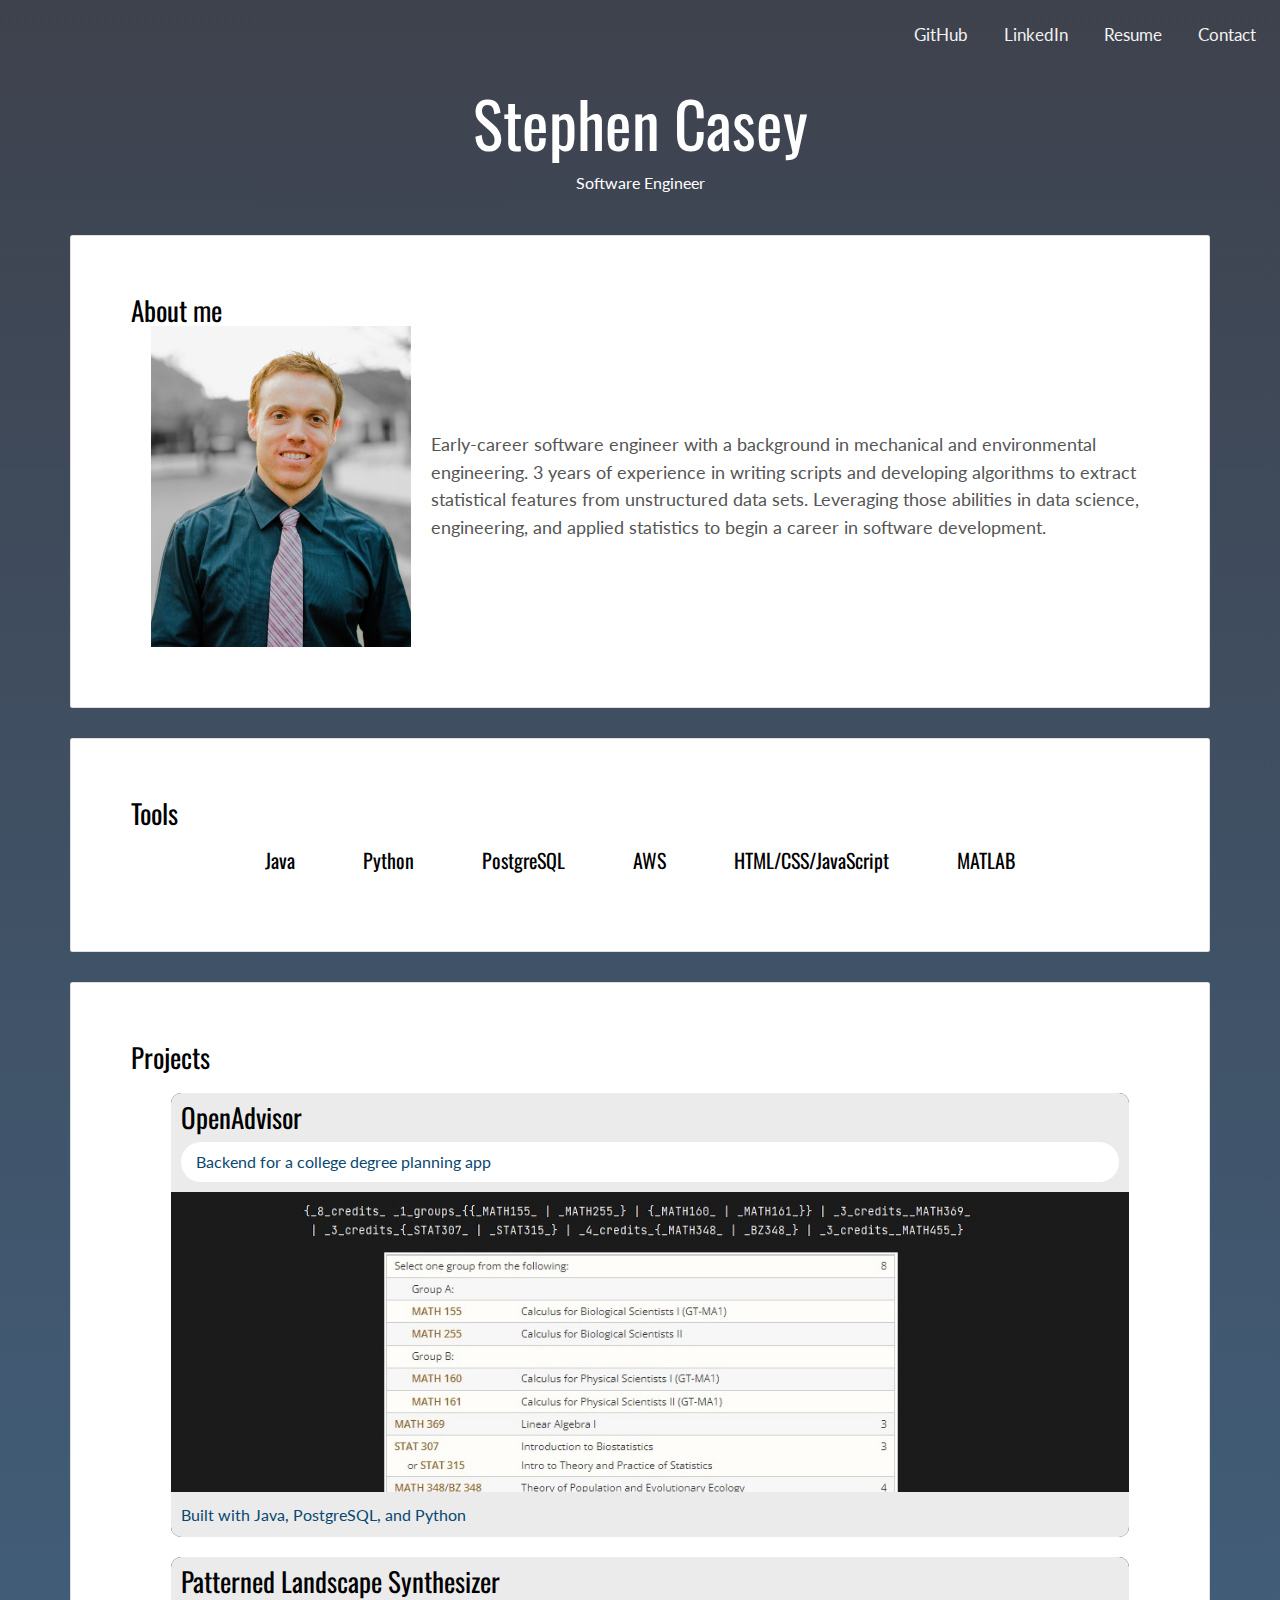
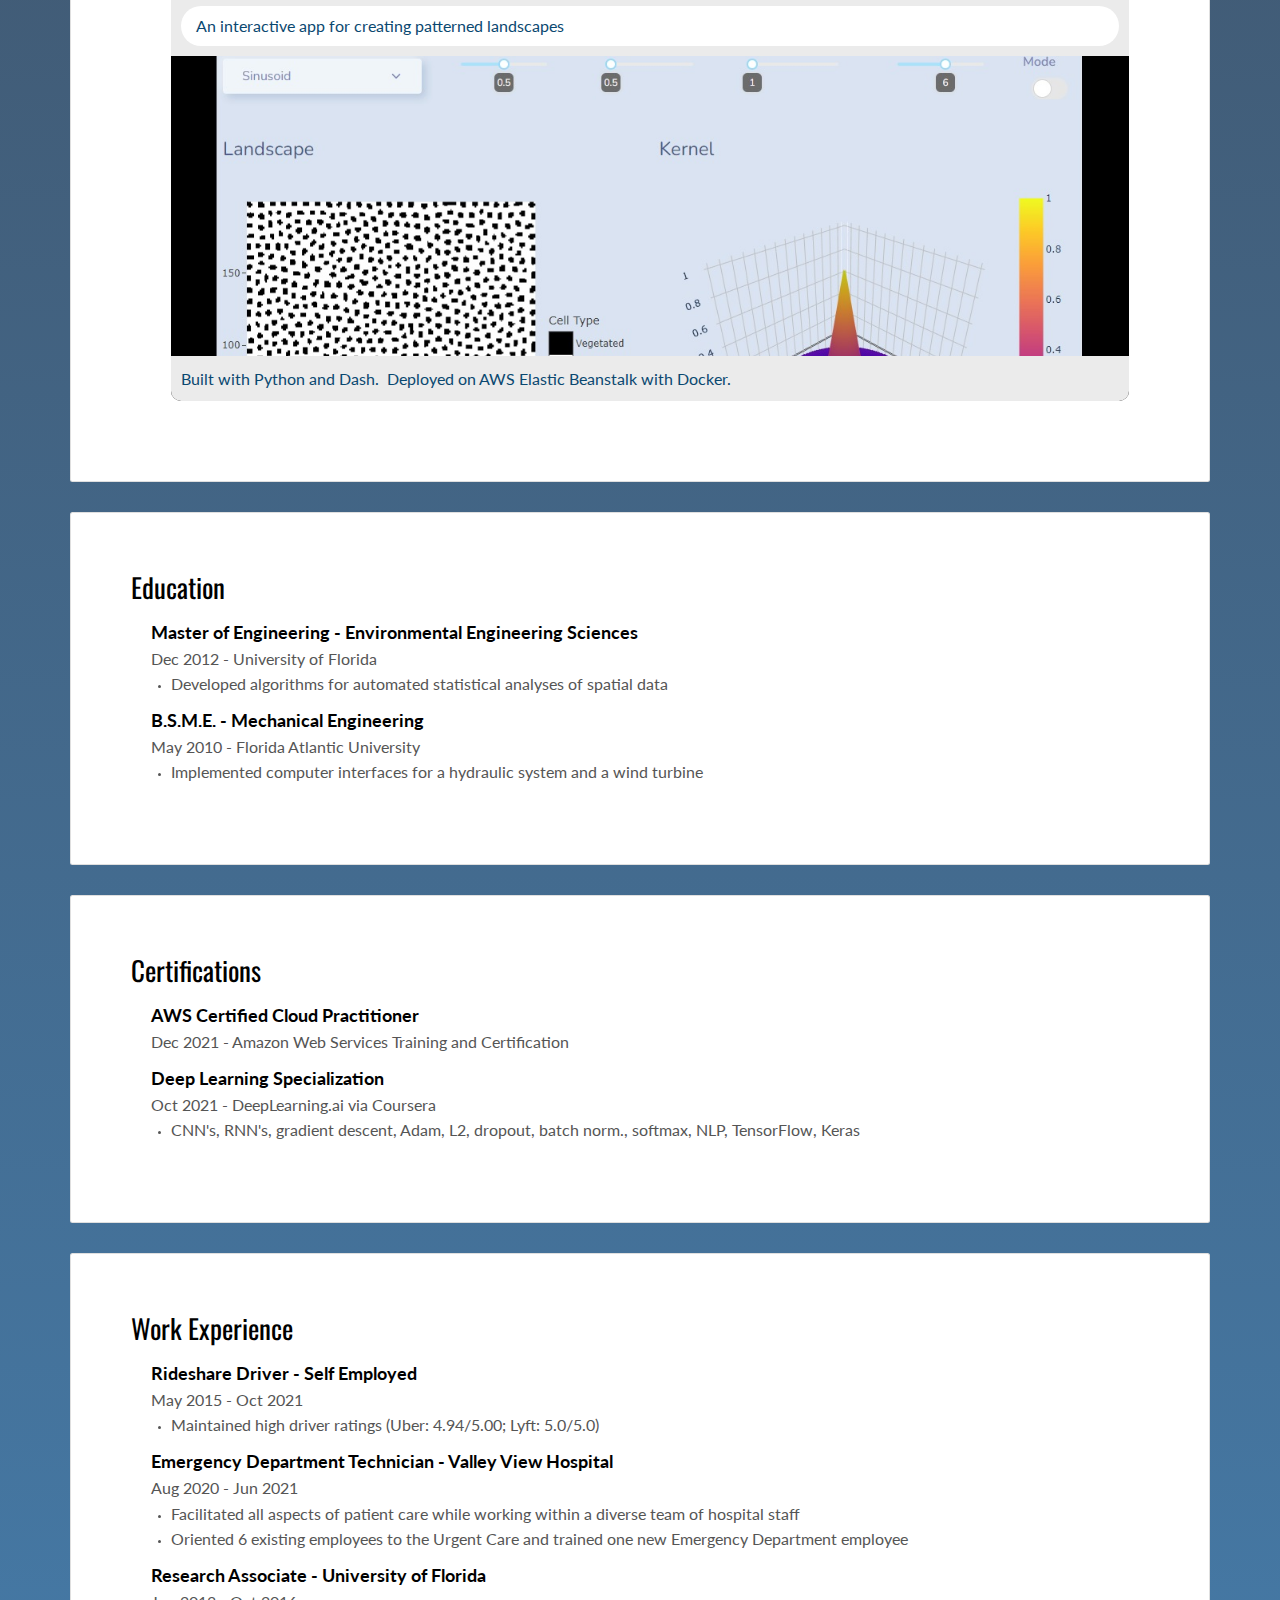
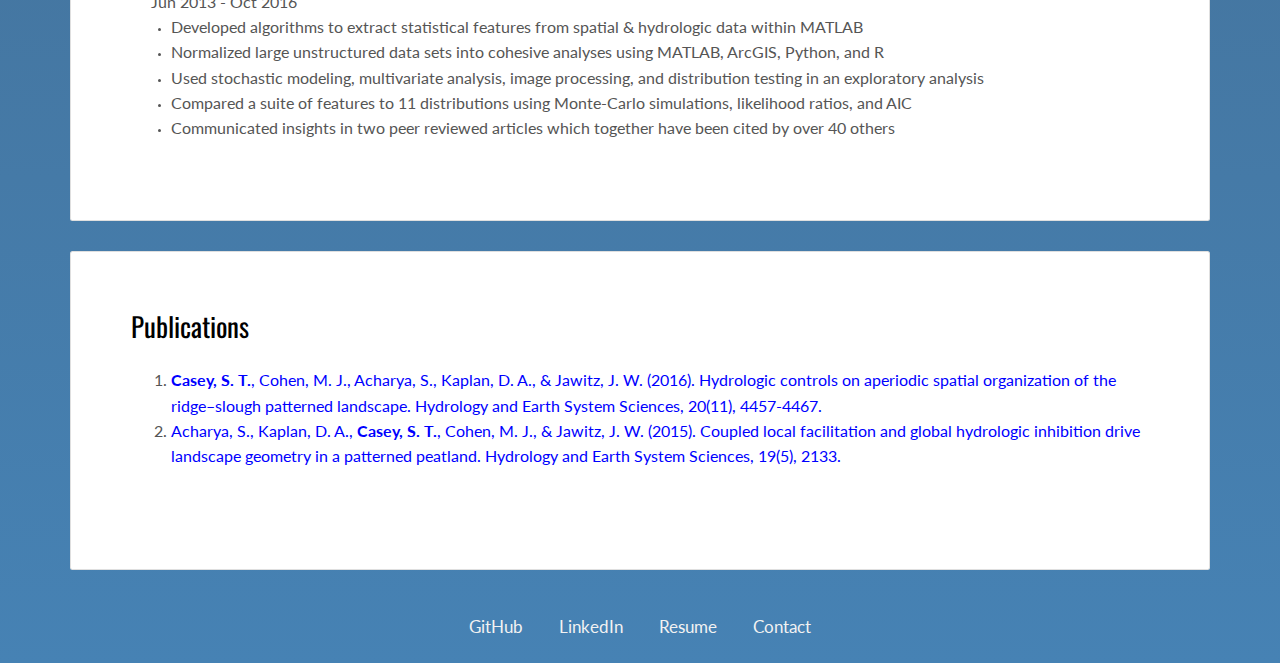
<file: nginx/website/index.html>
<!DOCTYPE html>
<html lang="en">

<head>
    <meta charset="UTF-8">
    <meta content="width=device-width,initial-scale=1" name="viewport">
    <title>Stephen Casey - Software Engineer</title>
    <link href="./main.d8e0d294.css" rel="stylesheet">
</head>

<body class="">
<main class="content-wrapper">
    <div class="topnav">
        <a href="https://github.com/stephencasey/">GitHub</a>
        <a href="https://www.linkedin.com/in/steve-casey/">LinkedIn</a>
        <a href="./assets/Resume_StephenCasey.docx">Resume</a>
        <a href="mailto: stephen.thornhill.casey@gmail.com">Contact</a>
    </div>

    <header class="white-text-container section-container">
        <div class="text-center">
            <h1>Stephen Casey</h1>
            <p>Software Engineer</p>
        </div>
    </header>

    <!-- Add your site or app content here -->

    <div class="container">
        <div>
            <div>
                <div class="card">
                    <div class="card-block">
                        <h2>About me</h2>
                        <div style="display: flex; flex-direction: row; flex-wrap: wrap; align-items: center">
                            <div style="flex: 300px 1; padding: 0 20px; max-width: 300px; vertical-align: top"><img
                                    alt="" class="img-responsive" src="./assets/images/img-01.jpg" style="float: left;">
                            </div>
                            <div style="flex: 20px 2; align-items: center; font-size: 1.1em">
                                Early-career software engineer with a background in mechanical and
                                environmental engineering. 3 years of experience in writing scripts and
                                developing algorithms to extract statistical features from unstructured data sets.
                                Leveraging those abilities in data science, engineering, and applied statistics to
                                begin a career in software development.
                            </div>

                            <div>
                            </div>
                        </div>
                    </div>
                </div>

                <div class="card">
                    <div class="card-block">
                        <h2>Tools</h2>
                        <div style="display: flex; justify-content: space-around; flex-wrap: wrap; text-align: center;
                        margin:20px 100px">
                            <h2 class="h3">Java</h2>
                            <h2 class="h3">Python</h2>
                            <h2 class="h3">PostgreSQL</h2>
                            <h2 class="h3">AWS</h2>
                            <h2 class="h3">HTML/CSS/JavaScript</h2>
                            <h2 class="h3">MATLAB</h2>
                        </div>
                    </div>
                </div>

                <div class="card" id="portfolio">
                    <div class="card-block">
                        <h2>Projects</h2>
                        <div>

                            <a href="https://github.com/stephencasey/OpenAdvisor#readme">
                                <ul>
                                    <li class="booking-card" style="background-image: url(./assets/images/oa1.jpg);">
                                        <div class="informations-container">
                                            <h2 style="padding-bottom: 10px">OpenAdvisor</h2>
                                            <div class="more-information">
                                                <div class="info-and-date-container">
                                                    <div class="box date">
                                                        <p class="sub-title">Backend for a college degree planning app</p>
                                                    </div>
                                                </div>
                                            </div>
                                        </div>
                                        <div class="book-container">
                                            <div class="content">
                                                <button class="btn">View</button>
                                            </div>
                                        </div>
                                        <div class="informations-container">
                                            <p>Built with Java, PostgreSQL, and Python</p>
                                        </div>
                                    </li>
                                </ul>
                            </a>

                            <a href="http://landscape-patterns.stephentcasey.com/">
                                <ul>
                                    <li class="booking-card"
                                        style="background-image: url(./assets/images/patterned_landscape_app.jpg);">
                                        <div class="informations-container">
                                            <h2 style="padding-bottom: 10px">Patterned Landscape Synthesizer</h2>
                                            <div class="more-information">
                                                <div class="info-and-date-container">
                                                    <div class="box date">
                                                        <p class="sub-title">An interactive app for creating
                                                            patterned landscapes</p>
                                                    </div>
                                                </div>
                                            </div>
                                        </div>
                                        <div class="book-container">
                                            <div class="content">
                                                <button class="btn">View</button>
                                            </div>
                                        </div>
                                        <div class="informations-container">
                                            <p>Built with Python and Dash.&nbsp Deployed on AWS Elastic
                                                Beanstalk with Docker.</p>
                                        </div>
                                    </li>
                                </ul>
                            </a>

                        </div>
                    </div>
                </div>

                <div class="card">
                    <div class="card-block">
                        <h2>Education</h2>
                        <div class="indent-block">
                            <div>
                                <div class="education-experience">
                                    <h3 class="h5 date-title">Master of Engineering - Environmental Engineering
                                        Sciences</h3>
                                    <p class="date">Dec 2012 - University of Florida</p>
                                    <ul>
                                        <li>Developed algorithms for automated statistical analyses of spatial data</li>
                                    </ul>
                                </div>
                            </div>

                            <div>
                                <div class="education-experience">
                                    <h3 class="h5 date-title">B.S.M.E. - Mechanical Engineering</h3>
                                    <p class="date">May 2010 - Florida Atlantic University</p>
                                    <ul>
                                        <li>Implemented computer interfaces for a hydraulic system and a wind turbine
                                        </li>
                                    </ul>
                                </div>
                            </div>
                        </div>
                    </div>
                </div>


                <div class="card">
                    <div class="card-block">
                        <h2>Certifications</h2>
                        <div class="indent-block">
                            <div class="test-scores">
                                <h3 class="h5 date-title">AWS Certified Cloud Practitioner</h3>
                                <p>Dec 2021 - Amazon Web Services Training and Certification</p>
                            </div>

                            <div class="test-scores">
                                <h3 class="h5 date-title">Deep Learning Specialization</h3>
                                <p>Oct 2021 - DeepLearning.ai via Coursera</p>
                                <ul>
                                    <li><p>CNN's, RNN's, gradient descent, Adam, L2, dropout, batch norm., softmax, NLP,
                                        TensorFlow, Keras</p></li>
                                </ul>
                            </div>

                        </div>
                    </div>
                </div>

                <div class="card">
                    <div class="card-block">
                        <h2>Work Experience</h2>
                        <div class="indent-block">
                            <div>
                                <div class="work-experience">
                                    <h3 class="h5 date-title">Rideshare Driver - Self Employed</h3>
                                    <p class="date">May 2015 - Oct 2021</p>
                                    <ul>
                                        <li>Maintained high driver ratings (Uber: 4.94/5.00; Lyft: 5.0/5.0)</li>
                                    </ul>
                                </div>
                            </div>

                            <div>
                                <div class="work-experience">
                                    <h3 class="h5 date-title">Emergency Department Technician - Valley View
                                        Hospital</h3>
                                    <p class="date">Aug 2020 - Jun 2021</p>
                                    <ul>
                                        <li>Facilitated all aspects of patient care while working within a diverse team
                                            of hospital staff
                                        </li>
                                        <li>Oriented 6 existing employees to the Urgent Care and trained one new
                                            Emergency Department employee
                                        </li>
                                    </ul>
                                </div>
                            </div>

                            <div>
                                <div class="work-experience">
                                    <h3 class="h5 date-title">Research Associate - University of Florida</h3>
                                    <p class="date">Jun 2013 - Oct 2016</p>
                                    <ul>
                                        <li>Developed algorithms to extract statistical features from spatial &
                                            hydrologic data within MATLAB
                                        </li>
                                        <li>Normalized large unstructured data sets into cohesive analyses using
                                            MATLAB, ArcGIS, Python, and R
                                        </li>
                                        <li>Used stochastic modeling, multivariate analysis, image processing, and
                                            distribution testing in an exploratory analysis
                                        </li>
                                        <li>Compared a suite of features to 11 distributions using Monte-Carlo
                                            simulations, likelihood ratios, and AIC
                                        </li>
                                        <li>Communicated insights in two peer reviewed articles which together have
                                            been cited by over 40 others
                                        </li>
                                    </ul>
                                </div>
                            </div>

                        </div>
                    </div>
                </div>

                <div class="card">
                    <div class="card-block">
                        <h2>Publications</h2>
                        <br>
                        <div>
                            <div class="publications">
                                <ol>
                                    <li><a href="https://scholar.google.com/citations?user=KHMWi6cAAAAJ&hl=en"><strong>
                                        Casey, S. T.</strong>, Cohen, M. J., Acharya, S., Kaplan, D. A., & Jawitz, J. W.
                                        (2016). Hydrologic controls on aperiodic spatial organization of the
                                        ridge–slough patterned landscape. Hydrology and Earth System Sciences, 20(11),
                                        4457-4467.</a></li>
                                    <li><a href="https://scholar.google.com/citations?user=KHMWi6cAAAAJ&hl=en">Acharya,
                                        S., Kaplan, D. A., <strong>Casey, S. T.</strong>, Cohen, M. J., & Jawitz, J. W.
                                        (2015). Coupled local facilitation and global hydrologic inhibition drive
                                        landscape geometry in a patterned peatland. Hydrology and Earth System Sciences,
                                        19(5), 2133.</a></li>
                                </ol>
                            </div>
                            <br>
                        </div>
                    </div>
                </div>

                <div class="bottomnav">
                    <a href="https://github.com/stephencasey/">GitHub</a>
                    <a href="https://www.linkedin.com/in/steve-casey/">LinkedIn</a>
                    <a href="./assets/Resume_StephenCasey.docx">Resume</a>
                    <a href="mailto: stephen.thornhill.casey@gmail.com">Contact</a>
                </div>
            </div>
        </div>
    </div>

</main>
</file>
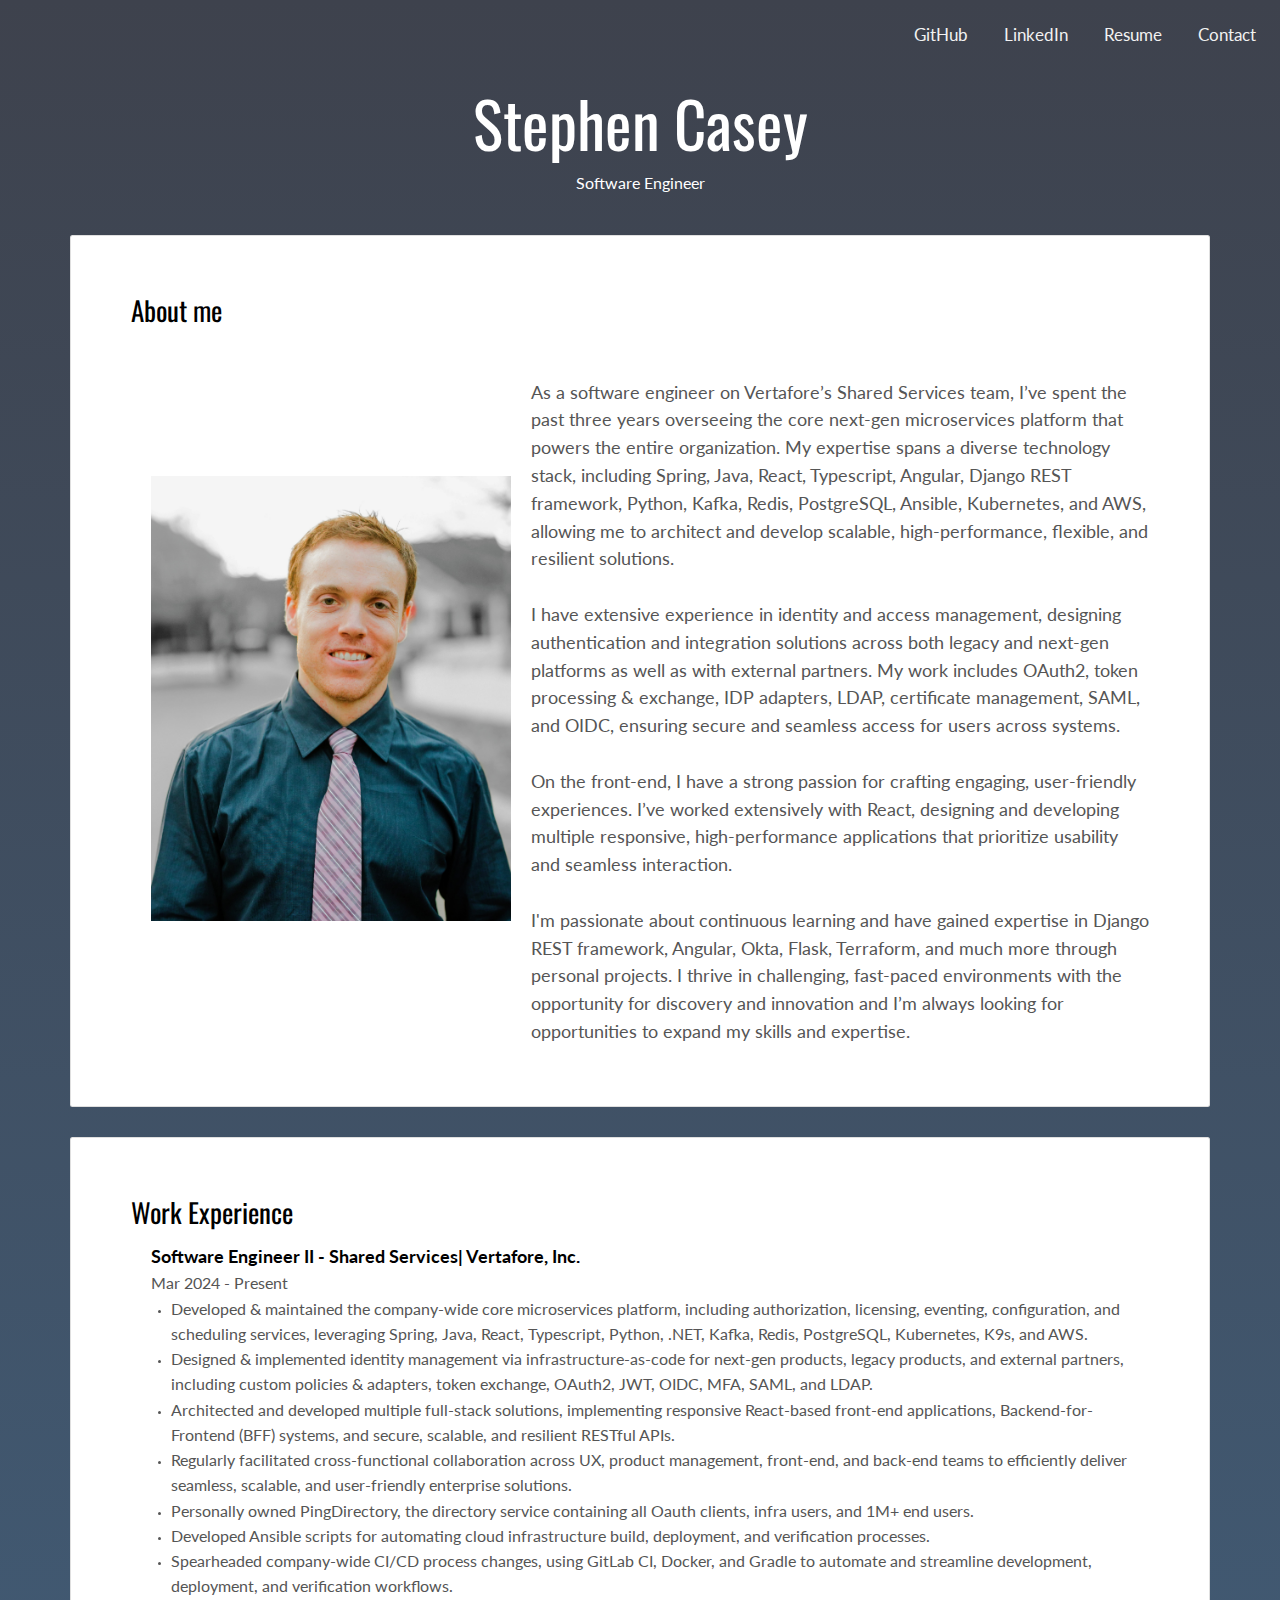
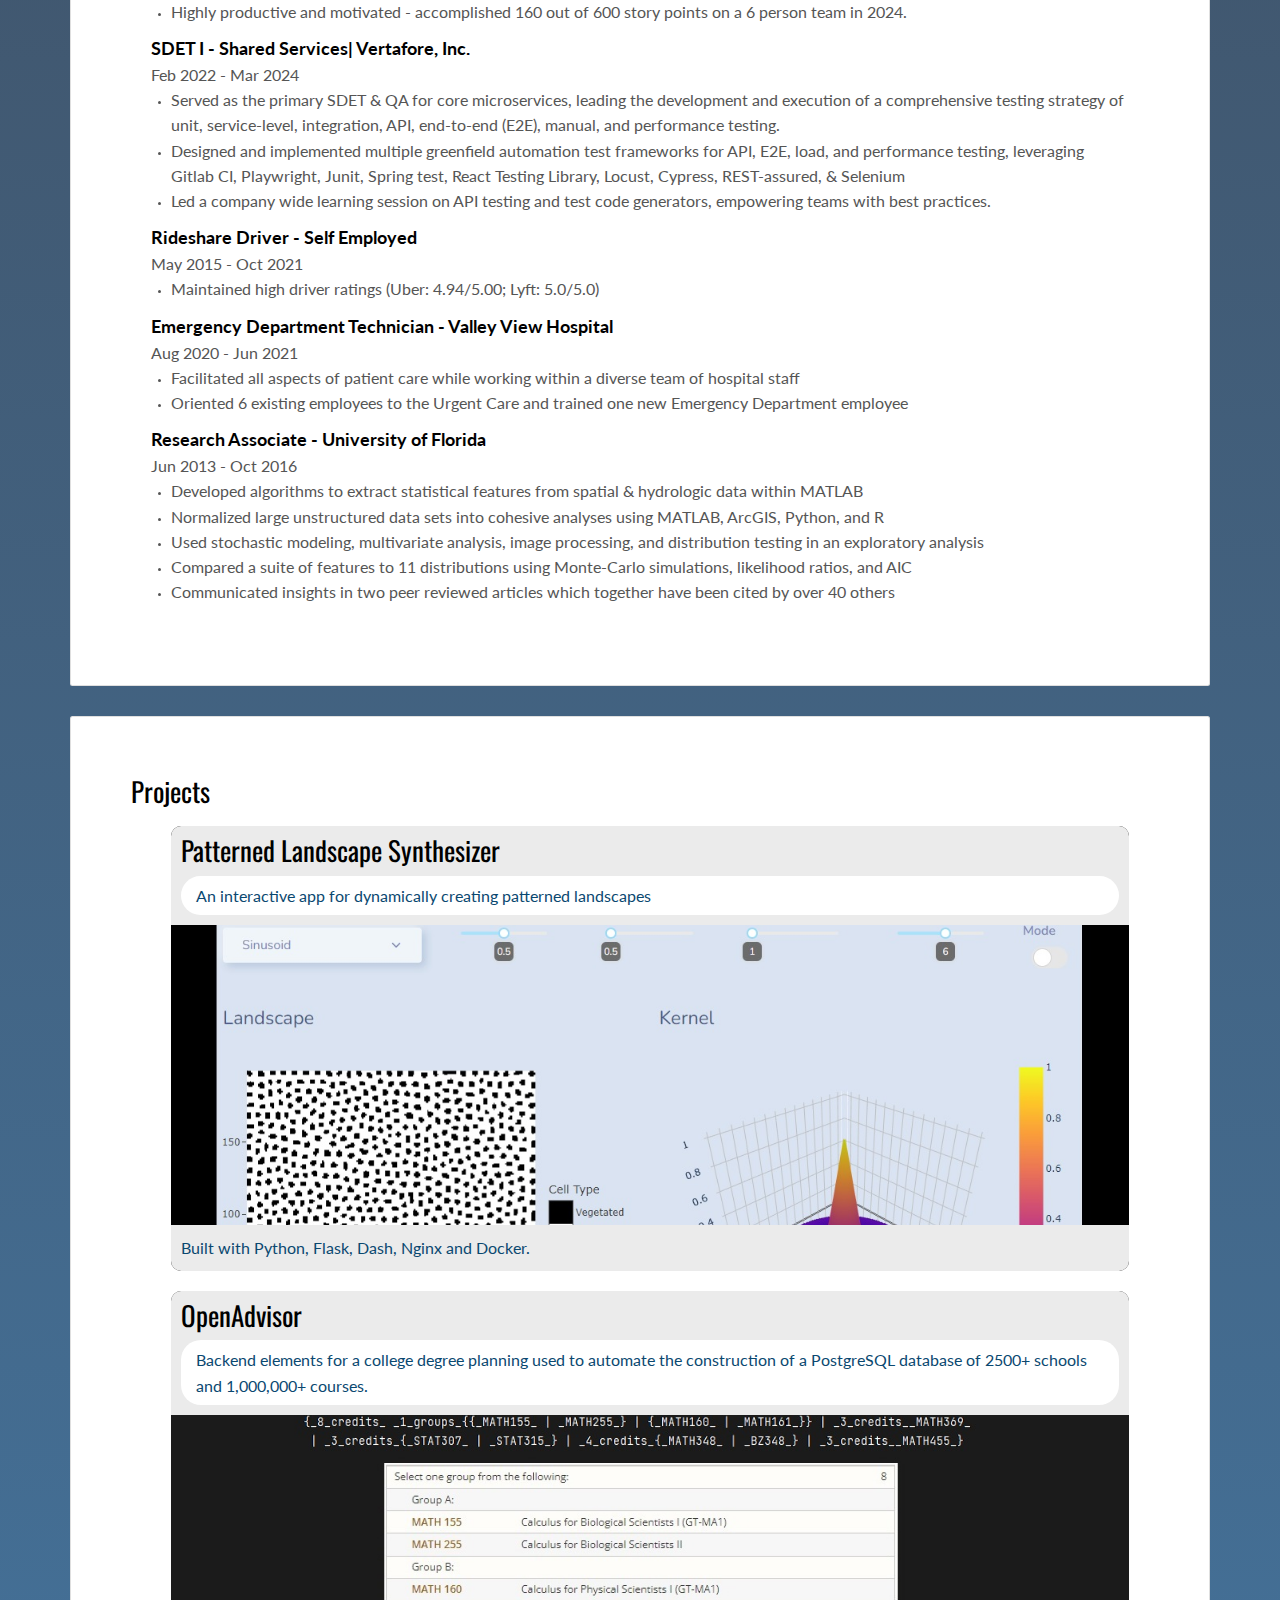
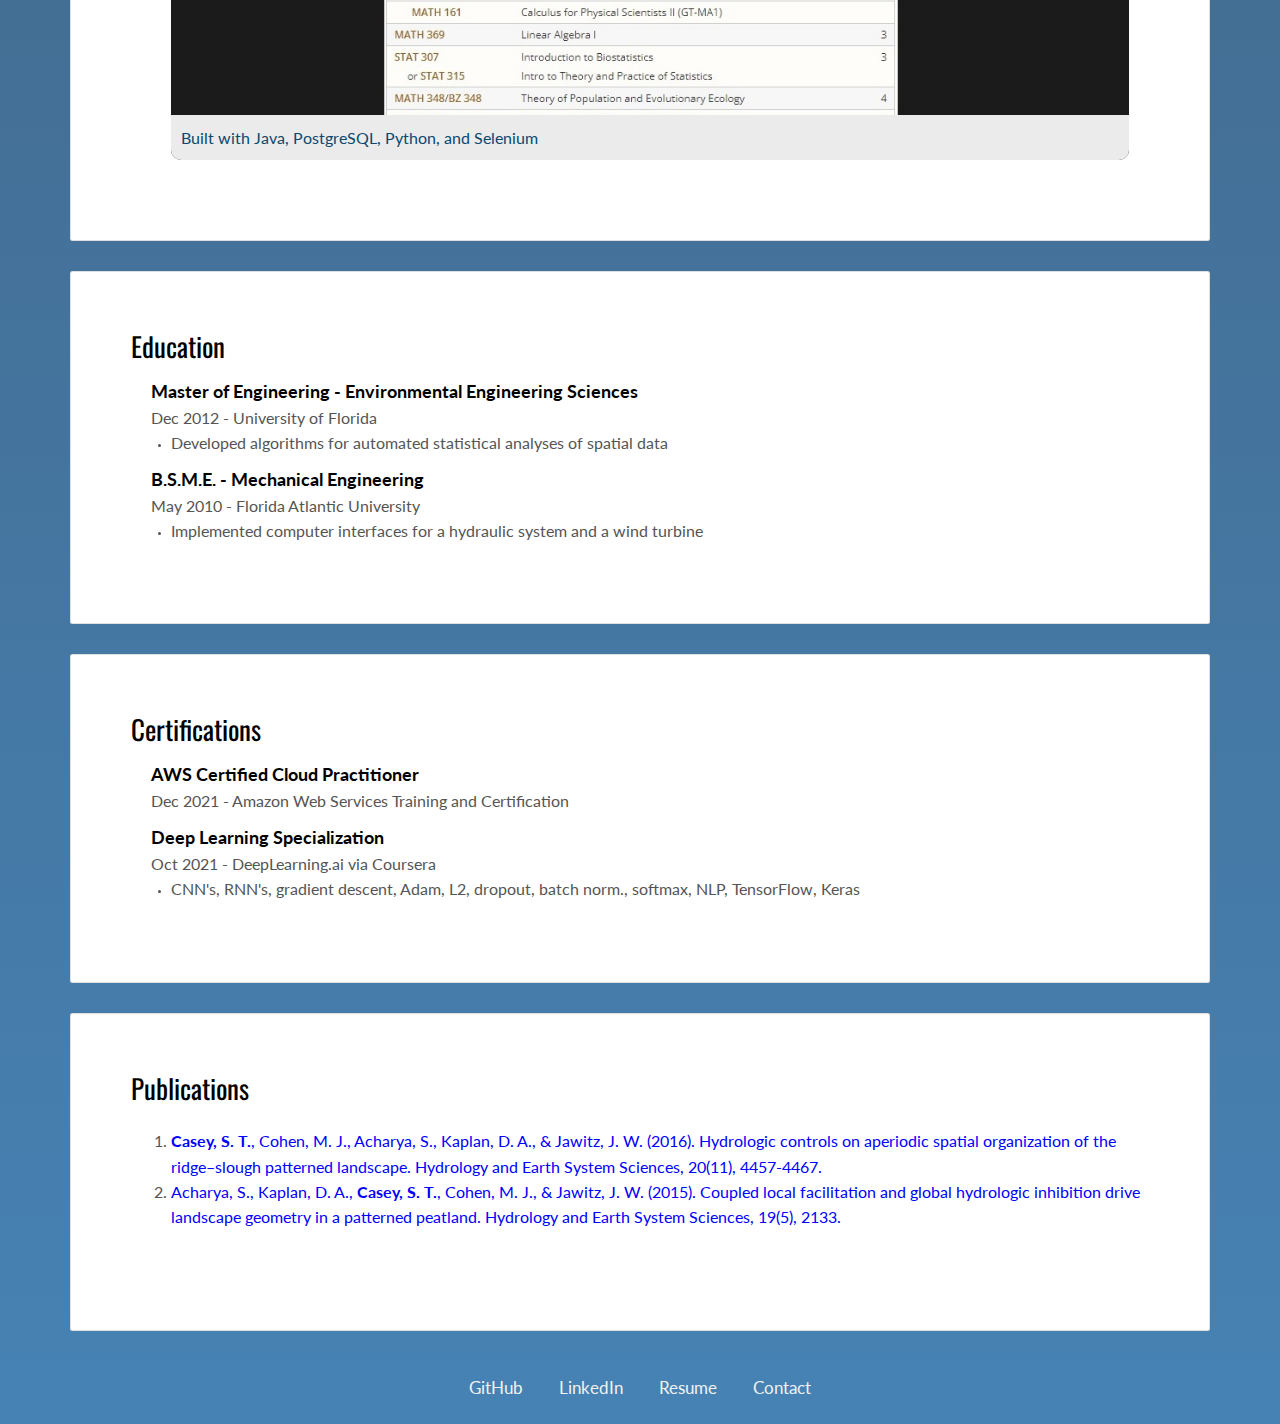
<file: nginx-certbot/nginx/website/index.html>
<!DOCTYPE html>
<html lang="en">
  <head>
    <meta charset="UTF-8" />
    <meta content="width=device-width,initial-scale=1" name="viewport" />
    <title>Stephen Casey - Software Engineer</title>
    <link href="./main.d8e0d294.css" rel="stylesheet" />
  </head>

  <body class="">
    <main class="content-wrapper">
      <div class="topnav">
        <a href="https://github.com/stephencasey/">GitHub</a>
        <a href="https://www.linkedin.com/in/steve-casey/">LinkedIn</a>
        <a href="./assets/Resume_StephenCasey.pdf">Resume</a>
        <a href="mailto: stephen.thornhill.casey@gmail.com">Contact</a>
      </div>

      <header class="white-text-container section-container">
        <div class="text-center">
          <h1>Stephen Casey</h1>
          <p>Software Engineer</p>
        </div>
      </header>

      <!-- Add your site or app content here -->

      <div class="container">
        <div>
          <div>
            <div class="card">
              <div class="card-block">
                <h2>About me</h2>
                <br />
                <div
                  style="
                    display: flex;
                    flex-direction: row;
                    flex-wrap: wrap;
                    align-items: center;
                    justify-content: center;
                  "
                >
                  <div
                    style="
                      flex: 300px 1;
                      padding: 0 20px;
                      max-width: 400px;
                      vertical-align: top;
                    "
                  >
                    <img
                      alt=""
                      class="img-responsive"
                      src="./assets/images/img-01.jpg"
                      style="float: left"
                    />
                  </div>
                  <div
                    style="
                      flex: 20px 2;
                      align-items: center;
                      font-size: 1.1em;
                      min-width: 400px;
                    "
                  >
                    <br />
                    <p>
                      As a software engineer on Vertafore’s Shared Services
                      team, I’ve spent the past three years overseeing the core
                      next-gen microservices platform that powers the entire
                      organization. My expertise spans a diverse technology
                      stack, including Spring, Java, React, Typescript, Angular,
                      Django REST framework, Python, Kafka, Redis, PostgreSQL,
                      Ansible, Kubernetes, and AWS, allowing me to architect and
                      develop scalable, high-performance, flexible, and
                      resilient solutions.
                    </p>
                    <br />
                    <p>
                      I have extensive experience in identity and access
                      management, designing authentication and integration
                      solutions across both legacy and next-gen platforms as
                      well as with external partners. My work includes OAuth2,
                      token processing & exchange, IDP adapters, LDAP,
                      certificate management, SAML, and OIDC, ensuring secure
                      and seamless access for users across systems.
                    </p>
                    <br />
                    <p>
                      On the front-end, I have a strong passion for crafting
                      engaging, user-friendly experiences. I’ve worked
                      extensively with React, designing and developing multiple
                      responsive, high-performance applications that prioritize
                      usability and seamless interaction.
                    </p>
                    <br />
                    <p>
                      I'm passionate about continuous learning and have gained
                      expertise in Django REST framework, Angular, Okta, Flask,
                      Terraform, and much more through personal projects. I
                      thrive in challenging, fast-paced environments with the
                      opportunity for discovery and innovation and I’m always
                      looking for opportunities to expand my skills and
                      expertise.
                    </p>
                  </div>

                  <div></div>
                </div>
              </div>
            </div>

            <div class="card">
              <div class="card-block">
                <h2>Work Experience</h2>
                <div class="indent-block">
                  <div>
                    <div class="work-experience">
                      <h3 class="h5 date-title">
                        Software Engineer II - Shared Services| Vertafore, Inc.
                      </h3>
                      <p class="date">Mar 2024 - Present</p>
                      <ul>
                        <li>
                          Developed & maintained the company-wide core
                          microservices platform, including authorization,
                          licensing, eventing, configuration, and scheduling
                          services, leveraging Spring, Java, React, Typescript,
                          Python, .NET, Kafka, Redis, PostgreSQL, Kubernetes,
                          K9s, and AWS.
                        </li>
                        <li>
                          Designed & implemented identity management via
                          infrastructure-as-code for next-gen products, legacy
                          products, and external partners, including custom
                          policies & adapters, token exchange, OAuth2, JWT,
                          OIDC, MFA, SAML, and LDAP.
                        </li>
                        <li>
                          Architected and developed multiple full-stack
                          solutions, implementing responsive React-based
                          front-end applications, Backend-for-Frontend (BFF)
                          systems, and secure, scalable, and resilient RESTful
                          APIs.
                        </li>
                        <li>
                          Regularly facilitated cross-functional collaboration
                          across UX, product management, front-end, and back-end
                          teams to efficiently deliver seamless, scalable, and
                          user-friendly enterprise solutions.
                        </li>
                        <li>
                          Personally owned PingDirectory, the directory service
                          containing all Oauth clients, infra users, and 1M+ end
                          users.
                        </li>
                        <li>
                          Developed Ansible scripts for automating cloud
                          infrastructure build, deployment, and verification
                          processes.
                        </li>
                        <li>
                          Spearheaded company-wide CI/CD process changes, using
                          GitLab CI, Docker, and Gradle to automate and
                          streamline development, deployment, and verification
                          workflows.
                        </li>
                        <li>
                          Highly productive and motivated - accomplished 160 out
                          of 600 story points on a 6 person team in 2024.
                        </li>
                      </ul>
                    </div>
                  </div>
                  <div>
                    <div class="work-experience">
                      <h3 class="h5 date-title">
                        SDET I - Shared Services| Vertafore, Inc.
                      </h3>
                      <p class="date">Feb 2022 - Mar 2024</p>
                      <ul>
                        <li>
                          Served as the primary SDET & QA for core
                          microservices, leading the development and execution
                          of a comprehensive testing strategy of unit,
                          service-level, integration, API, end-to-end (E2E),
                          manual, and performance testing.
                        </li>
                        <li>
                          Designed and implemented multiple greenfield
                          automation test frameworks for API, E2E, load, and
                          performance testing, leveraging Gitlab CI, Playwright,
                          Junit, Spring test, React Testing Library, Locust,
                          Cypress, REST-assured, & Selenium
                        </li>
                        <li>
                          Led a company wide learning session on API testing and
                          test code generators, empowering teams with best
                          practices.
                        </li>
                      </ul>
                    </div>
                  </div>
                  <div>
                    <div class="work-experience">
                      <h3 class="h5 date-title">
                        Rideshare Driver - Self Employed
                      </h3>
                      <p class="date">May 2015 - Oct 2021</p>
                      <ul>
                        <li>
                          Maintained high driver ratings (Uber: 4.94/5.00; Lyft:
                          5.0/5.0)
                        </li>
                      </ul>
                    </div>
                  </div>
                  <div>
                    <div class="work-experience">
                      <h3 class="h5 date-title">
                        Emergency Department Technician - Valley View Hospital
                      </h3>
                      <p class="date">Aug 2020 - Jun 2021</p>
                      <ul>
                        <li>
                          Facilitated all aspects of patient care while working
                          within a diverse team of hospital staff
                        </li>
                        <li>
                          Oriented 6 existing employees to the Urgent Care and
                          trained one new Emergency Department employee
                        </li>
                      </ul>
                    </div>
                  </div>

                  <div>
                    <div class="work-experience">
                      <h3 class="h5 date-title">
                        Research Associate - University of Florida
                      </h3>
                      <p class="date">Jun 2013 - Oct 2016</p>
                      <ul>
                        <li>
                          Developed algorithms to extract statistical features
                          from spatial & hydrologic data within MATLAB
                        </li>
                        <li>
                          Normalized large unstructured data sets into cohesive
                          analyses using MATLAB, ArcGIS, Python, and R
                        </li>
                        <li>
                          Used stochastic modeling, multivariate analysis, image
                          processing, and distribution testing in an exploratory
                          analysis
                        </li>
                        <li>
                          Compared a suite of features to 11 distributions using
                          Monte-Carlo simulations, likelihood ratios, and AIC
                        </li>
                        <li>
                          Communicated insights in two peer reviewed articles
                          which together have been cited by over 40 others
                        </li>
                      </ul>
                    </div>
                  </div>
                </div>
              </div>
            </div>

            <div class="card" id="portfolio">
              <div class="card-block">
                <h2>Projects</h2>
                <div>
                  <a href="http://landscape-patterns.stephentcasey.com/">
                    <ul>
                      <li
                        class="booking-card"
                        style="
                          background-image: url(./assets/images/patterned_landscape_app.jpg);
                        "
                      >
                        <div class="informations-container">
                          <h2 style="padding-bottom: 10px">
                            Patterned Landscape Synthesizer
                          </h2>
                          <div class="more-information">
                            <div class="info-and-date-container">
                              <div class="box date">
                                <p class="sub-title">
                                  An interactive app for dynamically creating
                                  patterned landscapes
                                </p>
                              </div>
                            </div>
                          </div>
                        </div>
                        <div class="book-container">
                          <div class="content">
                            <button class="btn">View</button>
                          </div>
                        </div>
                        <div class="informations-container">
                          <p>
                            Built with Python, Flask, Dash, Nginx and Docker.
                          </p>
                        </div>
                      </li>
                    </ul>
                  </a>

                  <a href="https://github.com/stephencasey/OpenAdvisor#readme">
                    <ul>
                      <li
                        class="booking-card"
                        style="background-image: url(./assets/images/oa1.jpg)"
                      >
                        <div class="informations-container">
                          <h2 style="padding-bottom: 10px">OpenAdvisor</h2>
                          <div class="more-information">
                            <div class="info-and-date-container">
                              <div class="box date">
                                <p class="sub-title">
                                  Backend elements for a college degree planning
                                  used to automate the construction of a
                                  PostgreSQL database of 2500+ schools and
                                  1,000,000+ courses.
                                </p>
                              </div>
                            </div>
                          </div>
                        </div>
                        <div class="book-container">
                          <div class="content">
                            <button class="btn">View</button>
                          </div>
                        </div>
                        <div class="informations-container">
                          <p>
                            Built with Java, PostgreSQL, Python, and Selenium
                          </p>
                        </div>
                      </li>
                    </ul>
                  </a>
                </div>
              </div>
            </div>

            <div class="card">
              <div class="card-block">
                <h2>Education</h2>
                <div class="indent-block">
                  <div>
                    <div class="education-experience">
                      <h3 class="h5 date-title">
                        Master of Engineering - Environmental Engineering
                        Sciences
                      </h3>
                      <p class="date">Dec 2012 - University of Florida</p>
                      <ul>
                        <li>
                          Developed algorithms for automated statistical
                          analyses of spatial data
                        </li>
                      </ul>
                    </div>
                  </div>

                  <div>
                    <div class="education-experience">
                      <h3 class="h5 date-title">
                        B.S.M.E. - Mechanical Engineering
                      </h3>
                      <p class="date">May 2010 - Florida Atlantic University</p>
                      <ul>
                        <li>
                          Implemented computer interfaces for a hydraulic system
                          and a wind turbine
                        </li>
                      </ul>
                    </div>
                  </div>
                </div>
              </div>
            </div>

            <div class="card">
              <div class="card-block">
                <h2>Certifications</h2>
                <div class="indent-block">
                  <div class="test-scores">
                    <h3 class="h5 date-title">
                      AWS Certified Cloud Practitioner
                    </h3>
                    <p>
                      Dec 2021 - Amazon Web Services Training and Certification
                    </p>
                  </div>

                  <div class="test-scores">
                    <h3 class="h5 date-title">Deep Learning Specialization</h3>
                    <p>Oct 2021 - DeepLearning.ai via Coursera</p>
                    <ul>
                      <li>
                        <p>
                          CNN's, RNN's, gradient descent, Adam, L2, dropout,
                          batch norm., softmax, NLP, TensorFlow, Keras
                        </p>
                      </li>
                    </ul>
                  </div>
                </div>
              </div>
            </div>

            <div class="card">
              <div class="card-block">
                <h2>Publications</h2>
                <br />
                <div>
                  <div class="publications">
                    <ol>
                      <li>
                        <a
                          href="https://scholar.google.com/citations?user=KHMWi6cAAAAJ&hl=en"
                          ><strong> Casey, S. T.</strong>, Cohen, M. J.,
                          Acharya, S., Kaplan, D. A., & Jawitz, J. W. (2016).
                          Hydrologic controls on aperiodic spatial organization
                          of the ridge–slough patterned landscape. Hydrology and
                          Earth System Sciences, 20(11), 4457-4467.</a
                        >
                      </li>
                      <li>
                        <a
                          href="https://scholar.google.com/citations?user=KHMWi6cAAAAJ&hl=en"
                          >Acharya, S., Kaplan, D. A.,
                          <strong>Casey, S. T.</strong>, Cohen, M. J., & Jawitz,
                          J. W. (2015). Coupled local facilitation and global
                          hydrologic inhibition drive landscape geometry in a
                          patterned peatland. Hydrology and Earth System
                          Sciences, 19(5), 2133.</a
                        >
                      </li>
                    </ol>
                  </div>
                  <br />
                </div>
              </div>
            </div>

            <div class="bottomnav">
              <a href="https://github.com/stephencasey/">GitHub</a>
              <a href="https://www.linkedin.com/in/steve-casey/">LinkedIn</a>
              <a href="./assets/Resume_StephenCasey.docx">Resume</a>
              <a href="mailto: stephen.thornhill.casey@gmail.com">Contact</a>
            </div>
          </div>
        </div>
      </div>
    </main>
  </body>
</html>
</file>
<file: nginx/website/main.d8e0d294.css>
@import url(https://fonts.googleapis.com/css?family=Lato:400,700|Oswald);@import url(https://maxcdn.bootstrapcdn.com/font-awesome/4.7.0/css/font-awesome.min.css);/*!
 * Bootstrap v3.3.7 (http://getbootstrap.com)
 * Copyright 2011-2016 Twitter, Inc.
 * Licensed under MIT (https://github.com/twbs/bootstrap/blob/master/LICENSE)
 */

/*! Source: https://github.com/h5bp/html5-boilerplate/blob/master/src/css/main.css */@media print{*,:after,:before{background:transparent!important;color:white!important;box-shadow:none!important;text-shadow:none!important}a,a:visited{text-decoration:underline}a[href]:after{content:" (" attr(href) ")"}abbr[title]:after{content:" (" attr(title) ")"}a[href^="#"]:after,a[href^="javascript:"]:after{content:""}blockquote,pre{border:1px solid #999;page-break-inside:avoid}thead{display:table-header-group}img,tr{page-break-inside:avoid}img{max-width:100%!important}h2,h3,p{orphans:3;widows:3}h2,h3{page-break-after:avoid}.navbar{display:none}.btn>.caret,.dropup>.btn>.caret{border-top-color:#000!important}.label{border:1px solid #000}.table{border-collapse:collapse!important}.table td,.table th{background-color:white!important}.table-bordered td,.table-bordered th{border:1px solid #ddd!important}}*,:after,:before{-webkit-box-sizing:border-box;-moz-box-sizing:border-box;box-sizing:border-box}html{font-size:10px;-webkit-tap-highlight-color:transparent}body{font-family:Lato,Helvetica,Arial,sans-serif;font-size:16px;line-height:1.58;color:#555;background-color:white}button,input,select,textarea{font-family:inherit;font-size:inherit;line-height:inherit}a{color:blue;text-decoration:none}a:focus,a:hover{;}a:focus{outline:5px auto -webkit-focus-ring-color;outline-offset:-2px}figure{margin:0}img{vertical-align:middle}.img-responsive{display:block;max-width:100%;height:auto}.img-rounded{border-radius:6px}.img-thumbnail{padding:4px;line-height:1.58;background-color:white;border:1px solid #ddd;border-radius:4px;-webkit-transition:all .2s ease-in-out;-o-transition:all .2s ease-in-out;transition:all .2s ease-in-out;display:inline-block;max-width:100%;height:auto}.img-circle{border-radius:50%}hr{margin-top:25px;margin-bottom:25px;border:0;border-top:1px solid #eee}.sr-only{position:absolute;width:1px;height:1px;margin:-1px;padding:0;overflow:hidden;clip:rect(0,0,0,0);border:0}.sr-only-focusable:active,.sr-only-focusable:focus{position:static;width:auto;height:auto;margin:0;overflow:visible;clip:auto}[role=button]{cursor:pointer}.h1,.h2,.h3,.h4,.h5,.h6,h1,h2,h3,h4,h5,h6{font-family:Oswald,Helvetica,Arial,sans-serif;font-weight:400;line-height:1.1;color:#000}.h1 .small,.h1 small,.h2 .small,.h2 small,.h3 .small,.h3 small,.h4 .small,.h4 small,.h5 .small,.h5 small,.h6 .small,.h6 small,h1 .small,h1 small,h2 .small,h2 small,h3 .small,h3 small,h4 .small,h4 small,h5 .small,h5 small,h6 .small,h6 small{font-weight:400;line-height:1;color:#777}.h1,.h2,.h3,h1,h2,h3{margin-top:25px;margin-bottom:12.5px}.h1 .small,.h1 small,.h2 .small,.h2 small,.h3 .small,.h3 small,h1 .small,h1 small,h2 .small,h2 small,h3 .small,h3 small{font-size:65%}.h4,.h5,.h6,h4,h5,h6{margin-top:12.5px;margin-bottom:12.5px}.h4 .small,.h4 small,.h5 .small,.h5 small,.h6 .small,.h6 small,h4 .small,h4 small,h5 .small,h5 small,h6 .small,h6 small{font-size:75%}.h1,h1{font-size:63px}.h2,h2{font-size:27px}.h3,.h4,h3,h4{font-size:20px}.h5,h5{font-size:18px}.h6,h6{font-size:14px}p{margin:0 0 0}.lead{margin-bottom:25px;font-size:18px;font-weight:300;line-height:1.4}@media (min-width:768px){.lead{font-size:24px}}.small,small{font-size:87%}.mark,mark{background-color:white;padding:.2em}.text-left{text-align:left}.text-right{text-align:right}.text-center{text-align:center}.text-justify{text-align:justify}.text-nowrap{white-space:nowrap}.text-lowercase{text-transform:lowercase}.initialism,.text-uppercase{text-transform:uppercase}.text-capitalize{text-transform:capitalize}.text-muted{color:#777}.text-primary{color:blue}a.text-primary:focus,a.text-primary:hover{color:#cc004d}.text-success{color:white}a.text-success:focus,a.text-success:hover{color:#e6e6e6}.text-info{color:#31708f}a.text-info:focus,a.text-info:hover{color:#245269}.text-warning{color:#8a6d3b}a.text-warning:focus,a.text-warning:hover{color:#66512c}.text-danger{color:white}a.text-danger:focus,a.text-danger:hover{color:#e6e6e6}.bg-primary{color:white;background-color:white}a.bg-primary:focus,a.bg-primary:hover{background-color:white}.bg-success{background-color:#87e329}a.bg-success:focus,a.bg-success:hover{background-color:#6dc019}.bg-info{background-color:#d9edf7}a.bg-info:focus,a.bg-info:hover{background-color:#afd9ee}.bg-warning{background-color:#fcf8e3}a.bg-warning:focus,a.bg-warning:hover{background-color:#f7ecb5}.bg-danger{background-color:#ff2c74}a.bg-danger:focus,a.bg-danger:hover{background-color:#f80055}.page-header{padding-bottom:11.5px;margin:50px 0 25px;border-bottom:1px solid #eee}ol,ul{margin-top:0;margin-bottom:15px}ol ol,ol ul,ul ol,ul ul{margin-bottom:0}.list-inline,.list-unstyled{padding-left:0;list-style:none}.list-inline{margin-left:-5px}.list-inline>li{display:inline-block;padding-left:5px;padding-right:5px}dl{margin-top:0;margin-bottom:25px}dd,dt{line-height:1.58}dt{font-weight:700}dd{margin-left:0}.dl-horizontal dd:after,.dl-horizontal dd:before{content:" ";display:table}.dl-horizontal dd:after{clear:both}@media (min-width:768px){.dl-horizontal dt{float:left;width:160px;clear:left;text-align:right;overflow:hidden;text-overflow:ellipsis;white-space:nowrap}.dl-horizontal dd{margin-left:180px}}abbr[data-original-title],abbr[title]{cursor:help;border-bottom:1px dotted #777}.initialism{font-size:90%}blockquote{padding:12.5px 25px;margin:0 0 25px;font-size:20px;border-left:5px solid #eee}blockquote ol:last-child,blockquote p:last-child,blockquote ul:last-child{margin-bottom:0}blockquote .small,blockquote footer,blockquote small{display:block;font-size:80%;line-height:1.58;color:#777}blockquote .small:before,blockquote footer:before,blockquote small:before{content:"\2014   \A0"}.blockquote-reverse,blockquote.pull-right{padding-right:15px;padding-left:0;border-right:5px solid #eee;border-left:0;text-align:right}.blockquote-reverse .small:before,.blockquote-reverse footer:before,.blockquote-reverse small:before,blockquote.pull-right .small:before,blockquote.pull-right footer:before,blockquote.pull-right small:before{content:""}.blockquote-reverse .small:after,.blockquote-reverse footer:after,.blockquote-reverse small:after,blockquote.pull-right .small:after,blockquote.pull-right footer:after,blockquote.pull-right small:after{content:"\A0   \2014"}address{margin-bottom:25px;font-style:normal;line-height:1.58}code,kbd,pre,samp{font-family:Menlo,Monaco,Consolas,Courier New,monospace}code{color:#c7254e;background-color:#f9f2f4;border-radius:4px}code,kbd{padding:2px 4px;font-size:90%}kbd{color:white;background-color:#333;border-radius:3px;box-shadow:inset 0 -1px 0 rgba(0,0,0,.25)}kbd kbd{padding:0;font-size:100%;font-weight:700;box-shadow:none}pre{display:block;padding:12px;margin:0 0 12.5px;font-size:15px;line-height:1.58;word-break:break-all;word-wrap:break-word;color:#333;background-color:#f5f5f5;border:1px solid #ccc;border-radius:4px}pre code{padding:0;font-size:inherit;color:inherit;white-space:pre-wrap;background-color:transparent;border-radius:0}.pre-scrollable{max-height:340px;overflow-y:scroll}.container{margin-right:auto;margin-left:auto;padding-left:15px;padding-right:15px}.container:after,.container:before{content:" ";display:table}.container:after{clear:both}@media (min-width:768px){.container{width:750px}}@media (min-width:992px){.container{width:970px}}@media (min-width:1200px){.container{width:1170px}}.container-fluid{margin-right:auto;margin-left:auto;padding-left:15px;padding-right:15px}.container-fluid:after,.container-fluid:before{content:" ";display:table}.container-fluid:after{clear:both}.row{margin-left:-15px;margin-right:-15px}.row:after,.row:before{content:" ";display:table}.row:after{clear:both}.col-lg-1,.col-lg-2,.col-lg-3,.col-lg-4,.col-lg-5,.col-lg-6,.col-lg-7,.col-lg-8,.col-lg-9,.col-lg-10,.col-lg-11,.col-lg-12,.col-md-1,.col-md-2,.col-md-3,.col-md-4,.col-md-5,.col-md-6,.col-md-7,.col-md-8,.col-md-9,.col-md-10,.col-md-11,.col-md-12,.col-sm-1,.col-sm-2,.col-sm-3,.col-sm-4,.col-sm-5,.col-sm-6,.col-sm-7,.col-sm-8,.col-sm-9,.col-sm-10,.col-sm-11,.col-sm-12,.col-xs-1,.col-xs-2,.col-xs-3,.col-xs-4,.col-xs-5,.col-xs-6,.col-xs-7,.col-xs-8,.col-xs-9,.col-xs-10,.col-xs-11,.col-xs-12{position:relative;min-height:1px;padding-left:15px;padding-right:15px}.col-xs-1,.col-xs-2,.col-xs-3,.col-xs-4,.col-xs-5,.col-xs-6,.col-xs-7,.col-xs-8,.col-xs-9,.col-xs-10,.col-xs-11,.col-xs-12{float:left}.col-xs-1{width:8.33333%}.col-xs-2{width:16.66667%}.col-xs-3{width:25%}.col-xs-4{width:33.33333%}.col-xs-5{width:41.66667%}.col-xs-6{width:50%}.col-xs-7{width:58.33333%}.col-xs-8{width:66.66667%}.col-xs-9{width:75%}.col-xs-10{width:83.33333%}.col-xs-11{width:91.66667%}.col-xs-12{width:100%}.col-xs-pull-0{right:auto}.col-xs-pull-1{right:8.33333%}.col-xs-pull-2{right:16.66667%}.col-xs-pull-3{right:25%}.col-xs-pull-4{right:33.33333%}.col-xs-pull-5{right:41.66667%}.col-xs-pull-6{right:50%}.col-xs-pull-7{right:58.33333%}.col-xs-pull-8{right:66.66667%}.col-xs-pull-9{right:75%}.col-xs-pull-10{right:83.33333%}.col-xs-pull-11{right:91.66667%}.col-xs-pull-12{right:100%}.col-xs-push-0{left:auto}.col-xs-push-1{left:8.33333%}.col-xs-push-2{left:16.66667%}.col-xs-push-3{left:25%}.col-xs-push-4{left:33.33333%}.col-xs-push-5{left:41.66667%}.col-xs-push-6{left:50%}.col-xs-push-7{left:58.33333%}.col-xs-push-8{left:66.66667%}.col-xs-push-9{left:75%}.col-xs-push-10{left:83.33333%}.col-xs-push-11{left:91.66667%}.col-xs-push-12{left:100%}.col-xs-offset-0{margin-left:0}.col-xs-offset-1{margin-left:8.33333%}.col-xs-offset-2{margin-left:16.66667%}.col-xs-offset-3{margin-left:25%}.col-xs-offset-4{margin-left:33.33333%}.col-xs-offset-5{margin-left:41.66667%}.col-xs-offset-6{margin-left:50%}.col-xs-offset-7{margin-left:58.33333%}.col-xs-offset-8{margin-left:66.66667%}.col-xs-offset-9{margin-left:75%}.col-xs-offset-10{margin-left:83.33333%}.col-xs-offset-11{margin-left:91.66667%}.col-xs-offset-12{margin-left:100%}@media (min-width:768px){.col-sm-1,.col-sm-2,.col-sm-3,.col-sm-4,.col-sm-5,.col-sm-6,.col-sm-7,.col-sm-8,.col-sm-9,.col-sm-10,.col-sm-11,.col-sm-12{float:left}.col-sm-1{width:8.33333%}.col-sm-2{width:16.66667%}.col-sm-3{width:25%}.col-sm-4{width:33.33333%}.col-sm-5{width:41.66667%}.col-sm-6{width:50%}.col-sm-7{width:58.33333%}.col-sm-8{width:66.66667%}.col-sm-9{width:75%}.col-sm-10{width:83.33333%}.col-sm-11{width:91.66667%}.col-sm-12{width:100%}.col-sm-pull-0{right:auto}.col-sm-pull-1{right:8.33333%}.col-sm-pull-2{right:16.66667%}.col-sm-pull-3{right:25%}.col-sm-pull-4{right:33.33333%}.col-sm-pull-5{right:41.66667%}.col-sm-pull-6{right:50%}.col-sm-pull-7{right:58.33333%}.col-sm-pull-8{right:66.66667%}.col-sm-pull-9{right:75%}.col-sm-pull-10{right:83.33333%}.col-sm-pull-11{right:91.66667%}.col-sm-pull-12{right:100%}.col-sm-push-0{left:auto}.col-sm-push-1{left:8.33333%}.col-sm-push-2{left:16.66667%}.col-sm-push-3{left:25%}.col-sm-push-4{left:33.33333%}.col-sm-push-5{left:41.66667%}.col-sm-push-6{left:50%}.col-sm-push-7{left:58.33333%}.col-sm-push-8{left:66.66667%}.col-sm-push-9{left:75%}.col-sm-push-10{left:83.33333%}.col-sm-push-11{left:91.66667%}.col-sm-push-12{left:100%}.col-sm-offset-0{margin-left:0}.col-sm-offset-1{margin-left:8.33333%}.col-sm-offset-2{margin-left:16.66667%}.col-sm-offset-3{margin-left:25%}.col-sm-offset-4{margin-left:33.33333%}.col-sm-offset-5{margin-left:41.66667%}.col-sm-offset-6{margin-left:50%}.col-sm-offset-7{margin-left:58.33333%}.col-sm-offset-8{margin-left:66.66667%}.col-sm-offset-9{margin-left:75%}.col-sm-offset-10{margin-left:83.33333%}.col-sm-offset-11{margin-left:91.66667%}.col-sm-offset-12{margin-left:100%}}@media (min-width:992px){.col-md-1,.col-md-2,.col-md-3,.col-md-4,.col-md-5,.col-md-6,.col-md-7,.col-md-8,.col-md-9,.col-md-10,.col-md-11,.col-md-12{float:left}.col-md-1{width:8.33333%}.col-md-2{width:16.66667%}.col-md-3{width:25%}.col-md-4{width:33.33333%}.col-md-5{width:41.66667%}.col-md-6{width:50%}.col-md-7{width:58.33333%}.col-md-8{width:66.66667%}.col-md-9{width:75%}.col-md-10{width:83.33333%}.col-md-11{width:91.66667%}.col-md-12{width:100%}.col-md-pull-0{right:auto}.col-md-pull-1{right:8.33333%}.col-md-pull-2{right:16.66667%}.col-md-pull-3{right:25%}.col-md-pull-4{right:33.33333%}.col-md-pull-5{right:41.66667%}.col-md-pull-6{right:50%}.col-md-pull-7{right:58.33333%}.col-md-pull-8{right:66.66667%}.col-md-pull-9{right:75%}.col-md-pull-10{right:83.33333%}.col-md-pull-11{right:91.66667%}.col-md-pull-12{right:100%}.col-md-push-0{left:auto}.col-md-push-1{left:8.33333%}.col-md-push-2{left:16.66667%}.col-md-push-3{left:25%}.col-md-push-4{left:33.33333%}.col-md-push-5{left:41.66667%}.col-md-push-6{left:50%}.col-md-push-7{left:58.33333%}.col-md-push-8{left:66.66667%}.col-md-push-9{left:75%}.col-md-push-10{left:83.33333%}.col-md-push-11{left:91.66667%}.col-md-push-12{left:100%}.col-md-offset-0{margin-left:0}.col-md-offset-1{margin-left:8.33333%}.col-md-offset-2{margin-left:16.66667%}.col-md-offset-3{margin-left:25%}.col-md-offset-4{margin-left:33.33333%}.col-md-offset-5{margin-left:41.66667%}.col-md-offset-6{margin-left:50%}.col-md-offset-7{margin-left:58.33333%}.col-md-offset-8{margin-left:66.66667%}.col-md-offset-9{margin-left:75%}.col-md-offset-10{margin-left:83.33333%}.col-md-offset-11{margin-left:91.66667%}.col-md-offset-12{margin-left:100%}}@media (min-width:1200px){.col-lg-1,.col-lg-2,.col-lg-3,.col-lg-4,.col-lg-5,.col-lg-6,.col-lg-7,.col-lg-8,.col-lg-9,.col-lg-10,.col-lg-11,.col-lg-12{float:left}.col-lg-1{width:8.33333%}.col-lg-2{width:16.66667%}.col-lg-3{width:25%}.col-lg-4{width:33.33333%}.col-lg-5{width:41.66667%}.col-lg-6{width:50%}.col-lg-7{width:58.33333%}.col-lg-8{width:66.66667%}.col-lg-9{width:75%}.col-lg-10{width:83.33333%}.col-lg-11{width:91.66667%}.col-lg-12{width:100%}.col-lg-pull-0{right:auto}.col-lg-pull-1{right:8.33333%}.col-lg-pull-2{right:16.66667%}.col-lg-pull-3{right:25%}.col-lg-pull-4{right:33.33333%}.col-lg-pull-5{right:41.66667%}.col-lg-pull-6{right:50%}.col-lg-pull-7{right:58.33333%}.col-lg-pull-8{right:66.66667%}.col-lg-pull-9{right:75%}.col-lg-pull-10{right:83.33333%}.col-lg-pull-11{right:91.66667%}.col-lg-pull-12{right:100%}.col-lg-push-0{left:auto}.col-lg-push-1{left:8.33333%}.col-lg-push-2{left:16.66667%}.col-lg-push-3{left:25%}.col-lg-push-4{left:33.33333%}.col-lg-push-5{left:41.66667%}.col-lg-push-6{left:50%}.col-lg-push-7{left:58.33333%}.col-lg-push-8{left:66.66667%}.col-lg-push-9{left:75%}.col-lg-push-10{left:83.33333%}.col-lg-push-11{left:91.66667%}.col-lg-push-12{left:100%}.col-lg-offset-0{margin-left:0}.col-lg-offset-1{margin-left:8.33333%}.col-lg-offset-2{margin-left:16.66667%}.col-lg-offset-3{margin-left:25%}.col-lg-offset-4{margin-left:33.33333%}.col-lg-offset-5{margin-left:41.66667%}.col-lg-offset-6{margin-left:50%}.col-lg-offset-7{margin-left:58.33333%}.col-lg-offset-8{margin-left:66.66667%}.col-lg-offset-9{margin-left:75%}.col-lg-offset-10{margin-left:83.33333%}.col-lg-offset-11{margin-left:91.66667%}.col-lg-offset-12{margin-left:100%}}table{background-color:transparent}caption{padding-top:8px;padding-bottom:8px;color:#777}caption,th{text-align:left}.table{width:100%;max-width:100%;margin-bottom:25px}.table>tbody>tr>td,.table>tbody>tr>th,.table>tfoot>tr>td,.table>tfoot>tr>th,.table>thead>tr>td,.table>thead>tr>th{padding:8px;line-height:1.58;vertical-align:top;border-top:1px solid #ddd}.table>thead>tr>th{vertical-align:bottom;border-bottom:2px solid #ddd}.table>caption+thead>tr:first-child>td,.table>caption+thead>tr:first-child>th,.table>colgroup+thead>tr:first-child>td,.table>colgroup+thead>tr:first-child>th,.table>thead:first-child>tr:first-child>td,.table>thead:first-child>tr:first-child>th{border-top:0}.table>tbody+tbody{border-top:2px solid #ddd}.table .table{background-color:white}.table-condensed>tbody>tr>td,.table-condensed>tbody>tr>th,.table-condensed>tfoot>tr>td,.table-condensed>tfoot>tr>th,.table-condensed>thead>tr>td,.table-condensed>thead>tr>th{padding:5px}.table-bordered,.table-bordered>tbody>tr>td,.table-bordered>tbody>tr>th,.table-bordered>tfoot>tr>td,.table-bordered>tfoot>tr>th,.table-bordered>thead>tr>td,.table-bordered>thead>tr>th{border:1px solid #ddd}.table-bordered>thead>tr>td,.table-bordered>thead>tr>th{border-bottom-width:2px}.table-striped>tbody>tr:nth-of-type(odd){background-color:#f9f9f9}.table-hover>tbody>tr:hover{background-color:#f5f5f5}table col[class*=col-]{position:static;float:none;display:table-column}table td[class*=col-],table th[class*=col-]{position:static;float:none;display:table-cell}.table>tbody>tr.active>td,.table>tbody>tr.active>th,.table>tbody>tr>td.active,.table>tbody>tr>th.active,.table>tfoot>tr.active>td,.table>tfoot>tr.active>th,.table>tfoot>tr>td.active,.table>tfoot>tr>th.active,.table>thead>tr.active>td,.table>thead>tr.active>th,.table>thead>tr>td.active,.table>thead>tr>th.active{background-color:#f5f5f5}.table-hover>tbody>tr.active:hover>td,.table-hover>tbody>tr.active:hover>th,.table-hover>tbody>tr:hover>.active,.table-hover>tbody>tr>td.active:hover,.table-hover>tbody>tr>th.active:hover{background-color:#e8e8e8}.table>tbody>tr.success>td,.table>tbody>tr.success>th,.table>tbody>tr>td.success,.table>tbody>tr>th.success,.table>tfoot>tr.success>td,.table>tfoot>tr.success>th,.table>tfoot>tr>td.success,.table>tfoot>tr>th.success,.table>thead>tr.success>td,.table>thead>tr.success>th,.table>thead>tr>td.success,.table>thead>tr>th.success{background-color:#87e329}.table-hover>tbody>tr.success:hover>td,.table-hover>tbody>tr.success:hover>th,.table-hover>tbody>tr:hover>.success,.table-hover>tbody>tr>td.success:hover,.table-hover>tbody>tr>th.success:hover{background-color:#7ad61c}.table>tbody>tr.info>td,.table>tbody>tr.info>th,.table>tbody>tr>td.info,.table>tbody>tr>th.info,.table>tfoot>tr.info>td,.table>tfoot>tr.info>th,.table>tfoot>tr>td.info,.table>tfoot>tr>th.info,.table>thead>tr.info>td,.table>thead>tr.info>th,.table>thead>tr>td.info,.table>thead>tr>th.info{background-color:#d9edf7}.table-hover>tbody>tr.info:hover>td,.table-hover>tbody>tr.info:hover>th,.table-hover>tbody>tr:hover>.info,.table-hover>tbody>tr>td.info:hover,.table-hover>tbody>tr>th.info:hover{background-color:#c4e3f3}.table>tbody>tr.warning>td,.table>tbody>tr.warning>th,.table>tbody>tr>td.warning,.table>tbody>tr>th.warning,.table>tfoot>tr.warning>td,.table>tfoot>tr.warning>th,.table>tfoot>tr>td.warning,.table>tfoot>tr>th.warning,.table>thead>tr.warning>td,.table>thead>tr.warning>th,.table>thead>tr>td.warning,.table>thead>tr>th.warning{background-color:#fcf8e3}.table-hover>tbody>tr.warning:hover>td,.table-hover>tbody>tr.warning:hover>th,.table-hover>tbody>tr:hover>.warning,.table-hover>tbody>tr>td.warning:hover,.table-hover>tbody>tr>th.warning:hover{background-color:#faf2cc}.table>tbody>tr.danger>td,.table>tbody>tr.danger>th,.table>tbody>tr>td.danger,.table>tbody>tr>th.danger,.table>tfoot>tr.danger>td,.table>tfoot>tr.danger>th,.table>tfoot>tr>td.danger,.table>tfoot>tr>th.danger,.table>thead>tr.danger>td,.table>thead>tr.danger>th,.table>thead>tr>td.danger,.table>thead>tr>th.danger{background-color:#ff2c74}.table-hover>tbody>tr.danger:hover>td,.table-hover>tbody>tr.danger:hover>th,.table-hover>tbody>tr:hover>.danger,.table-hover>tbody>tr>td.danger:hover,.table-hover>tbody>tr>th.danger:hover{background-color:#ff1363}.table-responsive{overflow-x:auto;min-height:.01%}@media screen and (max-width:767px){.table-responsive{width:100%;margin-bottom:18.75px;overflow-y:hidden;-ms-overflow-style:-ms-autohiding-scrollbar;border:1px solid #ddd}.table-responsive>.table{margin-bottom:0}.table-responsive>.table>tbody>tr>td,.table-responsive>.table>tbody>tr>th,.table-responsive>.table>tfoot>tr>td,.table-responsive>.table>tfoot>tr>th,.table-responsive>.table>thead>tr>td,.table-responsive>.table>thead>tr>th{white-space:nowrap}.table-responsive>.table-bordered{border:0}.table-responsive>.table-bordered>tbody>tr>td:first-child,.table-responsive>.table-bordered>tbody>tr>th:first-child,.table-responsive>.table-bordered>tfoot>tr>td:first-child,.table-responsive>.table-bordered>tfoot>tr>th:first-child,.table-responsive>.table-bordered>thead>tr>td:first-child,.table-responsive>.table-bordered>thead>tr>th:first-child{border-left:0}.table-responsive>.table-bordered>tbody>tr>td:last-child,.table-responsive>.table-bordered>tbody>tr>th:last-child,.table-responsive>.table-bordered>tfoot>tr>td:last-child,.table-responsive>.table-bordered>tfoot>tr>th:last-child,.table-responsive>.table-bordered>thead>tr>td:last-child,.table-responsive>.table-bordered>thead>tr>th:last-child{border-right:0}.table-responsive>.table-bordered>tbody>tr:last-child>td,.table-responsive>.table-bordered>tbody>tr:last-child>th,.table-responsive>.table-bordered>tfoot>tr:last-child>td,.table-responsive>.table-bordered>tfoot>tr:last-child>th{border-bottom:0}}fieldset{margin:0;min-width:0}fieldset,legend{padding:0;border:0}legend{display:block;width:100%;margin-bottom:25px;font-size:24px;line-height:inherit;color:#333;border-bottom:1px solid #e5e5e5}label{display:inline-block;max-width:100%;margin-bottom:5px;font-weight:700}input[type=search]{-webkit-box-sizing:border-box;-moz-box-sizing:border-box;box-sizing:border-box}input[type=checkbox],input[type=radio]{margin:4px 0 0;margin-top:1px\9;line-height:normal}input[type=file]{display:block}input[type=range]{display:block;width:100%}select[multiple],select[size]{height:auto}input[type=checkbox]:focus,input[type=file]:focus,input[type=radio]:focus{outline:5px auto -webkit-focus-ring-color;outline-offset:-2px}output{padding-top:9px}.form-control,output{display:block;font-size:16px;line-height:1.58;color:#555}.form-control{width:100%;height:43px;padding:8px 16px;background-color:#eee;background-image:none;border:1px solid transparent;border-radius:4px;-webkit-box-shadow:inset 0 1px 1px rgba(0,0,0,.075);box-shadow:inset 0 1px 1px rgba(0,0,0,.075);-webkit-transition:border-color .15s ease-in-out,box-shadow .15s ease-in-out;-o-transition:border-color ease-in-out .15s,box-shadow ease-in-out .15s;transition:border-color .15s ease-in-out,box-shadow .15s ease-in-out}.form-control:focus{border-color:#66afe9;-webkit-box-shadow:inset 0 1px 1px rgba(0,0,0,.075),0 0 8px rgba(102,175,233,.6);box-shadow:inset 0 1px 1px rgba(0,0,0,.075),0 0 8px rgba(102,175,233,.6)}.form-control::-moz-placeholder{color:#999;opacity:1}.form-control:-ms-input-placeholder{color:#999}.form-control::-webkit-input-placeholder{color:#999}.form-control::-ms-expand{border:0;background-color:transparent}.form-control[disabled],.form-control[readonly],fieldset[disabled] .form-control{background-color:#eee;opacity:1}.form-control[disabled],fieldset[disabled] .form-control{cursor:not-allowed}textarea.form-control{height:auto}input[type=search]{-webkit-appearance:none}@media screen and (-webkit-min-device-pixel-ratio:0){input[type=date].form-control,input[type=datetime-local].form-control,input[type=month].form-control,input[type=time].form-control{line-height:43px}.input-group-sm>.input-group-btn>input[type=date].btn,.input-group-sm>.input-group-btn>input[type=datetime-local].btn,.input-group-sm>.input-group-btn>input[type=month].btn,.input-group-sm>.input-group-btn>input[type=time].btn,.input-group-sm>input[type=date].form-control,.input-group-sm>input[type=date].input-group-addon,.input-group-sm>input[type=datetime-local].form-control,.input-group-sm>input[type=datetime-local].input-group-addon,.input-group-sm>input[type=month].form-control,.input-group-sm>input[type=month].input-group-addon,.input-group-sm>input[type=time].form-control,.input-group-sm>input[type=time].input-group-addon,.input-group-sm input[type=date],.input-group-sm input[type=datetime-local],.input-group-sm input[type=month],.input-group-sm input[type=time],input[type=date].input-sm,input[type=datetime-local].input-sm,input[type=month].input-sm,input[type=time].input-sm{line-height:35px}.input-group-lg>.input-group-btn>input[type=date].btn,.input-group-lg>.input-group-btn>input[type=datetime-local].btn,.input-group-lg>.input-group-btn>input[type=month].btn,.input-group-lg>.input-group-btn>input[type=time].btn,.input-group-lg>input[type=date].form-control,.input-group-lg>input[type=date].input-group-addon,.input-group-lg>input[type=datetime-local].form-control,.input-group-lg>input[type=datetime-local].input-group-addon,.input-group-lg>input[type=month].form-control,.input-group-lg>input[type=month].input-group-addon,.input-group-lg>input[type=time].form-control,.input-group-lg>input[type=time].input-group-addon,.input-group-lg input[type=date],.input-group-lg input[type=datetime-local],.input-group-lg input[type=month],.input-group-lg input[type=time],input[type=date].input-lg,input[type=datetime-local].input-lg,input[type=month].input-lg,input[type=time].input-lg{line-height:53px}}.form-group{margin-bottom:15px}.checkbox,.radio{position:relative;display:block;margin-top:10px;margin-bottom:10px}.checkbox label,.radio label{min-height:25px;padding-left:20px;margin-bottom:0;font-weight:400;cursor:pointer}.checkbox-inline input[type=checkbox],.checkbox input[type=checkbox],.radio-inline input[type=radio],.radio input[type=radio]{position:absolute;margin-left:-20px;margin-top:4px\9}.checkbox+.checkbox,.radio+.radio{margin-top:-5px}.checkbox-inline,.radio-inline{position:relative;display:inline-block;padding-left:20px;margin-bottom:0;vertical-align:middle;font-weight:400;cursor:pointer}.checkbox-inline+.checkbox-inline,.radio-inline+.radio-inline{margin-top:0;margin-left:10px}.checkbox-inline.disabled,.checkbox.disabled label,.radio-inline.disabled,.radio.disabled label,fieldset[disabled] .checkbox-inline,fieldset[disabled] .checkbox label,fieldset[disabled] .radio-inline,fieldset[disabled] .radio label,fieldset[disabled] input[type=checkbox],fieldset[disabled] input[type=radio],input[type=checkbox].disabled,input[type=checkbox][disabled],input[type=radio].disabled,input[type=radio][disabled]{cursor:not-allowed}.form-control-static{padding-top:9px;padding-bottom:9px;margin-bottom:0;min-height:41px}.form-control-static.input-lg,.form-control-static.input-sm,.input-group-lg>.form-control-static.form-control,.input-group-lg>.form-control-static.input-group-addon,.input-group-lg>.input-group-btn>.form-control-static.btn,.input-group-sm>.form-control-static.form-control,.input-group-sm>.form-control-static.input-group-addon,.input-group-sm>.input-group-btn>.form-control-static.btn{padding-left:0;padding-right:0}.input-group-sm>.form-control,.input-group-sm>.input-group-addon,.input-group-sm>.input-group-btn>.btn,.input-sm{height:35px;padding:6px 12px;font-size:14px;line-height:1.5;border-radius:3px}.input-group-sm>.input-group-btn>select.btn,.input-group-sm>select.form-control,.input-group-sm>select.input-group-addon,select.input-sm{height:35px;line-height:35px}.input-group-sm>.input-group-btn>select[multiple].btn,.input-group-sm>.input-group-btn>textarea.btn,.input-group-sm>select[multiple].form-control,.input-group-sm>select[multiple].input-group-addon,.input-group-sm>textarea.form-control,.input-group-sm>textarea.input-group-addon,select[multiple].input-sm,textarea.input-sm{height:auto}.form-group-sm .form-control{height:35px;padding:6px 12px;font-size:14px;line-height:1.5;border-radius:3px}.form-group-sm select.form-control{height:35px;line-height:35px}.form-group-sm select[multiple].form-control,.form-group-sm textarea.form-control{height:auto}.form-group-sm .form-control-static{height:35px;min-height:39px;padding:7px 12px;font-size:14px;line-height:1.5}.input-group-lg>.form-control,.input-group-lg>.input-group-addon,.input-group-lg>.input-group-btn>.btn,.input-lg{height:53px;padding:12px 20px;font-size:20px;line-height:1.33333;border-radius:6px}.input-group-lg>.input-group-btn>select.btn,.input-group-lg>select.form-control,.input-group-lg>select.input-group-addon,select.input-lg{height:53px;line-height:53px}.input-group-lg>.input-group-btn>select[multiple].btn,.input-group-lg>.input-group-btn>textarea.btn,.input-group-lg>select[multiple].form-control,.input-group-lg>select[multiple].input-group-addon,.input-group-lg>textarea.form-control,.input-group-lg>textarea.input-group-addon,select[multiple].input-lg,textarea.input-lg{height:auto}.form-group-lg .form-control{height:53px;padding:12px 20px;font-size:20px;line-height:1.33333;border-radius:6px}.form-group-lg select.form-control{height:53px;line-height:53px}.form-group-lg select[multiple].form-control,.form-group-lg textarea.form-control{height:auto}.form-group-lg .form-control-static{height:53px;min-height:45px;padding:13px 20px;font-size:20px;line-height:1.33333}.has-feedback{position:relative}.has-feedback .form-control{padding-right:53.75px}.form-control-feedback{position:absolute;top:0;right:0;z-index:2;display:block;width:43px;height:43px;line-height:43px;text-align:center;pointer-events:none}.form-group-lg .form-control+.form-control-feedback,.input-group-lg+.form-control-feedback,.input-group-lg>.form-control+.form-control-feedback,.input-group-lg>.input-group-addon+.form-control-feedback,.input-group-lg>.input-group-btn>.btn+.form-control-feedback,.input-lg+.form-control-feedback{width:53px;height:53px;line-height:53px}.form-group-sm .form-control+.form-control-feedback,.input-group-sm+.form-control-feedback,.input-group-sm>.form-control+.form-control-feedback,.input-group-sm>.input-group-addon+.form-control-feedback,.input-group-sm>.input-group-btn>.btn+.form-control-feedback,.input-sm+.form-control-feedback{width:35px;height:35px;line-height:35px}.has-success .checkbox,.has-success .checkbox-inline,.has-success.checkbox-inline label,.has-success.checkbox label,.has-success .control-label,.has-success .help-block,.has-success .radio,.has-success .radio-inline,.has-success.radio-inline label,.has-success.radio label{color:white}.has-success .form-control{border-color:white;-webkit-box-shadow:inset 0 1px 1px rgba(0,0,0,.075);box-shadow:inset 0 1px 1px rgba(0,0,0,.075)}.has-success .form-control:focus{border-color:#e6e6e6;-webkit-box-shadow:inset 0 1px 1px rgba(0,0,0,.075),0 0 6px white;box-shadow:inset 0 1px 1px rgba(0,0,0,.075),0 0 6px white}.has-success .input-group-addon{color:white;border-color:white;background-color:#87e329}.has-success .form-control-feedback{color:white}.has-warning .checkbox,.has-warning .checkbox-inline,.has-warning.checkbox-inline label,.has-warning.checkbox label,.has-warning .control-label,.has-warning .help-block,.has-warning .radio,.has-warning .radio-inline,.has-warning.radio-inline label,.has-warning.radio label{color:#8a6d3b}.has-warning .form-control{border-color:#8a6d3b;-webkit-box-shadow:inset 0 1px 1px rgba(0,0,0,.075);box-shadow:inset 0 1px 1px rgba(0,0,0,.075)}.has-warning .form-control:focus{border-color:#66512c;-webkit-box-shadow:inset 0 1px 1px rgba(0,0,0,.075),0 0 6px #c0a16b;box-shadow:inset 0 1px 1px rgba(0,0,0,.075),0 0 6px #c0a16b}.has-warning .input-group-addon{color:#8a6d3b;border-color:#8a6d3b;background-color:#fcf8e3}.has-warning .form-control-feedback{color:#8a6d3b}.has-error .checkbox,.has-error .checkbox-inline,.has-error.checkbox-inline label,.has-error.checkbox label,.has-error .control-label,.has-error .help-block,.has-error .radio,.has-error .radio-inline,.has-error.radio-inline label,.has-error.radio label{color:white}.has-error .form-control{border-color:white;-webkit-box-shadow:inset 0 1px 1px rgba(0,0,0,.075);box-shadow:inset 0 1px 1px rgba(0,0,0,.075)}.has-error .form-control:focus{border-color:#e6e6e6;-webkit-box-shadow:inset 0 1px 1px rgba(0,0,0,.075),0 0 6px white;box-shadow:inset 0 1px 1px rgba(0,0,0,.075),0 0 6px white}.has-error .input-group-addon{color:white;border-color:white;background-color:#ff2c74}.has-error .form-control-feedback{color:white}.has-feedback label~.form-control-feedback{top:30px}.has-feedback label.sr-only~.form-control-feedback{top:0}.help-block{display:block;margin-top:5px;margin-bottom:10px;color:#959595}@media (min-width:768px){.form-inline .form-group{display:inline-block;margin-bottom:0;vertical-align:middle}.form-inline .form-control{display:inline-block;width:auto;vertical-align:middle}.form-inline .form-control-static{display:inline-block}.form-inline .input-group{display:inline-table;vertical-align:middle}.form-inline .input-group .form-control,.form-inline .input-group .input-group-addon,.form-inline .input-group .input-group-btn{width:auto}.form-inline .input-group>.form-control{width:100%}.form-inline .control-label{margin-bottom:0;vertical-align:middle}.form-inline .checkbox,.form-inline .radio{display:inline-block;margin-top:0;margin-bottom:0;vertical-align:middle}.form-inline .checkbox label,.form-inline .radio label{padding-left:0}.form-inline .checkbox input[type=checkbox],.form-inline .radio input[type=radio]{position:relative;margin-left:0}.form-inline .has-feedback .form-control-feedback{top:0}}.form-horizontal .checkbox,.form-horizontal .checkbox-inline,.form-horizontal .radio,.form-horizontal .radio-inline{margin-top:0;margin-bottom:0;padding-top:9px}.form-horizontal .checkbox,.form-horizontal .radio{min-height:34px}.form-horizontal .form-group{margin-left:-15px;margin-right:-15px}.form-horizontal .form-group:after,.form-horizontal .form-group:before{content:" ";display:table}.form-horizontal .form-group:after{clear:both}@media (min-width:768px){.form-horizontal .control-label{text-align:right;margin-bottom:0;padding-top:9px}}.form-horizontal .has-feedback .form-control-feedback{right:15px}@media (min-width:768px){.form-horizontal .form-group-lg .control-label{padding-top:13px;font-size:20px}}@media (min-width:768px){.form-horizontal .form-group-sm .control-label{padding-top:7px;font-size:14px}}.btn{display:inline-block;margin-bottom:0;font-weight:400;text-align:center;vertical-align:middle;touch-action:manipulation;cursor:pointer;background-image:none;border:1px solid transparent;white-space:nowrap;padding:8px 16px;font-size:16px;line-height:1.58;border-radius:50px;-webkit-user-select:none;-moz-user-select:none;-ms-user-select:none;user-select:none}.btn.active.focus,.btn.active:focus,.btn.focus,.btn:active.focus,.btn:active:focus,.btn:focus{outline:5px auto -webkit-focus-ring-color;outline-offset:-2px}.btn.focus,.btn:focus,.btn:hover{color:#555;text-decoration:none}.btn.active,.btn:active{outline:0;background-image:none;-webkit-box-shadow:inset 0 3px 5px rgba(0,0,0,.125);box-shadow:inset 0 3px 5px rgba(0,0,0,.125)}.btn.disabled,.btn[disabled],fieldset[disabled] .btn{cursor:not-allowed;opacity:.65;filter:alpha(opacity=65);-webkit-box-shadow:none;box-shadow:none}a.btn.disabled,fieldset[disabled] a.btn{pointer-events:none}.btn-default{color:#555;background-color:white;border-color:#ccc}.btn-default.focus,.btn-default:focus{color:#555;background-color:#e6e6e6;border-color:#8c8c8c}.btn-default.active,.btn-default:active,.btn-default:hover,.open>.btn-default.dropdown-toggle{color:#555;background-color:#e6e6e6;border-color:#adadad}.btn-default.active.focus,.btn-default.active:focus,.btn-default.active:hover,.btn-default:active.focus,.btn-default:active:focus,.btn-default:active:hover,.open>.btn-default.dropdown-toggle.focus,.open>.btn-default.dropdown-toggle:focus,.open>.btn-default.dropdown-toggle:hover{color:#555;background-color:#d4d4d4;border-color:#8c8c8c}.btn-default.active,.btn-default:active,.open>.btn-default.dropdown-toggle{background-image:none}.btn-default.disabled.focus,.btn-default.disabled:focus,.btn-default.disabled:hover,.btn-default[disabled].focus,.btn-default[disabled]:focus,.btn-default[disabled]:hover,fieldset[disabled] .btn-default.focus,fieldset[disabled] .btn-default:focus,fieldset[disabled] .btn-default:hover{background-color:white;border-color:#ccc}.btn-default .badge{color:white;background-color:#555}.btn-primary{color:white;background-color:blue;border-color:blue}.btn-primary.focus,.btn-primary:focus{color:white;background-color:#cc004d;border-color:#800030}.btn-primary.active,.btn-primary:active,.btn-primary:hover,.open>.btn-primary.dropdown-toggle{color:white;background-color:#cc004d;border-color:#c20049}.btn-primary.active.focus,.btn-primary.active:focus,.btn-primary.active:hover,.btn-primary:active.focus,.btn-primary:active:focus,.btn-primary:active:hover,.open>.btn-primary.dropdown-toggle.focus,.open>.btn-primary.dropdown-toggle:focus,.open>.btn-primary.dropdown-toggle:hover{color:white;background-color:#a8003f;border-color:#800030}.btn-primary.active,.btn-primary:active,.open>.btn-primary.dropdown-toggle{background-image:none}.btn-primary.disabled.focus,.btn-primary.disabled:focus,.btn-primary.disabled:hover,.btn-primary[disabled].focus,.btn-primary[disabled]:focus,.btn-primary[disabled]:hover,fieldset[disabled] .btn-primary.focus,fieldset[disabled] .btn-primary:focus,fieldset[disabled] .btn-primary:hover{background-color:blue;border-color:blue}.btn-primary .badge{color:blue;background-color:white}.btn-success{color:white;background-color:#5cb85c;border-color:#5cb85c}.btn-success.focus,.btn-success:focus{color:white;background-color:#449d44;border-color:#2d672d}.btn-success.active,.btn-success:active,.btn-success:hover,.open>.btn-success.dropdown-toggle{color:white;background-color:#449d44;border-color:#419641}.btn-success.active.focus,.btn-success.active:focus,.btn-success.active:hover,.btn-success:active.focus,.btn-success:active:focus,.btn-success:active:hover,.open>.btn-success.dropdown-toggle.focus,.open>.btn-success.dropdown-toggle:focus,.open>.btn-success.dropdown-toggle:hover{color:white;background-color:#398439;border-color:#2d672d}.btn-success.active,.btn-success:active,.open>.btn-success.dropdown-toggle{background-image:none}.btn-success.disabled.focus,.btn-success.disabled:focus,.btn-success.disabled:hover,.btn-success[disabled].focus,.btn-success[disabled]:focus,.btn-success[disabled]:hover,fieldset[disabled] .btn-success.focus,fieldset[disabled] .btn-success:focus,fieldset[disabled] .btn-success:hover{background-color:#5cb85c;border-color:#5cb85c}.btn-success .badge{color:#5cb85c;background-color:white}.btn-info{color:white;background-color:#f7981c;border-color:#f7981c}.btn-info.focus,.btn-info:focus{color:white;background-color:#d87e08;border-color:#8e5305}.btn-info.active,.btn-info:active,.btn-info:hover,.open>.btn-info.dropdown-toggle{color:white;background-color:#d87e08;border-color:#cf7807}.btn-info.active.focus,.btn-info.active:focus,.btn-info.active:hover,.btn-info:active.focus,.btn-info:active:focus,.btn-info:active:hover,.open>.btn-info.dropdown-toggle.focus,.open>.btn-info.dropdown-toggle:focus,.open>.btn-info.dropdown-toggle:hover{color:white;background-color:#b66a06;border-color:#8e5305}.btn-info.active,.btn-info:active,.open>.btn-info.dropdown-toggle{background-image:none}.btn-info.disabled.focus,.btn-info.disabled:focus,.btn-info.disabled:hover,.btn-info[disabled].focus,.btn-info[disabled]:focus,.btn-info[disabled]:hover,fieldset[disabled] .btn-info.focus,fieldset[disabled] .btn-info:focus,fieldset[disabled] .btn-info:hover{background-color:#f7981c;border-color:#f7981c}.btn-info .badge{color:#f7981c;background-color:white}.btn-warning{color:white;background-color:#f0ad4e;border-color:#f0ad4e}.btn-warning.focus,.btn-warning:focus{color:white;background-color:#ec971f;border-color:#b06d0f}.btn-warning.active,.btn-warning:active,.btn-warning:hover,.open>.btn-warning.dropdown-toggle{color:white;background-color:#ec971f;border-color:#eb9316}.btn-warning.active.focus,.btn-warning.active:focus,.btn-warning.active:hover,.btn-warning:active.focus,.btn-warning:active:focus,.btn-warning:active:hover,.open>.btn-warning.dropdown-toggle.focus,.open>.btn-warning.dropdown-toggle:focus,.open>.btn-warning.dropdown-toggle:hover{color:white;background-color:#d58512;border-color:#b06d0f}.btn-warning.active,.btn-warning:active,.open>.btn-warning.dropdown-toggle{background-image:none}.btn-warning.disabled.focus,.btn-warning.disabled:focus,.btn-warning.disabled:hover,.btn-warning[disabled].focus,.btn-warning[disabled]:focus,.btn-warning[disabled]:hover,fieldset[disabled] .btn-warning.focus,fieldset[disabled] .btn-warning:focus,fieldset[disabled] .btn-warning:hover{background-color:#f0ad4e;border-color:#f0ad4e}.btn-warning .badge{color:#f0ad4e;background-color:white}.btn-danger{color:white;background-color:#d9534f;border-color:#d9534f}.btn-danger.focus,.btn-danger:focus{color:white;background-color:#c9302c;border-color:#8b211e}.btn-danger.active,.btn-danger:active,.btn-danger:hover,.open>.btn-danger.dropdown-toggle{color:white;background-color:#c9302c;border-color:#c12e2a}.btn-danger.active.focus,.btn-danger.active:focus,.btn-danger.active:hover,.btn-danger:active.focus,.btn-danger:active:focus,.btn-danger:active:hover,.open>.btn-danger.dropdown-toggle.focus,.open>.btn-danger.dropdown-toggle:focus,.open>.btn-danger.dropdown-toggle:hover{color:white;background-color:#ac2925;border-color:#8b211e}.btn-danger.active,.btn-danger:active,.open>.btn-danger.dropdown-toggle{background-image:none}.btn-danger.disabled.focus,.btn-danger.disabled:focus,.btn-danger.disabled:hover,.btn-danger[disabled].focus,.btn-danger[disabled]:focus,.btn-danger[disabled]:hover,fieldset[disabled] .btn-danger.focus,fieldset[disabled] .btn-danger:focus,fieldset[disabled] .btn-danger:hover{background-color:#d9534f;border-color:#d9534f}.btn-danger .badge{color:#d9534f;background-color:white}.btn-link{color:blue;font-weight:400;border-radius:0}.btn-link,.btn-link.active,.btn-link:active,.btn-link[disabled],fieldset[disabled] .btn-link{background-color:transparent;-webkit-box-shadow:none;box-shadow:none}.btn-link,.btn-link:active,.btn-link:focus,.btn-link:hover{border-color:transparent}.btn-link:focus,.btn-link:hover{color:#b30043;text-decoration:underline;background-color:transparent}.btn-link[disabled]:focus,.btn-link[disabled]:hover,fieldset[disabled] .btn-link:focus,fieldset[disabled] .btn-link:hover{color:#777;text-decoration:none}.btn-group-lg>.btn,.btn-lg{padding:12px 20px;font-size:20px;line-height:1.33333;border-radius:50px}.btn-group-sm>.btn,.btn-sm{padding:6px 12px;font-size:14px;line-height:1.5;border-radius:50px}.btn-group-xs>.btn,.btn-xs{padding:1px 5px;font-size:14px;line-height:1.5;border-radius:50px}.btn-block{display:block;width:100%}.btn-block+.btn-block{margin-top:5px}input[type=button].btn-block,input[type=reset].btn-block,input[type=submit].btn-block{width:100%}.fade{opacity:0;-webkit-transition:opacity .15s linear;-o-transition:opacity .15s linear;transition:opacity .15s linear}.fade.in{opacity:1}.collapse{display:none}.collapse.in{display:block}tr.collapse.in{display:table-row}tbody.collapse.in{display:table-row-group}.collapsing{position:relative;height:0;overflow:hidden;-webkit-transition-property:height,visibility;transition-property:height,visibility;-webkit-transition-duration:.35s;transition-duration:.35s;-webkit-transition-timing-function:ease;transition-timing-function:ease}.caret{display:inline-block;width:0;height:0;margin-left:2px;vertical-align:middle;border-top:4px dashed;border-top:4px solid\9;border-right:4px solid transparent;border-left:4px solid transparent}.dropdown,.dropup{position:relative}.dropdown-toggle:focus{outline:0}.dropdown-menu{position:absolute;top:100%;left:0;z-index:1000;display:none;float:left;min-width:160px;padding:5px 0;margin:2px 0 0;list-style:none;font-size:16px;text-align:left;background-color:white;border:1px solid #ccc;border:1px solid rgba(0,0,0,.15);border-radius:4px;-webkit-box-shadow:0 6px 12px rgba(0,0,0,.175);box-shadow:0 6px 12px rgba(0,0,0,.175);background-clip:padding-box}.dropdown-menu.pull-right{right:0;left:auto}.dropdown-menu .divider{height:1px;margin:11.5px 0;overflow:hidden;background-color:#e5e5e5}.dropdown-menu>li>a{display:block;padding:3px 20px;clear:both;font-weight:400;line-height:1.58;color:#333;white-space:nowrap}.dropdown-menu>li>a:focus,.dropdown-menu>li>a:hover{text-decoration:none;color:#262626;background-color:#f5f5f5}.dropdown-menu>.active>a,.dropdown-menu>.active>a:focus,.dropdown-menu>.active>a:hover{color:white;text-decoration:none;outline:0;background-color:blue}.dropdown-menu>.disabled>a,.dropdown-menu>.disabled>a:focus,.dropdown-menu>.disabled>a:hover{color:#777}.dropdown-menu>.disabled>a:focus,.dropdown-menu>.disabled>a:hover{text-decoration:none;background-color:transparent;background-image:none;filter:progid:DXImageTransform.Microsoft.gradient(enabled = false);cursor:not-allowed}.open>.dropdown-menu{display:block}.open>a{outline:0}.dropdown-menu-right{left:auto;right:0}.dropdown-menu-left{left:0;right:auto}.dropdown-header{display:block;padding:3px 20px;font-size:14px;line-height:1.58;color:#777;white-space:nowrap}.dropdown-backdrop{position:fixed;left:0;right:0;bottom:0;top:0;z-index:990}.pull-right>.dropdown-menu{right:0;left:auto}.dropup .caret,.navbar-fixed-bottom .dropdown .caret{border-top:0;border-bottom:4px dashed;border-bottom:4px solid\9;content:""}.dropup .dropdown-menu,.navbar-fixed-bottom .dropdown .dropdown-menu{top:auto;bottom:100%;margin-bottom:2px}@media (min-width:768px){.navbar-right .dropdown-menu{right:0;left:auto}.navbar-right .dropdown-menu-left{left:0;right:auto}}.btn-group,.btn-group-vertical{position:relative;display:inline-block;vertical-align:middle}.btn-group-vertical>.btn,.btn-group>.btn{position:relative;float:left}.btn-group-vertical>.btn.active,.btn-group-vertical>.btn:active,.btn-group-vertical>.btn:focus,.btn-group-vertical>.btn:hover,.btn-group>.btn.active,.btn-group>.btn:active,.btn-group>.btn:focus,.btn-group>.btn:hover{z-index:2}.btn-group .btn+.btn,.btn-group .btn+.btn-group,.btn-group .btn-group+.btn,.btn-group .btn-group+.btn-group{margin-left:-1px}.btn-toolbar{margin-left:-5px}.btn-toolbar:after,.btn-toolbar:before{content:" ";display:table}.btn-toolbar:after{clear:both}.btn-toolbar .btn,.btn-toolbar .btn-group,.btn-toolbar .input-group{float:left}.btn-toolbar>.btn,.btn-toolbar>.btn-group,.btn-toolbar>.input-group{margin-left:5px}.btn-group>.btn:not(:first-child):not(:last-child):not(.dropdown-toggle){border-radius:0}.btn-group>.btn:first-child{margin-left:0}.btn-group>.btn:first-child:not(:last-child):not(.dropdown-toggle){border-bottom-right-radius:0;border-top-right-radius:0}.btn-group>.btn:last-child:not(:first-child),.btn-group>.dropdown-toggle:not(:first-child){border-bottom-left-radius:0;border-top-left-radius:0}.btn-group>.btn-group{float:left}.btn-group>.btn-group:not(:first-child):not(:last-child)>.btn{border-radius:0}.btn-group>.btn-group:first-child:not(:last-child)>.btn:last-child,.btn-group>.btn-group:first-child:not(:last-child)>.dropdown-toggle{border-bottom-right-radius:0;border-top-right-radius:0}.btn-group>.btn-group:last-child:not(:first-child)>.btn:first-child{border-bottom-left-radius:0;border-top-left-radius:0}.btn-group .dropdown-toggle:active,.btn-group.open .dropdown-toggle{outline:0}.btn-group>.btn+.dropdown-toggle{padding-left:8px;padding-right:8px}.btn-group-lg.btn-group>.btn+.dropdown-toggle,.btn-group>.btn-lg+.dropdown-toggle{padding-left:12px;padding-right:12px}.btn-group.open .dropdown-toggle{-webkit-box-shadow:inset 0 3px 5px rgba(0,0,0,.125);box-shadow:inset 0 3px 5px rgba(0,0,0,.125)}.btn-group.open .dropdown-toggle.btn-link{-webkit-box-shadow:none;box-shadow:none}.btn .caret{margin-left:0}.btn-group-lg>.btn .caret,.btn-lg .caret{border-width:5px 5px 0;border-bottom-width:0}.dropup .btn-group-lg>.btn .caret,.dropup .btn-lg .caret{border-width:0 5px 5px}.btn-group-vertical>.btn,.btn-group-vertical>.btn-group,.btn-group-vertical>.btn-group>.btn{display:block;float:none;width:100%;max-width:100%}.btn-group-vertical>.btn-group:after,.btn-group-vertical>.btn-group:before{content:" ";display:table}.btn-group-vertical>.btn-group:after{clear:both}.btn-group-vertical>.btn-group>.btn{float:none}.btn-group-vertical>.btn+.btn,.btn-group-vertical>.btn+.btn-group,.btn-group-vertical>.btn-group+.btn,.btn-group-vertical>.btn-group+.btn-group{margin-top:-1px;margin-left:0}.btn-group-vertical>.btn:not(:first-child):not(:last-child){border-radius:0}.btn-group-vertical>.btn:first-child:not(:last-child){border-top-right-radius:50px;border-top-left-radius:50px;border-bottom-right-radius:0;border-bottom-left-radius:0}.btn-group-vertical>.btn:last-child:not(:first-child){border-top-right-radius:0;border-top-left-radius:0;border-bottom-right-radius:50px;border-bottom-left-radius:50px}.btn-group-vertical>.btn-group:not(:first-child):not(:last-child)>.btn{border-radius:0}.btn-group-vertical>.btn-group:first-child:not(:last-child)>.btn:last-child,.btn-group-vertical>.btn-group:first-child:not(:last-child)>.dropdown-toggle{border-bottom-right-radius:0;border-bottom-left-radius:0}.btn-group-vertical>.btn-group:last-child:not(:first-child)>.btn:first-child{border-top-right-radius:0;border-top-left-radius:0}.btn-group-justified{display:table;width:100%;table-layout:fixed;border-collapse:separate}.btn-group-justified>.btn,.btn-group-justified>.btn-group{float:none;display:table-cell;width:1%}.btn-group-justified>.btn-group .btn{width:100%}.btn-group-justified>.btn-group .dropdown-menu{left:auto}[data-toggle=buttons]>.btn-group>.btn input[type=checkbox],[data-toggle=buttons]>.btn-group>.btn input[type=radio],[data-toggle=buttons]>.btn input[type=checkbox],[data-toggle=buttons]>.btn input[type=radio]{position:absolute;clip:rect(0,0,0,0);pointer-events:none}.input-group{position:relative;display:table;border-collapse:separate}.input-group[class*=col-]{float:none;padding-left:0;padding-right:0}.input-group .form-control{position:relative;z-index:2;float:left;width:100%;margin-bottom:0}.input-group .form-control:focus{z-index:3}.input-group-addon,.input-group-btn,.input-group .form-control{display:table-cell}.input-group-addon:not(:first-child):not(:last-child),.input-group-btn:not(:first-child):not(:last-child),.input-group .form-control:not(:first-child):not(:last-child){border-radius:0}.input-group-addon,.input-group-btn{width:1%;white-space:nowrap;vertical-align:middle}.input-group-addon{padding:8px 16px;font-size:16px;font-weight:400;line-height:1;color:#555;text-align:center;background-color:#eee;border:1px solid transparent;border-radius:4px}.input-group-addon.input-sm,.input-group-sm>.input-group-addon,.input-group-sm>.input-group-btn>.input-group-addon.btn{padding:6px 12px;font-size:14px;border-radius:3px}.input-group-addon.input-lg,.input-group-lg>.input-group-addon,.input-group-lg>.input-group-btn>.input-group-addon.btn{padding:12px 20px;font-size:20px;border-radius:6px}.input-group-addon input[type=checkbox],.input-group-addon input[type=radio]{margin-top:0}.input-group-addon:first-child,.input-group-btn:first-child>.btn,.input-group-btn:first-child>.btn-group>.btn,.input-group-btn:first-child>.dropdown-toggle,.input-group-btn:last-child>.btn-group:not(:last-child)>.btn,.input-group-btn:last-child>.btn:not(:last-child):not(.dropdown-toggle),.input-group .form-control:first-child{border-bottom-right-radius:0;border-top-right-radius:0}.input-group-addon:first-child{border-right:0}.input-group-addon:last-child,.input-group-btn:first-child>.btn-group:not(:first-child)>.btn,.input-group-btn:first-child>.btn:not(:first-child),.input-group-btn:last-child>.btn,.input-group-btn:last-child>.btn-group>.btn,.input-group-btn:last-child>.dropdown-toggle,.input-group .form-control:last-child{border-bottom-left-radius:0;border-top-left-radius:0}.input-group-addon:last-child{border-left:0}.input-group-btn{font-size:0;white-space:nowrap}.input-group-btn,.input-group-btn>.btn{position:relative}.input-group-btn>.btn+.btn{margin-left:-1px}.input-group-btn>.btn:active,.input-group-btn>.btn:focus,.input-group-btn>.btn:hover{z-index:2}.input-group-btn:first-child>.btn,.input-group-btn:first-child>.btn-group{margin-right:-1px}.input-group-btn:last-child>.btn,.input-group-btn:last-child>.btn-group{z-index:2;margin-left:-1px}.nav{margin-bottom:0;padding-left:0;list-style:none}.nav:after,.nav:before{content:" ";display:table}.nav:after{clear:both}.nav>li,.nav>li>a{position:relative;display:block}.nav>li>a{padding:10px 15px}.nav>li>a:focus,.nav>li>a:hover{text-decoration:none;background-color:#eee}.nav>li.disabled>a{color:#777}.nav>li.disabled>a:focus,.nav>li.disabled>a:hover{color:#777;text-decoration:none;background-color:transparent;cursor:not-allowed}.nav .open>a,.nav .open>a:focus,.nav .open>a:hover{background-color:#eee;border-color:blue}.nav .nav-divider{height:1px;margin:11.5px 0;overflow:hidden;background-color:#e5e5e5}.nav>li>a>img{max-width:none}.nav-tabs{border-bottom:1px solid #ddd}.nav-tabs>li{float:left;margin-bottom:-1px}.nav-tabs>li>a{margin-right:2px;line-height:1.58;border:1px solid transparent;border-radius:4px 4px 0 0}.nav-tabs>li>a:hover{border-color:#eee #eee #ddd}.nav-tabs>li.active>a,.nav-tabs>li.active>a:focus,.nav-tabs>li.active>a:hover{color:#555;background-color:white;border:1px solid #ddd;border-bottom-color:transparent;cursor:default}.nav-pills>li{float:left}.nav-pills>li>a{border-radius:4px}.nav-pills>li+li{margin-left:2px}.nav-pills>li.active>a,.nav-pills>li.active>a:focus,.nav-pills>li.active>a:hover{color:white;background-color:blue}.nav-stacked>li{float:none}.nav-stacked>li+li{margin-top:2px;margin-left:0}.nav-justified,.nav-tabs.nav-justified{width:100%}.nav-justified>li,.nav-tabs.nav-justified>li{float:none}.nav-justified>li>a,.nav-tabs.nav-justified>li>a{text-align:center;margin-bottom:5px}.nav-justified>.dropdown .dropdown-menu{top:auto;left:auto}@media (min-width:768px){.nav-justified>li,.nav-tabs.nav-justified>li{display:table-cell;width:1%}.nav-justified>li>a,.nav-tabs.nav-justified>li>a{margin-bottom:0}}.nav-tabs-justified,.nav-tabs.nav-justified{border-bottom:0}.nav-tabs-justified>li>a,.nav-tabs.nav-justified>li>a{margin-right:0;border-radius:4px}.nav-tabs-justified>.active>a,.nav-tabs-justified>.active>a:focus,.nav-tabs-justified>.active>a:hover,.nav-tabs.nav-justified>.active>a,.nav-tabs.nav-justified>.active>a:focus,.nav-tabs.nav-justified>.active>a:hover{border:1px solid #ddd}@media (min-width:768px){.nav-tabs-justified>li>a,.nav-tabs.nav-justified>li>a{border-bottom:1px solid #ddd;border-radius:4px 4px 0 0}.nav-tabs-justified>.active>a,.nav-tabs-justified>.active>a:focus,.nav-tabs-justified>.active>a:hover,.nav-tabs.nav-justified>.active>a,.nav-tabs.nav-justified>.active>a:focus,.nav-tabs.nav-justified>.active>a:hover{border-bottom-color:white}}.tab-content>.tab-pane{display:none}.tab-content>.active{display:block}.nav-tabs .dropdown-menu{margin-top:-1px;border-top-right-radius:0;border-top-left-radius:0}.navbar{position:relative;min-height:50px;margin-bottom:25px;border:1px solid transparent}.navbar:after,.navbar:before{content:" ";display:table}.navbar:after{clear:both}@media (min-width:768px){.navbar{border-radius:4px}}.navbar-header:after,.navbar-header:before{content:" ";display:table}.navbar-header:after{clear:both}@media (min-width:768px){.navbar-header{float:left}}.navbar-collapse{overflow-x:visible;padding-right:15px;padding-left:15px;border-top:1px solid transparent;box-shadow:inset 0 1px 0 hsla(0,0%,100%,.1);-webkit-overflow-scrolling:touch}.navbar-collapse:after,.navbar-collapse:before{content:" ";display:table}.navbar-collapse:after{clear:both}.navbar-collapse.in{overflow-y:auto}@media (min-width:768px){.navbar-collapse{width:auto;border-top:0;box-shadow:none}.navbar-collapse.collapse{display:block!important;height:auto!important;padding-bottom:0;overflow:visible!important}.navbar-collapse.in{overflow-y:visible}.navbar-fixed-bottom .navbar-collapse,.navbar-fixed-top .navbar-collapse,.navbar-static-top .navbar-collapse{padding-left:0;padding-right:0}}.navbar-fixed-bottom .navbar-collapse,.navbar-fixed-top .navbar-collapse{max-height:340px}@media (max-device-width:480px) and (orientation:landscape){.navbar-fixed-bottom .navbar-collapse,.navbar-fixed-top .navbar-collapse{max-height:200px}}.container-fluid>.navbar-collapse,.container-fluid>.navbar-header,.container>.navbar-collapse,.container>.navbar-header{margin-right:-15px;margin-left:-15px}@media (min-width:768px){.container-fluid>.navbar-collapse,.container-fluid>.navbar-header,.container>.navbar-collapse,.container>.navbar-header{margin-right:0;margin-left:0}}.navbar-static-top{z-index:1000;border-width:0 0 1px}@media (min-width:768px){.navbar-static-top{border-radius:0}}.navbar-fixed-bottom,.navbar-fixed-top{position:fixed;right:0;left:0;z-index:1030}@media (min-width:768px){.navbar-fixed-bottom,.navbar-fixed-top{border-radius:0}}.navbar-fixed-top{top:0;border-width:0 0 1px}.navbar-fixed-bottom{bottom:0;margin-bottom:0;border-width:1px 0 0}.navbar-brand{float:left;padding:12.5px 15px;font-size:20px;line-height:25px;height:50px}.navbar-brand:focus,.navbar-brand:hover{text-decoration:none}.navbar-brand>img{display:block}@media (min-width:768px){.navbar>.container-fluid .navbar-brand,.navbar>.container .navbar-brand{margin-left:-15px}}.navbar-toggle{position:relative;float:right;margin-right:15px;padding:9px 10px;margin-top:8px;margin-bottom:8px;background-color:transparent;background-image:none;border:1px solid transparent;border-radius:4px}.navbar-toggle:focus{outline:0}.navbar-toggle .icon-bar{display:block;width:22px;height:2px;border-radius:1px}.navbar-toggle .icon-bar+.icon-bar{margin-top:4px}@media (min-width:768px){.navbar-toggle{display:none}}.navbar-nav{margin:6.25px -15px}.navbar-nav>li>a{padding-top:10px;padding-bottom:10px;line-height:25px}@media (max-width:767px){.navbar-nav .open .dropdown-menu{position:static;float:none;width:auto;margin-top:0;background-color:transparent;border:0;box-shadow:none}.navbar-nav .open .dropdown-menu .dropdown-header,.navbar-nav .open .dropdown-menu>li>a{padding:5px 15px 5px 25px}.navbar-nav .open .dropdown-menu>li>a{line-height:25px}.navbar-nav .open .dropdown-menu>li>a:focus,.navbar-nav .open .dropdown-menu>li>a:hover{background-image:none}}@media (min-width:768px){.navbar-nav{float:left;margin:0}.navbar-nav>li{float:left}.navbar-nav>li>a{padding-top:12.5px;padding-bottom:12.5px}}.navbar-form{margin:3.5px -15px;padding:10px 15px;border-top:1px solid transparent;border-bottom:1px solid transparent;-webkit-box-shadow:inset 0 1px 0 hsla(0,0%,100%,.1),0 1px 0 hsla(0,0%,100%,.1);box-shadow:inset 0 1px 0 hsla(0,0%,100%,.1),0 1px 0 hsla(0,0%,100%,.1)}@media (min-width:768px){.navbar-form .form-group{display:inline-block;margin-bottom:0;vertical-align:middle}.navbar-form .form-control{display:inline-block;width:auto;vertical-align:middle}.navbar-form .form-control-static{display:inline-block}.navbar-form .input-group{display:inline-table;vertical-align:middle}.navbar-form .input-group .form-control,.navbar-form .input-group .input-group-addon,.navbar-form .input-group .input-group-btn{width:auto}.navbar-form .input-group>.form-control{width:100%}.navbar-form .control-label{margin-bottom:0;vertical-align:middle}.navbar-form .checkbox,.navbar-form .radio{display:inline-block;margin-top:0;margin-bottom:0;vertical-align:middle}.navbar-form .checkbox label,.navbar-form .radio label{padding-left:0}.navbar-form .checkbox input[type=checkbox],.navbar-form .radio input[type=radio]{position:relative;margin-left:0}.navbar-form .has-feedback .form-control-feedback{top:0}}@media (max-width:767px){.navbar-form .form-group{margin-bottom:5px}.navbar-form .form-group:last-child{margin-bottom:0}}@media (min-width:768px){.navbar-form{width:auto;border:0;margin-left:0;margin-right:0;padding-top:0;padding-bottom:0;-webkit-box-shadow:none;box-shadow:none}}.navbar-nav>li>.dropdown-menu{margin-top:0;border-top-right-radius:0;border-top-left-radius:0}.navbar-fixed-bottom .navbar-nav>li>.dropdown-menu{margin-bottom:0;border-top-right-radius:4px;border-top-left-radius:4px;border-bottom-right-radius:0;border-bottom-left-radius:0}.navbar-btn{margin-top:3.5px;margin-bottom:3.5px}.btn-group-sm>.navbar-btn.btn,.navbar-btn.btn-sm{margin-top:7.5px;margin-bottom:7.5px}.btn-group-xs>.navbar-btn.btn,.navbar-btn.btn-xs{margin-top:14px;margin-bottom:14px}.navbar-text{margin-top:12.5px;margin-bottom:12.5px}@media (min-width:768px){.navbar-text{float:left;margin-left:15px;margin-right:15px}}@media (min-width:768px){.navbar-left{float:left!important}.navbar-right{float:right!important;margin-right:-15px}.navbar-right~.navbar-right{margin-right:0}}.navbar-default{background-color:#f8f8f8;border-color:#e7e7e7}.navbar-default .navbar-brand{color:#777}.navbar-default .navbar-brand:focus,.navbar-default .navbar-brand:hover{color:#5e5e5e;background-color:transparent}.navbar-default .navbar-nav>li>a,.navbar-default .navbar-text{color:#777}.navbar-default .navbar-nav>li>a:focus,.navbar-default .navbar-nav>li>a:hover{color:#333;background-color:transparent}.navbar-default .navbar-nav>.active>a,.navbar-default .navbar-nav>.active>a:focus,.navbar-default .navbar-nav>.active>a:hover{color:#555;background-color:#e7e7e7}.navbar-default .navbar-nav>.disabled>a,.navbar-default .navbar-nav>.disabled>a:focus,.navbar-default .navbar-nav>.disabled>a:hover{color:#ccc;background-color:transparent}.navbar-default .navbar-toggle{border-color:#ddd}.navbar-default .navbar-toggle:focus,.navbar-default .navbar-toggle:hover{background-color:#ddd}.navbar-default .navbar-toggle .icon-bar{background-color:#888}.navbar-default .navbar-collapse,.navbar-default .navbar-form{border-color:#e7e7e7}.navbar-default .navbar-nav>.open>a,.navbar-default .navbar-nav>.open>a:focus,.navbar-default .navbar-nav>.open>a:hover{background-color:#e7e7e7;color:#555}@media (max-width:767px){.navbar-default .navbar-nav .open .dropdown-menu>li>a{color:#777}.navbar-default .navbar-nav .open .dropdown-menu>li>a:focus,.navbar-default .navbar-nav .open .dropdown-menu>li>a:hover{color:#333;background-color:transparent}.navbar-default .navbar-nav .open .dropdown-menu>.active>a,.navbar-default .navbar-nav .open .dropdown-menu>.active>a:focus,.navbar-default .navbar-nav .open .dropdown-menu>.active>a:hover{color:#555;background-color:#e7e7e7}.navbar-default .navbar-nav .open .dropdown-menu>.disabled>a,.navbar-default .navbar-nav .open .dropdown-menu>.disabled>a:focus,.navbar-default .navbar-nav .open .dropdown-menu>.disabled>a:hover{color:#ccc;background-color:transparent}}.navbar-default .navbar-link{color:#777}.navbar-default .navbar-link:hover{color:#333}.navbar-default .btn-link{color:#777}.navbar-default .btn-link:focus,.navbar-default .btn-link:hover{color:#333}.navbar-default .btn-link[disabled]:focus,.navbar-default .btn-link[disabled]:hover,fieldset[disabled] .navbar-default .btn-link:focus,fieldset[disabled] .navbar-default .btn-link:hover{color:#ccc}.navbar-inverse{background-color:#222;border-color:#090909}.navbar-inverse .navbar-brand{color:#9d9d9d}.navbar-inverse .navbar-brand:focus,.navbar-inverse .navbar-brand:hover{color:white;background-color:transparent}.navbar-inverse .navbar-nav>li>a,.navbar-inverse .navbar-text{color:#9d9d9d}.navbar-inverse .navbar-nav>li>a:focus,.navbar-inverse .navbar-nav>li>a:hover{color:white;background-color:transparent}.navbar-inverse .navbar-nav>.active>a,.navbar-inverse .navbar-nav>.active>a:focus,.navbar-inverse .navbar-nav>.active>a:hover{color:white;background-color:#090909}.navbar-inverse .navbar-nav>.disabled>a,.navbar-inverse .navbar-nav>.disabled>a:focus,.navbar-inverse .navbar-nav>.disabled>a:hover{color:#444;background-color:transparent}.navbar-inverse .navbar-toggle{border-color:#333}.navbar-inverse .navbar-toggle:focus,.navbar-inverse .navbar-toggle:hover{background-color:#333}.navbar-inverse .navbar-toggle .icon-bar{background-color:white}.navbar-inverse .navbar-collapse,.navbar-inverse .navbar-form{border-color:#101010}.navbar-inverse .navbar-nav>.open>a,.navbar-inverse .navbar-nav>.open>a:focus,.navbar-inverse .navbar-nav>.open>a:hover{background-color:#090909;color:white}@media (max-width:767px){.navbar-inverse .navbar-nav .open .dropdown-menu>.dropdown-header{border-color:#090909}.navbar-inverse .navbar-nav .open .dropdown-menu .divider{background-color:#090909}.navbar-inverse .navbar-nav .open .dropdown-menu>li>a{color:#9d9d9d}.navbar-inverse .navbar-nav .open .dropdown-menu>li>a:focus,.navbar-inverse .navbar-nav .open .dropdown-menu>li>a:hover{color:white;background-color:transparent}.navbar-inverse .navbar-nav .open .dropdown-menu>.active>a,.navbar-inverse .navbar-nav .open .dropdown-menu>.active>a:focus,.navbar-inverse .navbar-nav .open .dropdown-menu>.active>a:hover{color:white;background-color:#090909}.navbar-inverse .navbar-nav .open .dropdown-menu>.disabled>a,.navbar-inverse .navbar-nav .open .dropdown-menu>.disabled>a:focus,.navbar-inverse .navbar-nav .open .dropdown-menu>.disabled>a:hover{color:#444;background-color:transparent}}.navbar-inverse .navbar-link{color:#9d9d9d}.navbar-inverse .navbar-link:hover{color:white}.navbar-inverse .btn-link{color:#9d9d9d}.navbar-inverse .btn-link:focus,.navbar-inverse .btn-link:hover{color:white}.navbar-inverse .btn-link[disabled]:focus,.navbar-inverse .btn-link[disabled]:hover,fieldset[disabled] .navbar-inverse .btn-link:focus,fieldset[disabled] .navbar-inverse .btn-link:hover{color:#444}.label{display:inline;padding:.2em .6em .3em;font-size:75%;font-weight:700;line-height:1;color:white;text-align:center;white-space:nowrap;vertical-align:baseline;border-radius:.25em}.label:empty{display:none}.btn .label{position:relative;top:-1px}a.label:focus,a.label:hover{color:white;text-decoration:none;cursor:pointer}.label-default{background-color:#777}.label-default[href]:focus,.label-default[href]:hover{background-color:#5e5e5e}.label-primary{background-color:blue}.label-primary[href]:focus,.label-primary[href]:hover{background-color:#cc004d}.label-success{background-color:#5cb85c}.label-success[href]:focus,.label-success[href]:hover{background-color:#449d44}.label-info{background-color:#f7981c}.label-info[href]:focus,.label-info[href]:hover{background-color:#d87e08}.label-warning{background-color:#f0ad4e}.label-warning[href]:focus,.label-warning[href]:hover{background-color:#ec971f}.label-danger{background-color:#d9534f}.label-danger[href]:focus,.label-danger[href]:hover{background-color:#c9302c}.badge{display:inline-block;min-width:10px;padding:3px 7px;font-size:14px;font-weight:700;color:white;line-height:1;vertical-align:middle;white-space:nowrap;text-align:center;background-color:#777;border-radius:10px}.badge:empty{display:none}.btn .badge{position:relative;top:-1px}.btn-group-xs>.btn .badge,.btn-xs .badge{top:0;padding:1px 5px}.list-group-item.active>.badge,.nav-pills>.active>a>.badge{color:blue;background-color:white}.list-group-item>.badge{float:right}.list-group-item>.badge+.badge{margin-right:5px}.nav-pills>li>a>.badge{margin-left:3px}a.badge:focus,a.badge:hover{color:white;text-decoration:none;cursor:pointer}.alert{padding:15px;margin-bottom:25px;border:1px solid transparent;border-radius:4px}.alert h4{margin-top:0;color:inherit}.alert .alert-link{font-weight:700}.alert>p,.alert>ul{margin-bottom:0}.alert>p+p{margin-top:5px}.alert-dismissable,.alert-dismissible{padding-right:35px}.alert-dismissable .close,.alert-dismissible .close{position:relative;top:-2px;right:-21px;color:inherit}.alert-success{background-color:#87e329;border-color:#87e329;color:white}.alert-success hr{border-top-color:#7ad61c}.alert-success .alert-link{color:#e6e6e6}.alert-info{background-color:#d9edf7;border-color:#bce8f1;color:#31708f}.alert-info hr{border-top-color:#a6e1ec}.alert-info .alert-link{color:#245269}.alert-warning{background-color:#fcf8e3;border-color:#faebcc;color:#8a6d3b}.alert-warning hr{border-top-color:#f7e1b5}.alert-warning .alert-link{color:#66512c}.alert-danger{background-color:#ff2c74;border-color:#ff2c74;color:white}.alert-danger hr{border-top-color:#ff1363}.alert-danger .alert-link{color:#e6e6e6}.embed-responsive{position:relative;display:block;height:0;padding:0;overflow:hidden}.embed-responsive .embed-responsive-item,.embed-responsive embed,.embed-responsive iframe,.embed-responsive object,.embed-responsive video{position:absolute;top:0;left:0;bottom:0;height:100%;width:100%;border:0}.embed-responsive-16by9{padding-bottom:56.25%}.embed-responsive-4by3{padding-bottom:75%}.close{float:right;font-size:24px;font-weight:700;line-height:1;color:#000;text-shadow:0 1px 0 white;opacity:.2;filter:alpha(opacity=20)}.close:focus,.close:hover{color:#000;text-decoration:none;cursor:pointer;opacity:.5;filter:alpha(opacity=50)}button.close{padding:0;cursor:pointer;background:transparent;border:0;-webkit-appearance:none}.carousel,.carousel-inner{position:relative}.carousel-inner{overflow:hidden;width:100%}.carousel-inner>.item{display:none;position:relative;-webkit-transition:left .6s ease-in-out;-o-transition:.6s ease-in-out left;transition:left .6s ease-in-out}.carousel-inner>.item>a>img,.carousel-inner>.item>img{display:block;max-width:100%;height:auto;line-height:1}@media (-webkit-transform-3d),(transform-3d){.carousel-inner>.item{-webkit-transition:-webkit-transform .6s ease-in-out;-moz-transition:-moz-transform .6s ease-in-out;-o-transition:-o-transform .6s ease-in-out;transition:transform .6s ease-in-out;-webkit-backface-visibility:hidden;-moz-backface-visibility:hidden;backface-visibility:hidden;-webkit-perspective:1000px;-moz-perspective:1000px;perspective:1000px}.carousel-inner>.item.active.right,.carousel-inner>.item.next{-webkit-transform:translate3d(100%,0,0);transform:translate3d(100%,0,0);left:0}.carousel-inner>.item.active.left,.carousel-inner>.item.prev{-webkit-transform:translate3d(-100%,0,0);transform:translate3d(-100%,0,0);left:0}.carousel-inner>.item.active,.carousel-inner>.item.next.left,.carousel-inner>.item.prev.right{-webkit-transform:translateZ(0);transform:translateZ(0);left:0}}.carousel-inner>.active,.carousel-inner>.next,.carousel-inner>.prev{display:block}.carousel-inner>.active{left:0}.carousel-inner>.next,.carousel-inner>.prev{position:absolute;top:0;width:100%}.carousel-inner>.next{left:100%}.carousel-inner>.prev{left:-100%}.carousel-inner>.next.left,.carousel-inner>.prev.right{left:0}.carousel-inner>.active.left{left:-100%}.carousel-inner>.active.right{left:100%}.carousel-control{position:absolute;top:0;left:0;bottom:0;width:15%;opacity:.5;filter:alpha(opacity=50);font-size:20px;color:white;text-align:center;text-shadow:0 1px 2px rgba(0,0,0,.6);background-color:transparent}.carousel-control.left{background-image:-webkit-linear-gradient(left,rgba(0,0,0,.5),rgba(0,0,0,.0001));background-image:-o-linear-gradient(left,rgba(0,0,0,.5) 0,rgba(0,0,0,.0001) 100%);background-image:linear-gradient(90deg,rgba(0,0,0,.5) 0,rgba(0,0,0,.0001));background-repeat:repeat-x;filter:progid:DXImageTransform.Microsoft.gradient(startColorstr="#80000000",endColorstr="#00000000",GradientType=1)}.carousel-control.right{left:auto;right:0;background-image:-webkit-linear-gradient(left,rgba(0,0,0,.0001),rgba(0,0,0,.5));background-image:-o-linear-gradient(left,rgba(0,0,0,.0001) 0,rgba(0,0,0,.5) 100%);background-image:linear-gradient(90deg,rgba(0,0,0,.0001) 0,rgba(0,0,0,.5));background-repeat:repeat-x;filter:progid:DXImageTransform.Microsoft.gradient(startColorstr="#00000000",endColorstr="#80000000",GradientType=1)}.carousel-control:focus,.carousel-control:hover{outline:0;color:white;text-decoration:none;opacity:.9;filter:alpha(opacity=90)}.carousel-control .glyphicon-chevron-left,.carousel-control .glyphicon-chevron-right,.carousel-control .icon-next,.carousel-control .icon-prev{position:absolute;top:50%;margin-top:-10px;z-index:5;display:inline-block}.carousel-control .glyphicon-chevron-left,.carousel-control .icon-prev{left:50%;margin-left:-10px}.carousel-control .glyphicon-chevron-right,.carousel-control .icon-next{right:50%;margin-right:-10px}.carousel-control .icon-next,.carousel-control .icon-prev{width:20px;height:20px;line-height:1;font-family:serif}.carousel-control .icon-prev:before{content:"\2039"}.carousel-control .icon-next:before{content:"\203A"}.carousel-indicators{position:absolute;bottom:10px;left:50%;z-index:15;width:60%;margin-left:-30%;padding-left:0;list-style:none;text-align:center}.carousel-indicators li{display:inline-block;width:10px;height:10px;margin:1px;text-indent:-999px;border:1px solid white;border-radius:10px;cursor:pointer;background-color:#000\9;background-color:transparent}.carousel-indicators .active{margin:0;width:12px;height:12px;background-color:white}.carousel-caption{position:absolute;left:15%;right:15%;bottom:20px;z-index:10;padding-top:20px;padding-bottom:20px;color:white;text-align:center;text-shadow:0 1px 2px rgba(0,0,0,.6)}.carousel-caption .btn{text-shadow:none}@media screen and (min-width:768px){.carousel-control .glyphicon-chevron-left,.carousel-control .glyphicon-chevron-right,.carousel-control .icon-next,.carousel-control .icon-prev{width:30px;height:30px;margin-top:-10px;font-size:30px}.carousel-control .glyphicon-chevron-left,.carousel-control .icon-prev{margin-left:-10px}.carousel-control .glyphicon-chevron-right,.carousel-control .icon-next{margin-right:-10px}.carousel-caption{left:20%;right:20%;padding-bottom:30px}.carousel-indicators{bottom:20px}}.clearfix:after,.clearfix:before{content:" ";display:table}.clearfix:after{clear:both}.center-block{display:block;margin-left:auto;margin-right:auto}.pull-right{float:right!important}.pull-left{float:left!important}.hide{display:none!important}.show{display:block!important}.invisible{visibility:hidden}.text-hide{font:0/0 a;color:transparent;text-shadow:none;background-color:transparent;border:0}.hidden{display:none!important}.affix{position:fixed}@-ms-viewport{width:device-width}.visible-lg,.visible-lg-block,.visible-lg-inline,.visible-lg-inline-block,.visible-md,.visible-md-block,.visible-md-inline,.visible-md-inline-block,.visible-sm,.visible-sm-block,.visible-sm-inline,.visible-sm-inline-block,.visible-xs,.visible-xs-block,.visible-xs-inline,.visible-xs-inline-block{display:none!important}@media (max-width:767px){.visible-xs{display:block!important}table.visible-xs{display:table!important}tr.visible-xs{display:table-row!important}td.visible-xs,th.visible-xs{display:table-cell!important}}@media (max-width:767px){.visible-xs-block{display:block!important}}@media (max-width:767px){.visible-xs-inline{display:inline!important}}@media (max-width:767px){.visible-xs-inline-block{display:inline-block!important}}@media (min-width:768px) and (max-width:991px){.visible-sm{display:block!important}table.visible-sm{display:table!important}tr.visible-sm{display:table-row!important}td.visible-sm,th.visible-sm{display:table-cell!important}}@media (min-width:768px) and (max-width:991px){.visible-sm-block{display:block!important}}@media (min-width:768px) and (max-width:991px){.visible-sm-inline{display:inline!important}}@media (min-width:768px) and (max-width:991px){.visible-sm-inline-block{display:inline-block!important}}@media (min-width:992px) and (max-width:1199px){.visible-md{display:block!important}table.visible-md{display:table!important}tr.visible-md{display:table-row!important}td.visible-md,th.visible-md{display:table-cell!important}}@media (min-width:992px) and (max-width:1199px){.visible-md-block{display:block!important}}@media (min-width:992px) and (max-width:1199px){.visible-md-inline{display:inline!important}}@media (min-width:992px) and (max-width:1199px){.visible-md-inline-block{display:inline-block!important}}@media (min-width:1200px){.visible-lg{display:block!important}table.visible-lg{display:table!important}tr.visible-lg{display:table-row!important}td.visible-lg,th.visible-lg{display:table-cell!important}}@media (min-width:1200px){.visible-lg-block{display:block!important}}@media (min-width:1200px){.visible-lg-inline{display:inline!important}}@media (min-width:1200px){.visible-lg-inline-block{display:inline-block!important}}@media (max-width:767px){.hidden-xs{display:none!important}}@media (min-width:768px) and (max-width:991px){.hidden-sm{display:none!important}}@media (min-width:992px) and (max-width:1199px){.hidden-md{display:none!important}}@media (min-width:1200px){.hidden-lg{display:none!important}}.visible-print{display:none!important}@media print{.visible-print{display:block!important}table.visible-print{display:table!important}tr.visible-print{display:table-row!important}td.visible-print,th.visible-print{display:table-cell!important}}.visible-print-block{display:none!important}@media print{.visible-print-block{display:block!important}}.visible-print-inline{display:none!important}@media print{.visible-print-inline{display:inline!important}}.visible-print-inline-block{display:none!important}@media print{.visible-print-inline-block{display:inline-block!important}}@media print{.hidden-print{display:none!important}}body{background-image:-webkit-linear-gradient(top,#ff6975, blue);background-image:-o-linear-gradient(top,#ff6975 0,blue 100%);background-image:linear-gradient(180deg, #3e424d 0, steelblue);background-repeat:repeat-x;filter:progid:DXImageTransform.Microsoft.gradient(startColorstr="whiteF0060",endColorstr="whiteF6975",GradientType=0)}body.white{background-color:white;background-image:none}.white-text-container .fa-icon,.white-text-container a,.white-text-container h1,.white-text-container h2,.white-text-container h3,.white-text-container h4,.white-text-container h5,.white-text-container p{color:white}.content-wrapper{position:relative;z-index:1}.section-container{padding:0px 0 40px}.work-experience{margin-bottom:40px}.work-experience:last-of-type{margin-bottom:0}.footer-container{padding:20px 0 30px}.background-color-layer{background-size:cover;opacity:.15;background-repeat:no-repeat;position:absolute;z-index:-1;top:0;width:100%;left:0;right:0;bottom:30%;box-shadow:inset 0 -40px 60px 10px white}.card{border-radius:.25rem;background-color:white;border:1px solid rgba(0,0,0,.125);margin-bottom:3rem}.card .h2,.card h2{margin-top:0;margin-bottom:0px}.card .card-block{padding:4rem}@media (min-width:992px){.card .card-block{padding:6rem}}.btn{-webkit-transition:all .2s linear;-o-transition:all .2s linear;transition:all .2s linear;line-height:1.428571429;border:none;-webkit-transition:all .1s linear;-o-transition:all .1s linear;transition:all .1s linear}.btn-default{background-size:200% auto}.btn-default,.btn-default:hover{background-image:-webkit-linear-gradient(left,#f2f2f2,#e6e6e6);background-image:-o-linear-gradient(left,#f2f2f2 0,#e6e6e6 100%);background-image:linear-gradient(90deg,#f2f2f2 0,#e6e6e6);background-repeat:repeat-x;filter:progid:DXImageTransform.Microsoft.gradient(startColorstr="white2F2F2",endColorstr="#FFE6E6E6",GradientType=1)}.btn-default:hover{background-position:50%}.btn-primary{background-size:200% auto}.btn-primary,.btn-primary:hover{background-image:-webkit-linear-gradient(left,#ff6975,blue);background-image:-o-linear-gradient(left,#ff6975 0,blue 100%);background-image:linear-gradient(90deg,#ff6975 0,blue);background-repeat:repeat-x;filter:progid:DXImageTransform.Microsoft.gradient(startColorstr="whiteF6975",endColorstr="whiteF0060",GradientType=1)}.btn-primary:hover{background-position:50%}.btn-info{background-size:200% auto}.btn-info,.btn-info:hover{background-image:-webkit-linear-gradient(left,#f7981c,#f76b1c);background-image:-o-linear-gradient(left,#f7981c 0,#f76b1c 100%);background-image:linear-gradient(90deg,#f7981c 0,#f76b1c);background-repeat:repeat-x;filter:progid:DXImageTransform.Microsoft.gradient(startColorstr="white7981C",endColorstr="white76B1C",GradientType=1)}.btn-info:hover{background-position:50%}.btn-warning{background-size:200% auto}.btn-warning,.btn-warning:hover{background-image:-webkit-linear-gradient(left,#f0ad4e,#df8a13);background-image:-o-linear-gradient(left,#f0ad4e 0,#df8a13 100%);background-image:linear-gradient(90deg,#f0ad4e 0,#df8a13);background-repeat:repeat-x;filter:progid:DXImageTransform.Microsoft.gradient(startColorstr="white0AD4E",endColorstr="#FFDF8A13",GradientType=1)}.btn-warning:hover{background-position:50%}.btn-danger{background-size:200% auto}.btn-danger,.btn-danger:hover{background-image:-webkit-linear-gradient(left,white,white);background-image:-o-linear-gradient(left,#d9534f 0,#b52b27 100%);background-image:linear-gradient(90deg,#d9534f 0,#b52b27);background-repeat:repeat-x;filter:progid:DXImageTransform.Microsoft.gradient(startColorstr="#FFD9534F",endColorstr="#FFB52B27",GradientType=1)}.btn-danger:hover{background-position:50%}.h5,h5{font-family:Lato,Helvetica,Arial,sans-serif;font-weight:700}.h5.date-title,h5.date-title{margin-top:3px;margin-bottom:3px}.h5 a,h5 a{color:#000}.h5 a:hover,h5 a:hover{color:blue;text-decoration:none}.h5 small,h5 small{font-size:1em}.social-round-icon{border:1px solid #838383;border-radius:50px;-webkit-transition:all .2s linear;-o-transition:all .2s linear;transition:all .2s linear}.social-round-icon:hover{background-color:blue;color:white;border-color:blue}.social-round-icon.white-round-icon{border:1px solid white;color:white}.social-round-icon.white-round-icon:hover{background-color:white;color:blue;border-color:white}.fa-icon{color:#000;width:32px;height:32px;display:inline-block;line-height:29px;font-size:15px;text-align:center}.fa-icon.fa-icon-2x{width:50px;height:50px;line-height:50px;font-size:24px}.social-buttons .social-round-icon{margin-right:10px}.social-buttons a{-webkit-transition:all .2s linear;-o-transition:all .2s linear;transition:all .2s linear;color:#000}.social-buttons a:hover{color:blue;text-decoration:none}.social-buttons a:hover .social-round-icon{background-color:blue;color:white;border-color:blue}.carousel-caption{position:relative;padding:0;text-align:left;text-shadow:none;bottom:inherit;left:0;right:0;color:#555}.carousel-indicators{left:0;width:100%;margin-left:0;bottom:inherit;margin-top:-9px}.carousel-indicators li{border-color:#000;width:14px;height:14px}.carousel-indicators .active{width:14px;height:14px;margin:1px;background-color:#000}.form-control{box-shadow:none}.form-control:focus{border-color:transparent;outline:0;box-shadow:none}label{font-weight:400}.template-example{margin-bottom:30px}.template-example .template-title-example{font-family:Lato,Times,serif;font-weight:400;color:#34495e;padding:0}.template-example .template-title-example:after,.template-example .template-title-example:before{display:none}.template-example h2{font-size:32px}.template-example h3{font-size:20px}.template-example .table>tbody>tr>td,.template-example .table>tbody>tr>th,.template-example .table>tfoot>tr>td,.template-example .table>tfoot>tr>th,.template-example .table>thead>tr>td,.template-example .table>thead>tr>th{padding:0 15px}.list-icons{list-style:none;margin:0;padding:0;overflow:hidden}.list-icons li{float:left;margin-right:5px}
/*# sourceMappingURL=main.bc58148c.map*/


ul .booking-card {
  position: relative;
  display: flex;
  flex: 0 0 300px;
  flex-direction: column;
  margin: 20px;
  -webkit-border-radius: 10px;
  -moz-border-radius: 10px;
  border-radius: 10px;
  overflow: hidden;
  background-position: center center;
  background-size: cover;

  color: #0a4870;
  transition: 0.3s;
}
ul .booking-card::before {
  content: "";
  position: absolute;
  top: 0;
  left: 0;
  right: 0;
  bottom: 0;
  background: rgba(10, 72, 112, 0);
  transition: 0.3s;
}
ul .booking-card .book-container {
  height: 300px;
}
ul .booking-card .book-container .content {
  position: relative;
  opacity: 0;
  display: flex;
  align-items: center;
  justify-content: center;
  height: 100%;
  width: 100%;
  transform: translateY(-200px);
  transition: 0.3s;
}
ul .booking-card .book-container .content .btn {
  border: 3px solid white;
  padding: 10px 15px;
  background: none;
  text-transform: uppercase;
  font-weight: bold;
  font-size: 1.3em;
  color: white;
  cursor: pointer;
  transition: 0.3s;
}

ul .booking-card .informations-container {
  flex: 1 0 auto;
  padding: 10px;
  background: #ebebeb;
  transform: translateY(0px);
  transition: 0.3s;
}
ul .booking-card .informations-container .title {
  position: relative;
  font-weight: bold;
  font-size: 1.2em;
}


ul .booking-card .informations-container .more-information .info-and-date-container .box {
  width: auto;
  margin: auto;
  margin-inline: auto;
  list-style-type: none;
  padding: 7px 15px;
  -moz-border-radius: 10px;
  border-radius: 20px;
  background: white;
  align-items: center;
  justify-content: center;
}
ul .booking-card:hover::before {
  background: rgba(10, 72, 112, 0.6);
}
ul .booking-card:hover .book-container .content {
  opacity: 1;
  transform: translateY(0px);
}
ul .booking-card:hover .informations-container .more-information {
  opacity: 1;
}

ul li::marker {
    font-size: .6em;
}

ul {
  padding-left: 20px;
}

div .indent-block {
  margin: 20px
}

/* Add a black background color to the top navigation */
.topnav {
  overflow: auto;
  text-align: right
}

/* Style the links inside the navigation bar */
.topnav a {
  display: inline-block;
  color: #f2f2f2;
  text-align: center;
  padding: 14px 16px;
  text-decoration: none;
  font-size: 17px;
}

/* Change the color of links on hover */
.topnav a:hover {
  background-color: #ddd;
  color: black;
}


.bottomnav {
  overflow: auto;
  text-align: center
}

/* Style the links inside the navigation bar */
.bottomnav a {
  display: inline-block;
  color: #f2f2f2;
  text-align: center;
  padding: 14px 16px;
  text-decoration: none;
  font-size: 17px;
}

.test-scores {
  margin-bottom: 15px
}
</file>
<file: nginx-certbot/nginx/website/main.d8e0d294.css>
@import url(https://fonts.googleapis.com/css?family=Lato:400,700|Oswald);@import url(https://maxcdn.bootstrapcdn.com/font-awesome/4.7.0/css/font-awesome.min.css);/*!
 * Bootstrap v3.3.7 (http://getbootstrap.com)
 * Copyright 2011-2016 Twitter, Inc.
 * Licensed under MIT (https://github.com/twbs/bootstrap/blob/master/LICENSE)
 */

/*! Source: https://github.com/h5bp/html5-boilerplate/blob/master/src/css/main.css */@media print{*,:after,:before{background:transparent!important;color:white!important;box-shadow:none!important;text-shadow:none!important}a,a:visited{text-decoration:underline}a[href]:after{content:" (" attr(href) ")"}abbr[title]:after{content:" (" attr(title) ")"}a[href^="#"]:after,a[href^="javascript:"]:after{content:""}blockquote,pre{border:1px solid #999;page-break-inside:avoid}thead{display:table-header-group}img,tr{page-break-inside:avoid}img{max-width:100%!important}h2,h3,p{orphans:3;widows:3}h2,h3{page-break-after:avoid}.navbar{display:none}.btn>.caret,.dropup>.btn>.caret{border-top-color:#000!important}.label{border:1px solid #000}.table{border-collapse:collapse!important}.table td,.table th{background-color:white!important}.table-bordered td,.table-bordered th{border:1px solid #ddd!important}}*,:after,:before{-webkit-box-sizing:border-box;-moz-box-sizing:border-box;box-sizing:border-box}html{font-size:10px;-webkit-tap-highlight-color:transparent}body{font-family:Lato,Helvetica,Arial,sans-serif;font-size:16px;line-height:1.58;color:#555;background-color:white}button,input,select,textarea{font-family:inherit;font-size:inherit;line-height:inherit}a{color:blue;text-decoration:none}a:focus,a:hover{;}a:focus{outline:5px auto -webkit-focus-ring-color;outline-offset:-2px}figure{margin:0}img{vertical-align:middle}.img-responsive{display:block;max-width:100%;height:auto}.img-rounded{border-radius:6px}.img-thumbnail{padding:4px;line-height:1.58;background-color:white;border:1px solid #ddd;border-radius:4px;-webkit-transition:all .2s ease-in-out;-o-transition:all .2s ease-in-out;transition:all .2s ease-in-out;display:inline-block;max-width:100%;height:auto}.img-circle{border-radius:50%}hr{margin-top:25px;margin-bottom:25px;border:0;border-top:1px solid #eee}.sr-only{position:absolute;width:1px;height:1px;margin:-1px;padding:0;overflow:hidden;clip:rect(0,0,0,0);border:0}.sr-only-focusable:active,.sr-only-focusable:focus{position:static;width:auto;height:auto;margin:0;overflow:visible;clip:auto}[role=button]{cursor:pointer}.h1,.h2,.h3,.h4,.h5,.h6,h1,h2,h3,h4,h5,h6{font-family:Oswald,Helvetica,Arial,sans-serif;font-weight:400;line-height:1.1;color:#000}.h1 .small,.h1 small,.h2 .small,.h2 small,.h3 .small,.h3 small,.h4 .small,.h4 small,.h5 .small,.h5 small,.h6 .small,.h6 small,h1 .small,h1 small,h2 .small,h2 small,h3 .small,h3 small,h4 .small,h4 small,h5 .small,h5 small,h6 .small,h6 small{font-weight:400;line-height:1;color:#777}.h1,.h2,.h3,h1,h2,h3{margin-top:25px;margin-bottom:12.5px}.h1 .small,.h1 small,.h2 .small,.h2 small,.h3 .small,.h3 small,h1 .small,h1 small,h2 .small,h2 small,h3 .small,h3 small{font-size:65%}.h4,.h5,.h6,h4,h5,h6{margin-top:12.5px;margin-bottom:12.5px}.h4 .small,.h4 small,.h5 .small,.h5 small,.h6 .small,.h6 small,h4 .small,h4 small,h5 .small,h5 small,h6 .small,h6 small{font-size:75%}.h1,h1{font-size:63px}.h2,h2{font-size:27px}.h3,.h4,h3,h4{font-size:20px}.h5,h5{font-size:18px}.h6,h6{font-size:14px}p{margin:0 0 0}.lead{margin-bottom:25px;font-size:18px;font-weight:300;line-height:1.4}@media (min-width:768px){.lead{font-size:24px}}.small,small{font-size:87%}.mark,mark{background-color:white;padding:.2em}.text-left{text-align:left}.text-right{text-align:right}.text-center{text-align:center}.text-justify{text-align:justify}.text-nowrap{white-space:nowrap}.text-lowercase{text-transform:lowercase}.initialism,.text-uppercase{text-transform:uppercase}.text-capitalize{text-transform:capitalize}.text-muted{color:#777}.text-primary{color:blue}a.text-primary:focus,a.text-primary:hover{color:#cc004d}.text-success{color:white}a.text-success:focus,a.text-success:hover{color:#e6e6e6}.text-info{color:#31708f}a.text-info:focus,a.text-info:hover{color:#245269}.text-warning{color:#8a6d3b}a.text-warning:focus,a.text-warning:hover{color:#66512c}.text-danger{color:white}a.text-danger:focus,a.text-danger:hover{color:#e6e6e6}.bg-primary{color:white;background-color:white}a.bg-primary:focus,a.bg-primary:hover{background-color:white}.bg-success{background-color:#87e329}a.bg-success:focus,a.bg-success:hover{background-color:#6dc019}.bg-info{background-color:#d9edf7}a.bg-info:focus,a.bg-info:hover{background-color:#afd9ee}.bg-warning{background-color:#fcf8e3}a.bg-warning:focus,a.bg-warning:hover{background-color:#f7ecb5}.bg-danger{background-color:#ff2c74}a.bg-danger:focus,a.bg-danger:hover{background-color:#f80055}.page-header{padding-bottom:11.5px;margin:50px 0 25px;border-bottom:1px solid #eee}ol,ul{margin-top:0;margin-bottom:15px}ol ol,ol ul,ul ol,ul ul{margin-bottom:0}.list-inline,.list-unstyled{padding-left:0;list-style:none}.list-inline{margin-left:-5px}.list-inline>li{display:inline-block;padding-left:5px;padding-right:5px}dl{margin-top:0;margin-bottom:25px}dd,dt{line-height:1.58}dt{font-weight:700}dd{margin-left:0}.dl-horizontal dd:after,.dl-horizontal dd:before{content:" ";display:table}.dl-horizontal dd:after{clear:both}@media (min-width:768px){.dl-horizontal dt{float:left;width:160px;clear:left;text-align:right;overflow:hidden;text-overflow:ellipsis;white-space:nowrap}.dl-horizontal dd{margin-left:180px}}abbr[data-original-title],abbr[title]{cursor:help;border-bottom:1px dotted #777}.initialism{font-size:90%}blockquote{padding:12.5px 25px;margin:0 0 25px;font-size:20px;border-left:5px solid #eee}blockquote ol:last-child,blockquote p:last-child,blockquote ul:last-child{margin-bottom:0}blockquote .small,blockquote footer,blockquote small{display:block;font-size:80%;line-height:1.58;color:#777}blockquote .small:before,blockquote footer:before,blockquote small:before{content:"\2014   \A0"}.blockquote-reverse,blockquote.pull-right{padding-right:15px;padding-left:0;border-right:5px solid #eee;border-left:0;text-align:right}.blockquote-reverse .small:before,.blockquote-reverse footer:before,.blockquote-reverse small:before,blockquote.pull-right .small:before,blockquote.pull-right footer:before,blockquote.pull-right small:before{content:""}.blockquote-reverse .small:after,.blockquote-reverse footer:after,.blockquote-reverse small:after,blockquote.pull-right .small:after,blockquote.pull-right footer:after,blockquote.pull-right small:after{content:"\A0   \2014"}address{margin-bottom:25px;font-style:normal;line-height:1.58}code,kbd,pre,samp{font-family:Menlo,Monaco,Consolas,Courier New,monospace}code{color:#c7254e;background-color:#f9f2f4;border-radius:4px}code,kbd{padding:2px 4px;font-size:90%}kbd{color:white;background-color:#333;border-radius:3px;box-shadow:inset 0 -1px 0 rgba(0,0,0,.25)}kbd kbd{padding:0;font-size:100%;font-weight:700;box-shadow:none}pre{display:block;padding:12px;margin:0 0 12.5px;font-size:15px;line-height:1.58;word-break:break-all;word-wrap:break-word;color:#333;background-color:#f5f5f5;border:1px solid #ccc;border-radius:4px}pre code{padding:0;font-size:inherit;color:inherit;white-space:pre-wrap;background-color:transparent;border-radius:0}.pre-scrollable{max-height:340px;overflow-y:scroll}.container{margin-right:auto;margin-left:auto;padding-left:15px;padding-right:15px}.container:after,.container:before{content:" ";display:table}.container:after{clear:both}@media (min-width:768px){.container{width:750px}}@media (min-width:992px){.container{width:970px}}@media (min-width:1200px){.container{width:1170px}}.container-fluid{margin-right:auto;margin-left:auto;padding-left:15px;padding-right:15px}.container-fluid:after,.container-fluid:before{content:" ";display:table}.container-fluid:after{clear:both}.row{margin-left:-15px;margin-right:-15px}.row:after,.row:before{content:" ";display:table}.row:after{clear:both}.col-lg-1,.col-lg-2,.col-lg-3,.col-lg-4,.col-lg-5,.col-lg-6,.col-lg-7,.col-lg-8,.col-lg-9,.col-lg-10,.col-lg-11,.col-lg-12,.col-md-1,.col-md-2,.col-md-3,.col-md-4,.col-md-5,.col-md-6,.col-md-7,.col-md-8,.col-md-9,.col-md-10,.col-md-11,.col-md-12,.col-sm-1,.col-sm-2,.col-sm-3,.col-sm-4,.col-sm-5,.col-sm-6,.col-sm-7,.col-sm-8,.col-sm-9,.col-sm-10,.col-sm-11,.col-sm-12,.col-xs-1,.col-xs-2,.col-xs-3,.col-xs-4,.col-xs-5,.col-xs-6,.col-xs-7,.col-xs-8,.col-xs-9,.col-xs-10,.col-xs-11,.col-xs-12{position:relative;min-height:1px;padding-left:15px;padding-right:15px}.col-xs-1,.col-xs-2,.col-xs-3,.col-xs-4,.col-xs-5,.col-xs-6,.col-xs-7,.col-xs-8,.col-xs-9,.col-xs-10,.col-xs-11,.col-xs-12{float:left}.col-xs-1{width:8.33333%}.col-xs-2{width:16.66667%}.col-xs-3{width:25%}.col-xs-4{width:33.33333%}.col-xs-5{width:41.66667%}.col-xs-6{width:50%}.col-xs-7{width:58.33333%}.col-xs-8{width:66.66667%}.col-xs-9{width:75%}.col-xs-10{width:83.33333%}.col-xs-11{width:91.66667%}.col-xs-12{width:100%}.col-xs-pull-0{right:auto}.col-xs-pull-1{right:8.33333%}.col-xs-pull-2{right:16.66667%}.col-xs-pull-3{right:25%}.col-xs-pull-4{right:33.33333%}.col-xs-pull-5{right:41.66667%}.col-xs-pull-6{right:50%}.col-xs-pull-7{right:58.33333%}.col-xs-pull-8{right:66.66667%}.col-xs-pull-9{right:75%}.col-xs-pull-10{right:83.33333%}.col-xs-pull-11{right:91.66667%}.col-xs-pull-12{right:100%}.col-xs-push-0{left:auto}.col-xs-push-1{left:8.33333%}.col-xs-push-2{left:16.66667%}.col-xs-push-3{left:25%}.col-xs-push-4{left:33.33333%}.col-xs-push-5{left:41.66667%}.col-xs-push-6{left:50%}.col-xs-push-7{left:58.33333%}.col-xs-push-8{left:66.66667%}.col-xs-push-9{left:75%}.col-xs-push-10{left:83.33333%}.col-xs-push-11{left:91.66667%}.col-xs-push-12{left:100%}.col-xs-offset-0{margin-left:0}.col-xs-offset-1{margin-left:8.33333%}.col-xs-offset-2{margin-left:16.66667%}.col-xs-offset-3{margin-left:25%}.col-xs-offset-4{margin-left:33.33333%}.col-xs-offset-5{margin-left:41.66667%}.col-xs-offset-6{margin-left:50%}.col-xs-offset-7{margin-left:58.33333%}.col-xs-offset-8{margin-left:66.66667%}.col-xs-offset-9{margin-left:75%}.col-xs-offset-10{margin-left:83.33333%}.col-xs-offset-11{margin-left:91.66667%}.col-xs-offset-12{margin-left:100%}@media (min-width:768px){.col-sm-1,.col-sm-2,.col-sm-3,.col-sm-4,.col-sm-5,.col-sm-6,.col-sm-7,.col-sm-8,.col-sm-9,.col-sm-10,.col-sm-11,.col-sm-12{float:left}.col-sm-1{width:8.33333%}.col-sm-2{width:16.66667%}.col-sm-3{width:25%}.col-sm-4{width:33.33333%}.col-sm-5{width:41.66667%}.col-sm-6{width:50%}.col-sm-7{width:58.33333%}.col-sm-8{width:66.66667%}.col-sm-9{width:75%}.col-sm-10{width:83.33333%}.col-sm-11{width:91.66667%}.col-sm-12{width:100%}.col-sm-pull-0{right:auto}.col-sm-pull-1{right:8.33333%}.col-sm-pull-2{right:16.66667%}.col-sm-pull-3{right:25%}.col-sm-pull-4{right:33.33333%}.col-sm-pull-5{right:41.66667%}.col-sm-pull-6{right:50%}.col-sm-pull-7{right:58.33333%}.col-sm-pull-8{right:66.66667%}.col-sm-pull-9{right:75%}.col-sm-pull-10{right:83.33333%}.col-sm-pull-11{right:91.66667%}.col-sm-pull-12{right:100%}.col-sm-push-0{left:auto}.col-sm-push-1{left:8.33333%}.col-sm-push-2{left:16.66667%}.col-sm-push-3{left:25%}.col-sm-push-4{left:33.33333%}.col-sm-push-5{left:41.66667%}.col-sm-push-6{left:50%}.col-sm-push-7{left:58.33333%}.col-sm-push-8{left:66.66667%}.col-sm-push-9{left:75%}.col-sm-push-10{left:83.33333%}.col-sm-push-11{left:91.66667%}.col-sm-push-12{left:100%}.col-sm-offset-0{margin-left:0}.col-sm-offset-1{margin-left:8.33333%}.col-sm-offset-2{margin-left:16.66667%}.col-sm-offset-3{margin-left:25%}.col-sm-offset-4{margin-left:33.33333%}.col-sm-offset-5{margin-left:41.66667%}.col-sm-offset-6{margin-left:50%}.col-sm-offset-7{margin-left:58.33333%}.col-sm-offset-8{margin-left:66.66667%}.col-sm-offset-9{margin-left:75%}.col-sm-offset-10{margin-left:83.33333%}.col-sm-offset-11{margin-left:91.66667%}.col-sm-offset-12{margin-left:100%}}@media (min-width:992px){.col-md-1,.col-md-2,.col-md-3,.col-md-4,.col-md-5,.col-md-6,.col-md-7,.col-md-8,.col-md-9,.col-md-10,.col-md-11,.col-md-12{float:left}.col-md-1{width:8.33333%}.col-md-2{width:16.66667%}.col-md-3{width:25%}.col-md-4{width:33.33333%}.col-md-5{width:41.66667%}.col-md-6{width:50%}.col-md-7{width:58.33333%}.col-md-8{width:66.66667%}.col-md-9{width:75%}.col-md-10{width:83.33333%}.col-md-11{width:91.66667%}.col-md-12{width:100%}.col-md-pull-0{right:auto}.col-md-pull-1{right:8.33333%}.col-md-pull-2{right:16.66667%}.col-md-pull-3{right:25%}.col-md-pull-4{right:33.33333%}.col-md-pull-5{right:41.66667%}.col-md-pull-6{right:50%}.col-md-pull-7{right:58.33333%}.col-md-pull-8{right:66.66667%}.col-md-pull-9{right:75%}.col-md-pull-10{right:83.33333%}.col-md-pull-11{right:91.66667%}.col-md-pull-12{right:100%}.col-md-push-0{left:auto}.col-md-push-1{left:8.33333%}.col-md-push-2{left:16.66667%}.col-md-push-3{left:25%}.col-md-push-4{left:33.33333%}.col-md-push-5{left:41.66667%}.col-md-push-6{left:50%}.col-md-push-7{left:58.33333%}.col-md-push-8{left:66.66667%}.col-md-push-9{left:75%}.col-md-push-10{left:83.33333%}.col-md-push-11{left:91.66667%}.col-md-push-12{left:100%}.col-md-offset-0{margin-left:0}.col-md-offset-1{margin-left:8.33333%}.col-md-offset-2{margin-left:16.66667%}.col-md-offset-3{margin-left:25%}.col-md-offset-4{margin-left:33.33333%}.col-md-offset-5{margin-left:41.66667%}.col-md-offset-6{margin-left:50%}.col-md-offset-7{margin-left:58.33333%}.col-md-offset-8{margin-left:66.66667%}.col-md-offset-9{margin-left:75%}.col-md-offset-10{margin-left:83.33333%}.col-md-offset-11{margin-left:91.66667%}.col-md-offset-12{margin-left:100%}}@media (min-width:1200px){.col-lg-1,.col-lg-2,.col-lg-3,.col-lg-4,.col-lg-5,.col-lg-6,.col-lg-7,.col-lg-8,.col-lg-9,.col-lg-10,.col-lg-11,.col-lg-12{float:left}.col-lg-1{width:8.33333%}.col-lg-2{width:16.66667%}.col-lg-3{width:25%}.col-lg-4{width:33.33333%}.col-lg-5{width:41.66667%}.col-lg-6{width:50%}.col-lg-7{width:58.33333%}.col-lg-8{width:66.66667%}.col-lg-9{width:75%}.col-lg-10{width:83.33333%}.col-lg-11{width:91.66667%}.col-lg-12{width:100%}.col-lg-pull-0{right:auto}.col-lg-pull-1{right:8.33333%}.col-lg-pull-2{right:16.66667%}.col-lg-pull-3{right:25%}.col-lg-pull-4{right:33.33333%}.col-lg-pull-5{right:41.66667%}.col-lg-pull-6{right:50%}.col-lg-pull-7{right:58.33333%}.col-lg-pull-8{right:66.66667%}.col-lg-pull-9{right:75%}.col-lg-pull-10{right:83.33333%}.col-lg-pull-11{right:91.66667%}.col-lg-pull-12{right:100%}.col-lg-push-0{left:auto}.col-lg-push-1{left:8.33333%}.col-lg-push-2{left:16.66667%}.col-lg-push-3{left:25%}.col-lg-push-4{left:33.33333%}.col-lg-push-5{left:41.66667%}.col-lg-push-6{left:50%}.col-lg-push-7{left:58.33333%}.col-lg-push-8{left:66.66667%}.col-lg-push-9{left:75%}.col-lg-push-10{left:83.33333%}.col-lg-push-11{left:91.66667%}.col-lg-push-12{left:100%}.col-lg-offset-0{margin-left:0}.col-lg-offset-1{margin-left:8.33333%}.col-lg-offset-2{margin-left:16.66667%}.col-lg-offset-3{margin-left:25%}.col-lg-offset-4{margin-left:33.33333%}.col-lg-offset-5{margin-left:41.66667%}.col-lg-offset-6{margin-left:50%}.col-lg-offset-7{margin-left:58.33333%}.col-lg-offset-8{margin-left:66.66667%}.col-lg-offset-9{margin-left:75%}.col-lg-offset-10{margin-left:83.33333%}.col-lg-offset-11{margin-left:91.66667%}.col-lg-offset-12{margin-left:100%}}table{background-color:transparent}caption{padding-top:8px;padding-bottom:8px;color:#777}caption,th{text-align:left}.table{width:100%;max-width:100%;margin-bottom:25px}.table>tbody>tr>td,.table>tbody>tr>th,.table>tfoot>tr>td,.table>tfoot>tr>th,.table>thead>tr>td,.table>thead>tr>th{padding:8px;line-height:1.58;vertical-align:top;border-top:1px solid #ddd}.table>thead>tr>th{vertical-align:bottom;border-bottom:2px solid #ddd}.table>caption+thead>tr:first-child>td,.table>caption+thead>tr:first-child>th,.table>colgroup+thead>tr:first-child>td,.table>colgroup+thead>tr:first-child>th,.table>thead:first-child>tr:first-child>td,.table>thead:first-child>tr:first-child>th{border-top:0}.table>tbody+tbody{border-top:2px solid #ddd}.table .table{background-color:white}.table-condensed>tbody>tr>td,.table-condensed>tbody>tr>th,.table-condensed>tfoot>tr>td,.table-condensed>tfoot>tr>th,.table-condensed>thead>tr>td,.table-condensed>thead>tr>th{padding:5px}.table-bordered,.table-bordered>tbody>tr>td,.table-bordered>tbody>tr>th,.table-bordered>tfoot>tr>td,.table-bordered>tfoot>tr>th,.table-bordered>thead>tr>td,.table-bordered>thead>tr>th{border:1px solid #ddd}.table-bordered>thead>tr>td,.table-bordered>thead>tr>th{border-bottom-width:2px}.table-striped>tbody>tr:nth-of-type(odd){background-color:#f9f9f9}.table-hover>tbody>tr:hover{background-color:#f5f5f5}table col[class*=col-]{position:static;float:none;display:table-column}table td[class*=col-],table th[class*=col-]{position:static;float:none;display:table-cell}.table>tbody>tr.active>td,.table>tbody>tr.active>th,.table>tbody>tr>td.active,.table>tbody>tr>th.active,.table>tfoot>tr.active>td,.table>tfoot>tr.active>th,.table>tfoot>tr>td.active,.table>tfoot>tr>th.active,.table>thead>tr.active>td,.table>thead>tr.active>th,.table>thead>tr>td.active,.table>thead>tr>th.active{background-color:#f5f5f5}.table-hover>tbody>tr.active:hover>td,.table-hover>tbody>tr.active:hover>th,.table-hover>tbody>tr:hover>.active,.table-hover>tbody>tr>td.active:hover,.table-hover>tbody>tr>th.active:hover{background-color:#e8e8e8}.table>tbody>tr.success>td,.table>tbody>tr.success>th,.table>tbody>tr>td.success,.table>tbody>tr>th.success,.table>tfoot>tr.success>td,.table>tfoot>tr.success>th,.table>tfoot>tr>td.success,.table>tfoot>tr>th.success,.table>thead>tr.success>td,.table>thead>tr.success>th,.table>thead>tr>td.success,.table>thead>tr>th.success{background-color:#87e329}.table-hover>tbody>tr.success:hover>td,.table-hover>tbody>tr.success:hover>th,.table-hover>tbody>tr:hover>.success,.table-hover>tbody>tr>td.success:hover,.table-hover>tbody>tr>th.success:hover{background-color:#7ad61c}.table>tbody>tr.info>td,.table>tbody>tr.info>th,.table>tbody>tr>td.info,.table>tbody>tr>th.info,.table>tfoot>tr.info>td,.table>tfoot>tr.info>th,.table>tfoot>tr>td.info,.table>tfoot>tr>th.info,.table>thead>tr.info>td,.table>thead>tr.info>th,.table>thead>tr>td.info,.table>thead>tr>th.info{background-color:#d9edf7}.table-hover>tbody>tr.info:hover>td,.table-hover>tbody>tr.info:hover>th,.table-hover>tbody>tr:hover>.info,.table-hover>tbody>tr>td.info:hover,.table-hover>tbody>tr>th.info:hover{background-color:#c4e3f3}.table>tbody>tr.warning>td,.table>tbody>tr.warning>th,.table>tbody>tr>td.warning,.table>tbody>tr>th.warning,.table>tfoot>tr.warning>td,.table>tfoot>tr.warning>th,.table>tfoot>tr>td.warning,.table>tfoot>tr>th.warning,.table>thead>tr.warning>td,.table>thead>tr.warning>th,.table>thead>tr>td.warning,.table>thead>tr>th.warning{background-color:#fcf8e3}.table-hover>tbody>tr.warning:hover>td,.table-hover>tbody>tr.warning:hover>th,.table-hover>tbody>tr:hover>.warning,.table-hover>tbody>tr>td.warning:hover,.table-hover>tbody>tr>th.warning:hover{background-color:#faf2cc}.table>tbody>tr.danger>td,.table>tbody>tr.danger>th,.table>tbody>tr>td.danger,.table>tbody>tr>th.danger,.table>tfoot>tr.danger>td,.table>tfoot>tr.danger>th,.table>tfoot>tr>td.danger,.table>tfoot>tr>th.danger,.table>thead>tr.danger>td,.table>thead>tr.danger>th,.table>thead>tr>td.danger,.table>thead>tr>th.danger{background-color:#ff2c74}.table-hover>tbody>tr.danger:hover>td,.table-hover>tbody>tr.danger:hover>th,.table-hover>tbody>tr:hover>.danger,.table-hover>tbody>tr>td.danger:hover,.table-hover>tbody>tr>th.danger:hover{background-color:#ff1363}.table-responsive{overflow-x:auto;min-height:.01%}@media screen and (max-width:767px){.table-responsive{width:100%;margin-bottom:18.75px;overflow-y:hidden;-ms-overflow-style:-ms-autohiding-scrollbar;border:1px solid #ddd}.table-responsive>.table{margin-bottom:0}.table-responsive>.table>tbody>tr>td,.table-responsive>.table>tbody>tr>th,.table-responsive>.table>tfoot>tr>td,.table-responsive>.table>tfoot>tr>th,.table-responsive>.table>thead>tr>td,.table-responsive>.table>thead>tr>th{white-space:nowrap}.table-responsive>.table-bordered{border:0}.table-responsive>.table-bordered>tbody>tr>td:first-child,.table-responsive>.table-bordered>tbody>tr>th:first-child,.table-responsive>.table-bordered>tfoot>tr>td:first-child,.table-responsive>.table-bordered>tfoot>tr>th:first-child,.table-responsive>.table-bordered>thead>tr>td:first-child,.table-responsive>.table-bordered>thead>tr>th:first-child{border-left:0}.table-responsive>.table-bordered>tbody>tr>td:last-child,.table-responsive>.table-bordered>tbody>tr>th:last-child,.table-responsive>.table-bordered>tfoot>tr>td:last-child,.table-responsive>.table-bordered>tfoot>tr>th:last-child,.table-responsive>.table-bordered>thead>tr>td:last-child,.table-responsive>.table-bordered>thead>tr>th:last-child{border-right:0}.table-responsive>.table-bordered>tbody>tr:last-child>td,.table-responsive>.table-bordered>tbody>tr:last-child>th,.table-responsive>.table-bordered>tfoot>tr:last-child>td,.table-responsive>.table-bordered>tfoot>tr:last-child>th{border-bottom:0}}fieldset{margin:0;min-width:0}fieldset,legend{padding:0;border:0}legend{display:block;width:100%;margin-bottom:25px;font-size:24px;line-height:inherit;color:#333;border-bottom:1px solid #e5e5e5}label{display:inline-block;max-width:100%;margin-bottom:5px;font-weight:700}input[type=search]{-webkit-box-sizing:border-box;-moz-box-sizing:border-box;box-sizing:border-box}input[type=checkbox],input[type=radio]{margin:4px 0 0;margin-top:1px\9;line-height:normal}input[type=file]{display:block}input[type=range]{display:block;width:100%}select[multiple],select[size]{height:auto}input[type=checkbox]:focus,input[type=file]:focus,input[type=radio]:focus{outline:5px auto -webkit-focus-ring-color;outline-offset:-2px}output{padding-top:9px}.form-control,output{display:block;font-size:16px;line-height:1.58;color:#555}.form-control{width:100%;height:43px;padding:8px 16px;background-color:#eee;background-image:none;border:1px solid transparent;border-radius:4px;-webkit-box-shadow:inset 0 1px 1px rgba(0,0,0,.075);box-shadow:inset 0 1px 1px rgba(0,0,0,.075);-webkit-transition:border-color .15s ease-in-out,box-shadow .15s ease-in-out;-o-transition:border-color ease-in-out .15s,box-shadow ease-in-out .15s;transition:border-color .15s ease-in-out,box-shadow .15s ease-in-out}.form-control:focus{border-color:#66afe9;-webkit-box-shadow:inset 0 1px 1px rgba(0,0,0,.075),0 0 8px rgba(102,175,233,.6);box-shadow:inset 0 1px 1px rgba(0,0,0,.075),0 0 8px rgba(102,175,233,.6)}.form-control::-moz-placeholder{color:#999;opacity:1}.form-control:-ms-input-placeholder{color:#999}.form-control::-webkit-input-placeholder{color:#999}.form-control::-ms-expand{border:0;background-color:transparent}.form-control[disabled],.form-control[readonly],fieldset[disabled] .form-control{background-color:#eee;opacity:1}.form-control[disabled],fieldset[disabled] .form-control{cursor:not-allowed}textarea.form-control{height:auto}input[type=search]{-webkit-appearance:none}@media screen and (-webkit-min-device-pixel-ratio:0){input[type=date].form-control,input[type=datetime-local].form-control,input[type=month].form-control,input[type=time].form-control{line-height:43px}.input-group-sm>.input-group-btn>input[type=date].btn,.input-group-sm>.input-group-btn>input[type=datetime-local].btn,.input-group-sm>.input-group-btn>input[type=month].btn,.input-group-sm>.input-group-btn>input[type=time].btn,.input-group-sm>input[type=date].form-control,.input-group-sm>input[type=date].input-group-addon,.input-group-sm>input[type=datetime-local].form-control,.input-group-sm>input[type=datetime-local].input-group-addon,.input-group-sm>input[type=month].form-control,.input-group-sm>input[type=month].input-group-addon,.input-group-sm>input[type=time].form-control,.input-group-sm>input[type=time].input-group-addon,.input-group-sm input[type=date],.input-group-sm input[type=datetime-local],.input-group-sm input[type=month],.input-group-sm input[type=time],input[type=date].input-sm,input[type=datetime-local].input-sm,input[type=month].input-sm,input[type=time].input-sm{line-height:35px}.input-group-lg>.input-group-btn>input[type=date].btn,.input-group-lg>.input-group-btn>input[type=datetime-local].btn,.input-group-lg>.input-group-btn>input[type=month].btn,.input-group-lg>.input-group-btn>input[type=time].btn,.input-group-lg>input[type=date].form-control,.input-group-lg>input[type=date].input-group-addon,.input-group-lg>input[type=datetime-local].form-control,.input-group-lg>input[type=datetime-local].input-group-addon,.input-group-lg>input[type=month].form-control,.input-group-lg>input[type=month].input-group-addon,.input-group-lg>input[type=time].form-control,.input-group-lg>input[type=time].input-group-addon,.input-group-lg input[type=date],.input-group-lg input[type=datetime-local],.input-group-lg input[type=month],.input-group-lg input[type=time],input[type=date].input-lg,input[type=datetime-local].input-lg,input[type=month].input-lg,input[type=time].input-lg{line-height:53px}}.form-group{margin-bottom:15px}.checkbox,.radio{position:relative;display:block;margin-top:10px;margin-bottom:10px}.checkbox label,.radio label{min-height:25px;padding-left:20px;margin-bottom:0;font-weight:400;cursor:pointer}.checkbox-inline input[type=checkbox],.checkbox input[type=checkbox],.radio-inline input[type=radio],.radio input[type=radio]{position:absolute;margin-left:-20px;margin-top:4px\9}.checkbox+.checkbox,.radio+.radio{margin-top:-5px}.checkbox-inline,.radio-inline{position:relative;display:inline-block;padding-left:20px;margin-bottom:0;vertical-align:middle;font-weight:400;cursor:pointer}.checkbox-inline+.checkbox-inline,.radio-inline+.radio-inline{margin-top:0;margin-left:10px}.checkbox-inline.disabled,.checkbox.disabled label,.radio-inline.disabled,.radio.disabled label,fieldset[disabled] .checkbox-inline,fieldset[disabled] .checkbox label,fieldset[disabled] .radio-inline,fieldset[disabled] .radio label,fieldset[disabled] input[type=checkbox],fieldset[disabled] input[type=radio],input[type=checkbox].disabled,input[type=checkbox][disabled],input[type=radio].disabled,input[type=radio][disabled]{cursor:not-allowed}.form-control-static{padding-top:9px;padding-bottom:9px;margin-bottom:0;min-height:41px}.form-control-static.input-lg,.form-control-static.input-sm,.input-group-lg>.form-control-static.form-control,.input-group-lg>.form-control-static.input-group-addon,.input-group-lg>.input-group-btn>.form-control-static.btn,.input-group-sm>.form-control-static.form-control,.input-group-sm>.form-control-static.input-group-addon,.input-group-sm>.input-group-btn>.form-control-static.btn{padding-left:0;padding-right:0}.input-group-sm>.form-control,.input-group-sm>.input-group-addon,.input-group-sm>.input-group-btn>.btn,.input-sm{height:35px;padding:6px 12px;font-size:14px;line-height:1.5;border-radius:3px}.input-group-sm>.input-group-btn>select.btn,.input-group-sm>select.form-control,.input-group-sm>select.input-group-addon,select.input-sm{height:35px;line-height:35px}.input-group-sm>.input-group-btn>select[multiple].btn,.input-group-sm>.input-group-btn>textarea.btn,.input-group-sm>select[multiple].form-control,.input-group-sm>select[multiple].input-group-addon,.input-group-sm>textarea.form-control,.input-group-sm>textarea.input-group-addon,select[multiple].input-sm,textarea.input-sm{height:auto}.form-group-sm .form-control{height:35px;padding:6px 12px;font-size:14px;line-height:1.5;border-radius:3px}.form-group-sm select.form-control{height:35px;line-height:35px}.form-group-sm select[multiple].form-control,.form-group-sm textarea.form-control{height:auto}.form-group-sm .form-control-static{height:35px;min-height:39px;padding:7px 12px;font-size:14px;line-height:1.5}.input-group-lg>.form-control,.input-group-lg>.input-group-addon,.input-group-lg>.input-group-btn>.btn,.input-lg{height:53px;padding:12px 20px;font-size:20px;line-height:1.33333;border-radius:6px}.input-group-lg>.input-group-btn>select.btn,.input-group-lg>select.form-control,.input-group-lg>select.input-group-addon,select.input-lg{height:53px;line-height:53px}.input-group-lg>.input-group-btn>select[multiple].btn,.input-group-lg>.input-group-btn>textarea.btn,.input-group-lg>select[multiple].form-control,.input-group-lg>select[multiple].input-group-addon,.input-group-lg>textarea.form-control,.input-group-lg>textarea.input-group-addon,select[multiple].input-lg,textarea.input-lg{height:auto}.form-group-lg .form-control{height:53px;padding:12px 20px;font-size:20px;line-height:1.33333;border-radius:6px}.form-group-lg select.form-control{height:53px;line-height:53px}.form-group-lg select[multiple].form-control,.form-group-lg textarea.form-control{height:auto}.form-group-lg .form-control-static{height:53px;min-height:45px;padding:13px 20px;font-size:20px;line-height:1.33333}.has-feedback{position:relative}.has-feedback .form-control{padding-right:53.75px}.form-control-feedback{position:absolute;top:0;right:0;z-index:2;display:block;width:43px;height:43px;line-height:43px;text-align:center;pointer-events:none}.form-group-lg .form-control+.form-control-feedback,.input-group-lg+.form-control-feedback,.input-group-lg>.form-control+.form-control-feedback,.input-group-lg>.input-group-addon+.form-control-feedback,.input-group-lg>.input-group-btn>.btn+.form-control-feedback,.input-lg+.form-control-feedback{width:53px;height:53px;line-height:53px}.form-group-sm .form-control+.form-control-feedback,.input-group-sm+.form-control-feedback,.input-group-sm>.form-control+.form-control-feedback,.input-group-sm>.input-group-addon+.form-control-feedback,.input-group-sm>.input-group-btn>.btn+.form-control-feedback,.input-sm+.form-control-feedback{width:35px;height:35px;line-height:35px}.has-success .checkbox,.has-success .checkbox-inline,.has-success.checkbox-inline label,.has-success.checkbox label,.has-success .control-label,.has-success .help-block,.has-success .radio,.has-success .radio-inline,.has-success.radio-inline label,.has-success.radio label{color:white}.has-success .form-control{border-color:white;-webkit-box-shadow:inset 0 1px 1px rgba(0,0,0,.075);box-shadow:inset 0 1px 1px rgba(0,0,0,.075)}.has-success .form-control:focus{border-color:#e6e6e6;-webkit-box-shadow:inset 0 1px 1px rgba(0,0,0,.075),0 0 6px white;box-shadow:inset 0 1px 1px rgba(0,0,0,.075),0 0 6px white}.has-success .input-group-addon{color:white;border-color:white;background-color:#87e329}.has-success .form-control-feedback{color:white}.has-warning .checkbox,.has-warning .checkbox-inline,.has-warning.checkbox-inline label,.has-warning.checkbox label,.has-warning .control-label,.has-warning .help-block,.has-warning .radio,.has-warning .radio-inline,.has-warning.radio-inline label,.has-warning.radio label{color:#8a6d3b}.has-warning .form-control{border-color:#8a6d3b;-webkit-box-shadow:inset 0 1px 1px rgba(0,0,0,.075);box-shadow:inset 0 1px 1px rgba(0,0,0,.075)}.has-warning .form-control:focus{border-color:#66512c;-webkit-box-shadow:inset 0 1px 1px rgba(0,0,0,.075),0 0 6px #c0a16b;box-shadow:inset 0 1px 1px rgba(0,0,0,.075),0 0 6px #c0a16b}.has-warning .input-group-addon{color:#8a6d3b;border-color:#8a6d3b;background-color:#fcf8e3}.has-warning .form-control-feedback{color:#8a6d3b}.has-error .checkbox,.has-error .checkbox-inline,.has-error.checkbox-inline label,.has-error.checkbox label,.has-error .control-label,.has-error .help-block,.has-error .radio,.has-error .radio-inline,.has-error.radio-inline label,.has-error.radio label{color:white}.has-error .form-control{border-color:white;-webkit-box-shadow:inset 0 1px 1px rgba(0,0,0,.075);box-shadow:inset 0 1px 1px rgba(0,0,0,.075)}.has-error .form-control:focus{border-color:#e6e6e6;-webkit-box-shadow:inset 0 1px 1px rgba(0,0,0,.075),0 0 6px white;box-shadow:inset 0 1px 1px rgba(0,0,0,.075),0 0 6px white}.has-error .input-group-addon{color:white;border-color:white;background-color:#ff2c74}.has-error .form-control-feedback{color:white}.has-feedback label~.form-control-feedback{top:30px}.has-feedback label.sr-only~.form-control-feedback{top:0}.help-block{display:block;margin-top:5px;margin-bottom:10px;color:#959595}@media (min-width:768px){.form-inline .form-group{display:inline-block;margin-bottom:0;vertical-align:middle}.form-inline .form-control{display:inline-block;width:auto;vertical-align:middle}.form-inline .form-control-static{display:inline-block}.form-inline .input-group{display:inline-table;vertical-align:middle}.form-inline .input-group .form-control,.form-inline .input-group .input-group-addon,.form-inline .input-group .input-group-btn{width:auto}.form-inline .input-group>.form-control{width:100%}.form-inline .control-label{margin-bottom:0;vertical-align:middle}.form-inline .checkbox,.form-inline .radio{display:inline-block;margin-top:0;margin-bottom:0;vertical-align:middle}.form-inline .checkbox label,.form-inline .radio label{padding-left:0}.form-inline .checkbox input[type=checkbox],.form-inline .radio input[type=radio]{position:relative;margin-left:0}.form-inline .has-feedback .form-control-feedback{top:0}}.form-horizontal .checkbox,.form-horizontal .checkbox-inline,.form-horizontal .radio,.form-horizontal .radio-inline{margin-top:0;margin-bottom:0;padding-top:9px}.form-horizontal .checkbox,.form-horizontal .radio{min-height:34px}.form-horizontal .form-group{margin-left:-15px;margin-right:-15px}.form-horizontal .form-group:after,.form-horizontal .form-group:before{content:" ";display:table}.form-horizontal .form-group:after{clear:both}@media (min-width:768px){.form-horizontal .control-label{text-align:right;margin-bottom:0;padding-top:9px}}.form-horizontal .has-feedback .form-control-feedback{right:15px}@media (min-width:768px){.form-horizontal .form-group-lg .control-label{padding-top:13px;font-size:20px}}@media (min-width:768px){.form-horizontal .form-group-sm .control-label{padding-top:7px;font-size:14px}}.btn{display:inline-block;margin-bottom:0;font-weight:400;text-align:center;vertical-align:middle;touch-action:manipulation;cursor:pointer;background-image:none;border:1px solid transparent;white-space:nowrap;padding:8px 16px;font-size:16px;line-height:1.58;border-radius:50px;-webkit-user-select:none;-moz-user-select:none;-ms-user-select:none;user-select:none}.btn.active.focus,.btn.active:focus,.btn.focus,.btn:active.focus,.btn:active:focus,.btn:focus{outline:5px auto -webkit-focus-ring-color;outline-offset:-2px}.btn.focus,.btn:focus,.btn:hover{color:#555;text-decoration:none}.btn.active,.btn:active{outline:0;background-image:none;-webkit-box-shadow:inset 0 3px 5px rgba(0,0,0,.125);box-shadow:inset 0 3px 5px rgba(0,0,0,.125)}.btn.disabled,.btn[disabled],fieldset[disabled] .btn{cursor:not-allowed;opacity:.65;filter:alpha(opacity=65);-webkit-box-shadow:none;box-shadow:none}a.btn.disabled,fieldset[disabled] a.btn{pointer-events:none}.btn-default{color:#555;background-color:white;border-color:#ccc}.btn-default.focus,.btn-default:focus{color:#555;background-color:#e6e6e6;border-color:#8c8c8c}.btn-default.active,.btn-default:active,.btn-default:hover,.open>.btn-default.dropdown-toggle{color:#555;background-color:#e6e6e6;border-color:#adadad}.btn-default.active.focus,.btn-default.active:focus,.btn-default.active:hover,.btn-default:active.focus,.btn-default:active:focus,.btn-default:active:hover,.open>.btn-default.dropdown-toggle.focus,.open>.btn-default.dropdown-toggle:focus,.open>.btn-default.dropdown-toggle:hover{color:#555;background-color:#d4d4d4;border-color:#8c8c8c}.btn-default.active,.btn-default:active,.open>.btn-default.dropdown-toggle{background-image:none}.btn-default.disabled.focus,.btn-default.disabled:focus,.btn-default.disabled:hover,.btn-default[disabled].focus,.btn-default[disabled]:focus,.btn-default[disabled]:hover,fieldset[disabled] .btn-default.focus,fieldset[disabled] .btn-default:focus,fieldset[disabled] .btn-default:hover{background-color:white;border-color:#ccc}.btn-default .badge{color:white;background-color:#555}.btn-primary{color:white;background-color:blue;border-color:blue}.btn-primary.focus,.btn-primary:focus{color:white;background-color:#cc004d;border-color:#800030}.btn-primary.active,.btn-primary:active,.btn-primary:hover,.open>.btn-primary.dropdown-toggle{color:white;background-color:#cc004d;border-color:#c20049}.btn-primary.active.focus,.btn-primary.active:focus,.btn-primary.active:hover,.btn-primary:active.focus,.btn-primary:active:focus,.btn-primary:active:hover,.open>.btn-primary.dropdown-toggle.focus,.open>.btn-primary.dropdown-toggle:focus,.open>.btn-primary.dropdown-toggle:hover{color:white;background-color:#a8003f;border-color:#800030}.btn-primary.active,.btn-primary:active,.open>.btn-primary.dropdown-toggle{background-image:none}.btn-primary.disabled.focus,.btn-primary.disabled:focus,.btn-primary.disabled:hover,.btn-primary[disabled].focus,.btn-primary[disabled]:focus,.btn-primary[disabled]:hover,fieldset[disabled] .btn-primary.focus,fieldset[disabled] .btn-primary:focus,fieldset[disabled] .btn-primary:hover{background-color:blue;border-color:blue}.btn-primary .badge{color:blue;background-color:white}.btn-success{color:white;background-color:#5cb85c;border-color:#5cb85c}.btn-success.focus,.btn-success:focus{color:white;background-color:#449d44;border-color:#2d672d}.btn-success.active,.btn-success:active,.btn-success:hover,.open>.btn-success.dropdown-toggle{color:white;background-color:#449d44;border-color:#419641}.btn-success.active.focus,.btn-success.active:focus,.btn-success.active:hover,.btn-success:active.focus,.btn-success:active:focus,.btn-success:active:hover,.open>.btn-success.dropdown-toggle.focus,.open>.btn-success.dropdown-toggle:focus,.open>.btn-success.dropdown-toggle:hover{color:white;background-color:#398439;border-color:#2d672d}.btn-success.active,.btn-success:active,.open>.btn-success.dropdown-toggle{background-image:none}.btn-success.disabled.focus,.btn-success.disabled:focus,.btn-success.disabled:hover,.btn-success[disabled].focus,.btn-success[disabled]:focus,.btn-success[disabled]:hover,fieldset[disabled] .btn-success.focus,fieldset[disabled] .btn-success:focus,fieldset[disabled] .btn-success:hover{background-color:#5cb85c;border-color:#5cb85c}.btn-success .badge{color:#5cb85c;background-color:white}.btn-info{color:white;background-color:#f7981c;border-color:#f7981c}.btn-info.focus,.btn-info:focus{color:white;background-color:#d87e08;border-color:#8e5305}.btn-info.active,.btn-info:active,.btn-info:hover,.open>.btn-info.dropdown-toggle{color:white;background-color:#d87e08;border-color:#cf7807}.btn-info.active.focus,.btn-info.active:focus,.btn-info.active:hover,.btn-info:active.focus,.btn-info:active:focus,.btn-info:active:hover,.open>.btn-info.dropdown-toggle.focus,.open>.btn-info.dropdown-toggle:focus,.open>.btn-info.dropdown-toggle:hover{color:white;background-color:#b66a06;border-color:#8e5305}.btn-info.active,.btn-info:active,.open>.btn-info.dropdown-toggle{background-image:none}.btn-info.disabled.focus,.btn-info.disabled:focus,.btn-info.disabled:hover,.btn-info[disabled].focus,.btn-info[disabled]:focus,.btn-info[disabled]:hover,fieldset[disabled] .btn-info.focus,fieldset[disabled] .btn-info:focus,fieldset[disabled] .btn-info:hover{background-color:#f7981c;border-color:#f7981c}.btn-info .badge{color:#f7981c;background-color:white}.btn-warning{color:white;background-color:#f0ad4e;border-color:#f0ad4e}.btn-warning.focus,.btn-warning:focus{color:white;background-color:#ec971f;border-color:#b06d0f}.btn-warning.active,.btn-warning:active,.btn-warning:hover,.open>.btn-warning.dropdown-toggle{color:white;background-color:#ec971f;border-color:#eb9316}.btn-warning.active.focus,.btn-warning.active:focus,.btn-warning.active:hover,.btn-warning:active.focus,.btn-warning:active:focus,.btn-warning:active:hover,.open>.btn-warning.dropdown-toggle.focus,.open>.btn-warning.dropdown-toggle:focus,.open>.btn-warning.dropdown-toggle:hover{color:white;background-color:#d58512;border-color:#b06d0f}.btn-warning.active,.btn-warning:active,.open>.btn-warning.dropdown-toggle{background-image:none}.btn-warning.disabled.focus,.btn-warning.disabled:focus,.btn-warning.disabled:hover,.btn-warning[disabled].focus,.btn-warning[disabled]:focus,.btn-warning[disabled]:hover,fieldset[disabled] .btn-warning.focus,fieldset[disabled] .btn-warning:focus,fieldset[disabled] .btn-warning:hover{background-color:#f0ad4e;border-color:#f0ad4e}.btn-warning .badge{color:#f0ad4e;background-color:white}.btn-danger{color:white;background-color:#d9534f;border-color:#d9534f}.btn-danger.focus,.btn-danger:focus{color:white;background-color:#c9302c;border-color:#8b211e}.btn-danger.active,.btn-danger:active,.btn-danger:hover,.open>.btn-danger.dropdown-toggle{color:white;background-color:#c9302c;border-color:#c12e2a}.btn-danger.active.focus,.btn-danger.active:focus,.btn-danger.active:hover,.btn-danger:active.focus,.btn-danger:active:focus,.btn-danger:active:hover,.open>.btn-danger.dropdown-toggle.focus,.open>.btn-danger.dropdown-toggle:focus,.open>.btn-danger.dropdown-toggle:hover{color:white;background-color:#ac2925;border-color:#8b211e}.btn-danger.active,.btn-danger:active,.open>.btn-danger.dropdown-toggle{background-image:none}.btn-danger.disabled.focus,.btn-danger.disabled:focus,.btn-danger.disabled:hover,.btn-danger[disabled].focus,.btn-danger[disabled]:focus,.btn-danger[disabled]:hover,fieldset[disabled] .btn-danger.focus,fieldset[disabled] .btn-danger:focus,fieldset[disabled] .btn-danger:hover{background-color:#d9534f;border-color:#d9534f}.btn-danger .badge{color:#d9534f;background-color:white}.btn-link{color:blue;font-weight:400;border-radius:0}.btn-link,.btn-link.active,.btn-link:active,.btn-link[disabled],fieldset[disabled] .btn-link{background-color:transparent;-webkit-box-shadow:none;box-shadow:none}.btn-link,.btn-link:active,.btn-link:focus,.btn-link:hover{border-color:transparent}.btn-link:focus,.btn-link:hover{color:#b30043;text-decoration:underline;background-color:transparent}.btn-link[disabled]:focus,.btn-link[disabled]:hover,fieldset[disabled] .btn-link:focus,fieldset[disabled] .btn-link:hover{color:#777;text-decoration:none}.btn-group-lg>.btn,.btn-lg{padding:12px 20px;font-size:20px;line-height:1.33333;border-radius:50px}.btn-group-sm>.btn,.btn-sm{padding:6px 12px;font-size:14px;line-height:1.5;border-radius:50px}.btn-group-xs>.btn,.btn-xs{padding:1px 5px;font-size:14px;line-height:1.5;border-radius:50px}.btn-block{display:block;width:100%}.btn-block+.btn-block{margin-top:5px}input[type=button].btn-block,input[type=reset].btn-block,input[type=submit].btn-block{width:100%}.fade{opacity:0;-webkit-transition:opacity .15s linear;-o-transition:opacity .15s linear;transition:opacity .15s linear}.fade.in{opacity:1}.collapse{display:none}.collapse.in{display:block}tr.collapse.in{display:table-row}tbody.collapse.in{display:table-row-group}.collapsing{position:relative;height:0;overflow:hidden;-webkit-transition-property:height,visibility;transition-property:height,visibility;-webkit-transition-duration:.35s;transition-duration:.35s;-webkit-transition-timing-function:ease;transition-timing-function:ease}.caret{display:inline-block;width:0;height:0;margin-left:2px;vertical-align:middle;border-top:4px dashed;border-top:4px solid\9;border-right:4px solid transparent;border-left:4px solid transparent}.dropdown,.dropup{position:relative}.dropdown-toggle:focus{outline:0}.dropdown-menu{position:absolute;top:100%;left:0;z-index:1000;display:none;float:left;min-width:160px;padding:5px 0;margin:2px 0 0;list-style:none;font-size:16px;text-align:left;background-color:white;border:1px solid #ccc;border:1px solid rgba(0,0,0,.15);border-radius:4px;-webkit-box-shadow:0 6px 12px rgba(0,0,0,.175);box-shadow:0 6px 12px rgba(0,0,0,.175);background-clip:padding-box}.dropdown-menu.pull-right{right:0;left:auto}.dropdown-menu .divider{height:1px;margin:11.5px 0;overflow:hidden;background-color:#e5e5e5}.dropdown-menu>li>a{display:block;padding:3px 20px;clear:both;font-weight:400;line-height:1.58;color:#333;white-space:nowrap}.dropdown-menu>li>a:focus,.dropdown-menu>li>a:hover{text-decoration:none;color:#262626;background-color:#f5f5f5}.dropdown-menu>.active>a,.dropdown-menu>.active>a:focus,.dropdown-menu>.active>a:hover{color:white;text-decoration:none;outline:0;background-color:blue}.dropdown-menu>.disabled>a,.dropdown-menu>.disabled>a:focus,.dropdown-menu>.disabled>a:hover{color:#777}.dropdown-menu>.disabled>a:focus,.dropdown-menu>.disabled>a:hover{text-decoration:none;background-color:transparent;background-image:none;filter:progid:DXImageTransform.Microsoft.gradient(enabled = false);cursor:not-allowed}.open>.dropdown-menu{display:block}.open>a{outline:0}.dropdown-menu-right{left:auto;right:0}.dropdown-menu-left{left:0;right:auto}.dropdown-header{display:block;padding:3px 20px;font-size:14px;line-height:1.58;color:#777;white-space:nowrap}.dropdown-backdrop{position:fixed;left:0;right:0;bottom:0;top:0;z-index:990}.pull-right>.dropdown-menu{right:0;left:auto}.dropup .caret,.navbar-fixed-bottom .dropdown .caret{border-top:0;border-bottom:4px dashed;border-bottom:4px solid\9;content:""}.dropup .dropdown-menu,.navbar-fixed-bottom .dropdown .dropdown-menu{top:auto;bottom:100%;margin-bottom:2px}@media (min-width:768px){.navbar-right .dropdown-menu{right:0;left:auto}.navbar-right .dropdown-menu-left{left:0;right:auto}}.btn-group,.btn-group-vertical{position:relative;display:inline-block;vertical-align:middle}.btn-group-vertical>.btn,.btn-group>.btn{position:relative;float:left}.btn-group-vertical>.btn.active,.btn-group-vertical>.btn:active,.btn-group-vertical>.btn:focus,.btn-group-vertical>.btn:hover,.btn-group>.btn.active,.btn-group>.btn:active,.btn-group>.btn:focus,.btn-group>.btn:hover{z-index:2}.btn-group .btn+.btn,.btn-group .btn+.btn-group,.btn-group .btn-group+.btn,.btn-group .btn-group+.btn-group{margin-left:-1px}.btn-toolbar{margin-left:-5px}.btn-toolbar:after,.btn-toolbar:before{content:" ";display:table}.btn-toolbar:after{clear:both}.btn-toolbar .btn,.btn-toolbar .btn-group,.btn-toolbar .input-group{float:left}.btn-toolbar>.btn,.btn-toolbar>.btn-group,.btn-toolbar>.input-group{margin-left:5px}.btn-group>.btn:not(:first-child):not(:last-child):not(.dropdown-toggle){border-radius:0}.btn-group>.btn:first-child{margin-left:0}.btn-group>.btn:first-child:not(:last-child):not(.dropdown-toggle){border-bottom-right-radius:0;border-top-right-radius:0}.btn-group>.btn:last-child:not(:first-child),.btn-group>.dropdown-toggle:not(:first-child){border-bottom-left-radius:0;border-top-left-radius:0}.btn-group>.btn-group{float:left}.btn-group>.btn-group:not(:first-child):not(:last-child)>.btn{border-radius:0}.btn-group>.btn-group:first-child:not(:last-child)>.btn:last-child,.btn-group>.btn-group:first-child:not(:last-child)>.dropdown-toggle{border-bottom-right-radius:0;border-top-right-radius:0}.btn-group>.btn-group:last-child:not(:first-child)>.btn:first-child{border-bottom-left-radius:0;border-top-left-radius:0}.btn-group .dropdown-toggle:active,.btn-group.open .dropdown-toggle{outline:0}.btn-group>.btn+.dropdown-toggle{padding-left:8px;padding-right:8px}.btn-group-lg.btn-group>.btn+.dropdown-toggle,.btn-group>.btn-lg+.dropdown-toggle{padding-left:12px;padding-right:12px}.btn-group.open .dropdown-toggle{-webkit-box-shadow:inset 0 3px 5px rgba(0,0,0,.125);box-shadow:inset 0 3px 5px rgba(0,0,0,.125)}.btn-group.open .dropdown-toggle.btn-link{-webkit-box-shadow:none;box-shadow:none}.btn .caret{margin-left:0}.btn-group-lg>.btn .caret,.btn-lg .caret{border-width:5px 5px 0;border-bottom-width:0}.dropup .btn-group-lg>.btn .caret,.dropup .btn-lg .caret{border-width:0 5px 5px}.btn-group-vertical>.btn,.btn-group-vertical>.btn-group,.btn-group-vertical>.btn-group>.btn{display:block;float:none;width:100%;max-width:100%}.btn-group-vertical>.btn-group:after,.btn-group-vertical>.btn-group:before{content:" ";display:table}.btn-group-vertical>.btn-group:after{clear:both}.btn-group-vertical>.btn-group>.btn{float:none}.btn-group-vertical>.btn+.btn,.btn-group-vertical>.btn+.btn-group,.btn-group-vertical>.btn-group+.btn,.btn-group-vertical>.btn-group+.btn-group{margin-top:-1px;margin-left:0}.btn-group-vertical>.btn:not(:first-child):not(:last-child){border-radius:0}.btn-group-vertical>.btn:first-child:not(:last-child){border-top-right-radius:50px;border-top-left-radius:50px;border-bottom-right-radius:0;border-bottom-left-radius:0}.btn-group-vertical>.btn:last-child:not(:first-child){border-top-right-radius:0;border-top-left-radius:0;border-bottom-right-radius:50px;border-bottom-left-radius:50px}.btn-group-vertical>.btn-group:not(:first-child):not(:last-child)>.btn{border-radius:0}.btn-group-vertical>.btn-group:first-child:not(:last-child)>.btn:last-child,.btn-group-vertical>.btn-group:first-child:not(:last-child)>.dropdown-toggle{border-bottom-right-radius:0;border-bottom-left-radius:0}.btn-group-vertical>.btn-group:last-child:not(:first-child)>.btn:first-child{border-top-right-radius:0;border-top-left-radius:0}.btn-group-justified{display:table;width:100%;table-layout:fixed;border-collapse:separate}.btn-group-justified>.btn,.btn-group-justified>.btn-group{float:none;display:table-cell;width:1%}.btn-group-justified>.btn-group .btn{width:100%}.btn-group-justified>.btn-group .dropdown-menu{left:auto}[data-toggle=buttons]>.btn-group>.btn input[type=checkbox],[data-toggle=buttons]>.btn-group>.btn input[type=radio],[data-toggle=buttons]>.btn input[type=checkbox],[data-toggle=buttons]>.btn input[type=radio]{position:absolute;clip:rect(0,0,0,0);pointer-events:none}.input-group{position:relative;display:table;border-collapse:separate}.input-group[class*=col-]{float:none;padding-left:0;padding-right:0}.input-group .form-control{position:relative;z-index:2;float:left;width:100%;margin-bottom:0}.input-group .form-control:focus{z-index:3}.input-group-addon,.input-group-btn,.input-group .form-control{display:table-cell}.input-group-addon:not(:first-child):not(:last-child),.input-group-btn:not(:first-child):not(:last-child),.input-group .form-control:not(:first-child):not(:last-child){border-radius:0}.input-group-addon,.input-group-btn{width:1%;white-space:nowrap;vertical-align:middle}.input-group-addon{padding:8px 16px;font-size:16px;font-weight:400;line-height:1;color:#555;text-align:center;background-color:#eee;border:1px solid transparent;border-radius:4px}.input-group-addon.input-sm,.input-group-sm>.input-group-addon,.input-group-sm>.input-group-btn>.input-group-addon.btn{padding:6px 12px;font-size:14px;border-radius:3px}.input-group-addon.input-lg,.input-group-lg>.input-group-addon,.input-group-lg>.input-group-btn>.input-group-addon.btn{padding:12px 20px;font-size:20px;border-radius:6px}.input-group-addon input[type=checkbox],.input-group-addon input[type=radio]{margin-top:0}.input-group-addon:first-child,.input-group-btn:first-child>.btn,.input-group-btn:first-child>.btn-group>.btn,.input-group-btn:first-child>.dropdown-toggle,.input-group-btn:last-child>.btn-group:not(:last-child)>.btn,.input-group-btn:last-child>.btn:not(:last-child):not(.dropdown-toggle),.input-group .form-control:first-child{border-bottom-right-radius:0;border-top-right-radius:0}.input-group-addon:first-child{border-right:0}.input-group-addon:last-child,.input-group-btn:first-child>.btn-group:not(:first-child)>.btn,.input-group-btn:first-child>.btn:not(:first-child),.input-group-btn:last-child>.btn,.input-group-btn:last-child>.btn-group>.btn,.input-group-btn:last-child>.dropdown-toggle,.input-group .form-control:last-child{border-bottom-left-radius:0;border-top-left-radius:0}.input-group-addon:last-child{border-left:0}.input-group-btn{font-size:0;white-space:nowrap}.input-group-btn,.input-group-btn>.btn{position:relative}.input-group-btn>.btn+.btn{margin-left:-1px}.input-group-btn>.btn:active,.input-group-btn>.btn:focus,.input-group-btn>.btn:hover{z-index:2}.input-group-btn:first-child>.btn,.input-group-btn:first-child>.btn-group{margin-right:-1px}.input-group-btn:last-child>.btn,.input-group-btn:last-child>.btn-group{z-index:2;margin-left:-1px}.nav{margin-bottom:0;padding-left:0;list-style:none}.nav:after,.nav:before{content:" ";display:table}.nav:after{clear:both}.nav>li,.nav>li>a{position:relative;display:block}.nav>li>a{padding:10px 15px}.nav>li>a:focus,.nav>li>a:hover{text-decoration:none;background-color:#eee}.nav>li.disabled>a{color:#777}.nav>li.disabled>a:focus,.nav>li.disabled>a:hover{color:#777;text-decoration:none;background-color:transparent;cursor:not-allowed}.nav .open>a,.nav .open>a:focus,.nav .open>a:hover{background-color:#eee;border-color:blue}.nav .nav-divider{height:1px;margin:11.5px 0;overflow:hidden;background-color:#e5e5e5}.nav>li>a>img{max-width:none}.nav-tabs{border-bottom:1px solid #ddd}.nav-tabs>li{float:left;margin-bottom:-1px}.nav-tabs>li>a{margin-right:2px;line-height:1.58;border:1px solid transparent;border-radius:4px 4px 0 0}.nav-tabs>li>a:hover{border-color:#eee #eee #ddd}.nav-tabs>li.active>a,.nav-tabs>li.active>a:focus,.nav-tabs>li.active>a:hover{color:#555;background-color:white;border:1px solid #ddd;border-bottom-color:transparent;cursor:default}.nav-pills>li{float:left}.nav-pills>li>a{border-radius:4px}.nav-pills>li+li{margin-left:2px}.nav-pills>li.active>a,.nav-pills>li.active>a:focus,.nav-pills>li.active>a:hover{color:white;background-color:blue}.nav-stacked>li{float:none}.nav-stacked>li+li{margin-top:2px;margin-left:0}.nav-justified,.nav-tabs.nav-justified{width:100%}.nav-justified>li,.nav-tabs.nav-justified>li{float:none}.nav-justified>li>a,.nav-tabs.nav-justified>li>a{text-align:center;margin-bottom:5px}.nav-justified>.dropdown .dropdown-menu{top:auto;left:auto}@media (min-width:768px){.nav-justified>li,.nav-tabs.nav-justified>li{display:table-cell;width:1%}.nav-justified>li>a,.nav-tabs.nav-justified>li>a{margin-bottom:0}}.nav-tabs-justified,.nav-tabs.nav-justified{border-bottom:0}.nav-tabs-justified>li>a,.nav-tabs.nav-justified>li>a{margin-right:0;border-radius:4px}.nav-tabs-justified>.active>a,.nav-tabs-justified>.active>a:focus,.nav-tabs-justified>.active>a:hover,.nav-tabs.nav-justified>.active>a,.nav-tabs.nav-justified>.active>a:focus,.nav-tabs.nav-justified>.active>a:hover{border:1px solid #ddd}@media (min-width:768px){.nav-tabs-justified>li>a,.nav-tabs.nav-justified>li>a{border-bottom:1px solid #ddd;border-radius:4px 4px 0 0}.nav-tabs-justified>.active>a,.nav-tabs-justified>.active>a:focus,.nav-tabs-justified>.active>a:hover,.nav-tabs.nav-justified>.active>a,.nav-tabs.nav-justified>.active>a:focus,.nav-tabs.nav-justified>.active>a:hover{border-bottom-color:white}}.tab-content>.tab-pane{display:none}.tab-content>.active{display:block}.nav-tabs .dropdown-menu{margin-top:-1px;border-top-right-radius:0;border-top-left-radius:0}.navbar{position:relative;min-height:50px;margin-bottom:25px;border:1px solid transparent}.navbar:after,.navbar:before{content:" ";display:table}.navbar:after{clear:both}@media (min-width:768px){.navbar{border-radius:4px}}.navbar-header:after,.navbar-header:before{content:" ";display:table}.navbar-header:after{clear:both}@media (min-width:768px){.navbar-header{float:left}}.navbar-collapse{overflow-x:visible;padding-right:15px;padding-left:15px;border-top:1px solid transparent;box-shadow:inset 0 1px 0 hsla(0,0%,100%,.1);-webkit-overflow-scrolling:touch}.navbar-collapse:after,.navbar-collapse:before{content:" ";display:table}.navbar-collapse:after{clear:both}.navbar-collapse.in{overflow-y:auto}@media (min-width:768px){.navbar-collapse{width:auto;border-top:0;box-shadow:none}.navbar-collapse.collapse{display:block!important;height:auto!important;padding-bottom:0;overflow:visible!important}.navbar-collapse.in{overflow-y:visible}.navbar-fixed-bottom .navbar-collapse,.navbar-fixed-top .navbar-collapse,.navbar-static-top .navbar-collapse{padding-left:0;padding-right:0}}.navbar-fixed-bottom .navbar-collapse,.navbar-fixed-top .navbar-collapse{max-height:340px}@media (max-device-width:480px) and (orientation:landscape){.navbar-fixed-bottom .navbar-collapse,.navbar-fixed-top .navbar-collapse{max-height:200px}}.container-fluid>.navbar-collapse,.container-fluid>.navbar-header,.container>.navbar-collapse,.container>.navbar-header{margin-right:-15px;margin-left:-15px}@media (min-width:768px){.container-fluid>.navbar-collapse,.container-fluid>.navbar-header,.container>.navbar-collapse,.container>.navbar-header{margin-right:0;margin-left:0}}.navbar-static-top{z-index:1000;border-width:0 0 1px}@media (min-width:768px){.navbar-static-top{border-radius:0}}.navbar-fixed-bottom,.navbar-fixed-top{position:fixed;right:0;left:0;z-index:1030}@media (min-width:768px){.navbar-fixed-bottom,.navbar-fixed-top{border-radius:0}}.navbar-fixed-top{top:0;border-width:0 0 1px}.navbar-fixed-bottom{bottom:0;margin-bottom:0;border-width:1px 0 0}.navbar-brand{float:left;padding:12.5px 15px;font-size:20px;line-height:25px;height:50px}.navbar-brand:focus,.navbar-brand:hover{text-decoration:none}.navbar-brand>img{display:block}@media (min-width:768px){.navbar>.container-fluid .navbar-brand,.navbar>.container .navbar-brand{margin-left:-15px}}.navbar-toggle{position:relative;float:right;margin-right:15px;padding:9px 10px;margin-top:8px;margin-bottom:8px;background-color:transparent;background-image:none;border:1px solid transparent;border-radius:4px}.navbar-toggle:focus{outline:0}.navbar-toggle .icon-bar{display:block;width:22px;height:2px;border-radius:1px}.navbar-toggle .icon-bar+.icon-bar{margin-top:4px}@media (min-width:768px){.navbar-toggle{display:none}}.navbar-nav{margin:6.25px -15px}.navbar-nav>li>a{padding-top:10px;padding-bottom:10px;line-height:25px}@media (max-width:767px){.navbar-nav .open .dropdown-menu{position:static;float:none;width:auto;margin-top:0;background-color:transparent;border:0;box-shadow:none}.navbar-nav .open .dropdown-menu .dropdown-header,.navbar-nav .open .dropdown-menu>li>a{padding:5px 15px 5px 25px}.navbar-nav .open .dropdown-menu>li>a{line-height:25px}.navbar-nav .open .dropdown-menu>li>a:focus,.navbar-nav .open .dropdown-menu>li>a:hover{background-image:none}}@media (min-width:768px){.navbar-nav{float:left;margin:0}.navbar-nav>li{float:left}.navbar-nav>li>a{padding-top:12.5px;padding-bottom:12.5px}}.navbar-form{margin:3.5px -15px;padding:10px 15px;border-top:1px solid transparent;border-bottom:1px solid transparent;-webkit-box-shadow:inset 0 1px 0 hsla(0,0%,100%,.1),0 1px 0 hsla(0,0%,100%,.1);box-shadow:inset 0 1px 0 hsla(0,0%,100%,.1),0 1px 0 hsla(0,0%,100%,.1)}@media (min-width:768px){.navbar-form .form-group{display:inline-block;margin-bottom:0;vertical-align:middle}.navbar-form .form-control{display:inline-block;width:auto;vertical-align:middle}.navbar-form .form-control-static{display:inline-block}.navbar-form .input-group{display:inline-table;vertical-align:middle}.navbar-form .input-group .form-control,.navbar-form .input-group .input-group-addon,.navbar-form .input-group .input-group-btn{width:auto}.navbar-form .input-group>.form-control{width:100%}.navbar-form .control-label{margin-bottom:0;vertical-align:middle}.navbar-form .checkbox,.navbar-form .radio{display:inline-block;margin-top:0;margin-bottom:0;vertical-align:middle}.navbar-form .checkbox label,.navbar-form .radio label{padding-left:0}.navbar-form .checkbox input[type=checkbox],.navbar-form .radio input[type=radio]{position:relative;margin-left:0}.navbar-form .has-feedback .form-control-feedback{top:0}}@media (max-width:767px){.navbar-form .form-group{margin-bottom:5px}.navbar-form .form-group:last-child{margin-bottom:0}}@media (min-width:768px){.navbar-form{width:auto;border:0;margin-left:0;margin-right:0;padding-top:0;padding-bottom:0;-webkit-box-shadow:none;box-shadow:none}}.navbar-nav>li>.dropdown-menu{margin-top:0;border-top-right-radius:0;border-top-left-radius:0}.navbar-fixed-bottom .navbar-nav>li>.dropdown-menu{margin-bottom:0;border-top-right-radius:4px;border-top-left-radius:4px;border-bottom-right-radius:0;border-bottom-left-radius:0}.navbar-btn{margin-top:3.5px;margin-bottom:3.5px}.btn-group-sm>.navbar-btn.btn,.navbar-btn.btn-sm{margin-top:7.5px;margin-bottom:7.5px}.btn-group-xs>.navbar-btn.btn,.navbar-btn.btn-xs{margin-top:14px;margin-bottom:14px}.navbar-text{margin-top:12.5px;margin-bottom:12.5px}@media (min-width:768px){.navbar-text{float:left;margin-left:15px;margin-right:15px}}@media (min-width:768px){.navbar-left{float:left!important}.navbar-right{float:right!important;margin-right:-15px}.navbar-right~.navbar-right{margin-right:0}}.navbar-default{background-color:#f8f8f8;border-color:#e7e7e7}.navbar-default .navbar-brand{color:#777}.navbar-default .navbar-brand:focus,.navbar-default .navbar-brand:hover{color:#5e5e5e;background-color:transparent}.navbar-default .navbar-nav>li>a,.navbar-default .navbar-text{color:#777}.navbar-default .navbar-nav>li>a:focus,.navbar-default .navbar-nav>li>a:hover{color:#333;background-color:transparent}.navbar-default .navbar-nav>.active>a,.navbar-default .navbar-nav>.active>a:focus,.navbar-default .navbar-nav>.active>a:hover{color:#555;background-color:#e7e7e7}.navbar-default .navbar-nav>.disabled>a,.navbar-default .navbar-nav>.disabled>a:focus,.navbar-default .navbar-nav>.disabled>a:hover{color:#ccc;background-color:transparent}.navbar-default .navbar-toggle{border-color:#ddd}.navbar-default .navbar-toggle:focus,.navbar-default .navbar-toggle:hover{background-color:#ddd}.navbar-default .navbar-toggle .icon-bar{background-color:#888}.navbar-default .navbar-collapse,.navbar-default .navbar-form{border-color:#e7e7e7}.navbar-default .navbar-nav>.open>a,.navbar-default .navbar-nav>.open>a:focus,.navbar-default .navbar-nav>.open>a:hover{background-color:#e7e7e7;color:#555}@media (max-width:767px){.navbar-default .navbar-nav .open .dropdown-menu>li>a{color:#777}.navbar-default .navbar-nav .open .dropdown-menu>li>a:focus,.navbar-default .navbar-nav .open .dropdown-menu>li>a:hover{color:#333;background-color:transparent}.navbar-default .navbar-nav .open .dropdown-menu>.active>a,.navbar-default .navbar-nav .open .dropdown-menu>.active>a:focus,.navbar-default .navbar-nav .open .dropdown-menu>.active>a:hover{color:#555;background-color:#e7e7e7}.navbar-default .navbar-nav .open .dropdown-menu>.disabled>a,.navbar-default .navbar-nav .open .dropdown-menu>.disabled>a:focus,.navbar-default .navbar-nav .open .dropdown-menu>.disabled>a:hover{color:#ccc;background-color:transparent}}.navbar-default .navbar-link{color:#777}.navbar-default .navbar-link:hover{color:#333}.navbar-default .btn-link{color:#777}.navbar-default .btn-link:focus,.navbar-default .btn-link:hover{color:#333}.navbar-default .btn-link[disabled]:focus,.navbar-default .btn-link[disabled]:hover,fieldset[disabled] .navbar-default .btn-link:focus,fieldset[disabled] .navbar-default .btn-link:hover{color:#ccc}.navbar-inverse{background-color:#222;border-color:#090909}.navbar-inverse .navbar-brand{color:#9d9d9d}.navbar-inverse .navbar-brand:focus,.navbar-inverse .navbar-brand:hover{color:white;background-color:transparent}.navbar-inverse .navbar-nav>li>a,.navbar-inverse .navbar-text{color:#9d9d9d}.navbar-inverse .navbar-nav>li>a:focus,.navbar-inverse .navbar-nav>li>a:hover{color:white;background-color:transparent}.navbar-inverse .navbar-nav>.active>a,.navbar-inverse .navbar-nav>.active>a:focus,.navbar-inverse .navbar-nav>.active>a:hover{color:white;background-color:#090909}.navbar-inverse .navbar-nav>.disabled>a,.navbar-inverse .navbar-nav>.disabled>a:focus,.navbar-inverse .navbar-nav>.disabled>a:hover{color:#444;background-color:transparent}.navbar-inverse .navbar-toggle{border-color:#333}.navbar-inverse .navbar-toggle:focus,.navbar-inverse .navbar-toggle:hover{background-color:#333}.navbar-inverse .navbar-toggle .icon-bar{background-color:white}.navbar-inverse .navbar-collapse,.navbar-inverse .navbar-form{border-color:#101010}.navbar-inverse .navbar-nav>.open>a,.navbar-inverse .navbar-nav>.open>a:focus,.navbar-inverse .navbar-nav>.open>a:hover{background-color:#090909;color:white}@media (max-width:767px){.navbar-inverse .navbar-nav .open .dropdown-menu>.dropdown-header{border-color:#090909}.navbar-inverse .navbar-nav .open .dropdown-menu .divider{background-color:#090909}.navbar-inverse .navbar-nav .open .dropdown-menu>li>a{color:#9d9d9d}.navbar-inverse .navbar-nav .open .dropdown-menu>li>a:focus,.navbar-inverse .navbar-nav .open .dropdown-menu>li>a:hover{color:white;background-color:transparent}.navbar-inverse .navbar-nav .open .dropdown-menu>.active>a,.navbar-inverse .navbar-nav .open .dropdown-menu>.active>a:focus,.navbar-inverse .navbar-nav .open .dropdown-menu>.active>a:hover{color:white;background-color:#090909}.navbar-inverse .navbar-nav .open .dropdown-menu>.disabled>a,.navbar-inverse .navbar-nav .open .dropdown-menu>.disabled>a:focus,.navbar-inverse .navbar-nav .open .dropdown-menu>.disabled>a:hover{color:#444;background-color:transparent}}.navbar-inverse .navbar-link{color:#9d9d9d}.navbar-inverse .navbar-link:hover{color:white}.navbar-inverse .btn-link{color:#9d9d9d}.navbar-inverse .btn-link:focus,.navbar-inverse .btn-link:hover{color:white}.navbar-inverse .btn-link[disabled]:focus,.navbar-inverse .btn-link[disabled]:hover,fieldset[disabled] .navbar-inverse .btn-link:focus,fieldset[disabled] .navbar-inverse .btn-link:hover{color:#444}.label{display:inline;padding:.2em .6em .3em;font-size:75%;font-weight:700;line-height:1;color:white;text-align:center;white-space:nowrap;vertical-align:baseline;border-radius:.25em}.label:empty{display:none}.btn .label{position:relative;top:-1px}a.label:focus,a.label:hover{color:white;text-decoration:none;cursor:pointer}.label-default{background-color:#777}.label-default[href]:focus,.label-default[href]:hover{background-color:#5e5e5e}.label-primary{background-color:blue}.label-primary[href]:focus,.label-primary[href]:hover{background-color:#cc004d}.label-success{background-color:#5cb85c}.label-success[href]:focus,.label-success[href]:hover{background-color:#449d44}.label-info{background-color:#f7981c}.label-info[href]:focus,.label-info[href]:hover{background-color:#d87e08}.label-warning{background-color:#f0ad4e}.label-warning[href]:focus,.label-warning[href]:hover{background-color:#ec971f}.label-danger{background-color:#d9534f}.label-danger[href]:focus,.label-danger[href]:hover{background-color:#c9302c}.badge{display:inline-block;min-width:10px;padding:3px 7px;font-size:14px;font-weight:700;color:white;line-height:1;vertical-align:middle;white-space:nowrap;text-align:center;background-color:#777;border-radius:10px}.badge:empty{display:none}.btn .badge{position:relative;top:-1px}.btn-group-xs>.btn .badge,.btn-xs .badge{top:0;padding:1px 5px}.list-group-item.active>.badge,.nav-pills>.active>a>.badge{color:blue;background-color:white}.list-group-item>.badge{float:right}.list-group-item>.badge+.badge{margin-right:5px}.nav-pills>li>a>.badge{margin-left:3px}a.badge:focus,a.badge:hover{color:white;text-decoration:none;cursor:pointer}.alert{padding:15px;margin-bottom:25px;border:1px solid transparent;border-radius:4px}.alert h4{margin-top:0;color:inherit}.alert .alert-link{font-weight:700}.alert>p,.alert>ul{margin-bottom:0}.alert>p+p{margin-top:5px}.alert-dismissable,.alert-dismissible{padding-right:35px}.alert-dismissable .close,.alert-dismissible .close{position:relative;top:-2px;right:-21px;color:inherit}.alert-success{background-color:#87e329;border-color:#87e329;color:white}.alert-success hr{border-top-color:#7ad61c}.alert-success .alert-link{color:#e6e6e6}.alert-info{background-color:#d9edf7;border-color:#bce8f1;color:#31708f}.alert-info hr{border-top-color:#a6e1ec}.alert-info .alert-link{color:#245269}.alert-warning{background-color:#fcf8e3;border-color:#faebcc;color:#8a6d3b}.alert-warning hr{border-top-color:#f7e1b5}.alert-warning .alert-link{color:#66512c}.alert-danger{background-color:#ff2c74;border-color:#ff2c74;color:white}.alert-danger hr{border-top-color:#ff1363}.alert-danger .alert-link{color:#e6e6e6}.embed-responsive{position:relative;display:block;height:0;padding:0;overflow:hidden}.embed-responsive .embed-responsive-item,.embed-responsive embed,.embed-responsive iframe,.embed-responsive object,.embed-responsive video{position:absolute;top:0;left:0;bottom:0;height:100%;width:100%;border:0}.embed-responsive-16by9{padding-bottom:56.25%}.embed-responsive-4by3{padding-bottom:75%}.close{float:right;font-size:24px;font-weight:700;line-height:1;color:#000;text-shadow:0 1px 0 white;opacity:.2;filter:alpha(opacity=20)}.close:focus,.close:hover{color:#000;text-decoration:none;cursor:pointer;opacity:.5;filter:alpha(opacity=50)}button.close{padding:0;cursor:pointer;background:transparent;border:0;-webkit-appearance:none}.carousel,.carousel-inner{position:relative}.carousel-inner{overflow:hidden;width:100%}.carousel-inner>.item{display:none;position:relative;-webkit-transition:left .6s ease-in-out;-o-transition:.6s ease-in-out left;transition:left .6s ease-in-out}.carousel-inner>.item>a>img,.carousel-inner>.item>img{display:block;max-width:100%;height:auto;line-height:1}@media (-webkit-transform-3d),(transform-3d){.carousel-inner>.item{-webkit-transition:-webkit-transform .6s ease-in-out;-moz-transition:-moz-transform .6s ease-in-out;-o-transition:-o-transform .6s ease-in-out;transition:transform .6s ease-in-out;-webkit-backface-visibility:hidden;-moz-backface-visibility:hidden;backface-visibility:hidden;-webkit-perspective:1000px;-moz-perspective:1000px;perspective:1000px}.carousel-inner>.item.active.right,.carousel-inner>.item.next{-webkit-transform:translate3d(100%,0,0);transform:translate3d(100%,0,0);left:0}.carousel-inner>.item.active.left,.carousel-inner>.item.prev{-webkit-transform:translate3d(-100%,0,0);transform:translate3d(-100%,0,0);left:0}.carousel-inner>.item.active,.carousel-inner>.item.next.left,.carousel-inner>.item.prev.right{-webkit-transform:translateZ(0);transform:translateZ(0);left:0}}.carousel-inner>.active,.carousel-inner>.next,.carousel-inner>.prev{display:block}.carousel-inner>.active{left:0}.carousel-inner>.next,.carousel-inner>.prev{position:absolute;top:0;width:100%}.carousel-inner>.next{left:100%}.carousel-inner>.prev{left:-100%}.carousel-inner>.next.left,.carousel-inner>.prev.right{left:0}.carousel-inner>.active.left{left:-100%}.carousel-inner>.active.right{left:100%}.carousel-control{position:absolute;top:0;left:0;bottom:0;width:15%;opacity:.5;filter:alpha(opacity=50);font-size:20px;color:white;text-align:center;text-shadow:0 1px 2px rgba(0,0,0,.6);background-color:transparent}.carousel-control.left{background-image:-webkit-linear-gradient(left,rgba(0,0,0,.5),rgba(0,0,0,.0001));background-image:-o-linear-gradient(left,rgba(0,0,0,.5) 0,rgba(0,0,0,.0001) 100%);background-image:linear-gradient(90deg,rgba(0,0,0,.5) 0,rgba(0,0,0,.0001));background-repeat:repeat-x;filter:progid:DXImageTransform.Microsoft.gradient(startColorstr="#80000000",endColorstr="#00000000",GradientType=1)}.carousel-control.right{left:auto;right:0;background-image:-webkit-linear-gradient(left,rgba(0,0,0,.0001),rgba(0,0,0,.5));background-image:-o-linear-gradient(left,rgba(0,0,0,.0001) 0,rgba(0,0,0,.5) 100%);background-image:linear-gradient(90deg,rgba(0,0,0,.0001) 0,rgba(0,0,0,.5));background-repeat:repeat-x;filter:progid:DXImageTransform.Microsoft.gradient(startColorstr="#00000000",endColorstr="#80000000",GradientType=1)}.carousel-control:focus,.carousel-control:hover{outline:0;color:white;text-decoration:none;opacity:.9;filter:alpha(opacity=90)}.carousel-control .glyphicon-chevron-left,.carousel-control .glyphicon-chevron-right,.carousel-control .icon-next,.carousel-control .icon-prev{position:absolute;top:50%;margin-top:-10px;z-index:5;display:inline-block}.carousel-control .glyphicon-chevron-left,.carousel-control .icon-prev{left:50%;margin-left:-10px}.carousel-control .glyphicon-chevron-right,.carousel-control .icon-next{right:50%;margin-right:-10px}.carousel-control .icon-next,.carousel-control .icon-prev{width:20px;height:20px;line-height:1;font-family:serif}.carousel-control .icon-prev:before{content:"\2039"}.carousel-control .icon-next:before{content:"\203A"}.carousel-indicators{position:absolute;bottom:10px;left:50%;z-index:15;width:60%;margin-left:-30%;padding-left:0;list-style:none;text-align:center}.carousel-indicators li{display:inline-block;width:10px;height:10px;margin:1px;text-indent:-999px;border:1px solid white;border-radius:10px;cursor:pointer;background-color:#000\9;background-color:transparent}.carousel-indicators .active{margin:0;width:12px;height:12px;background-color:white}.carousel-caption{position:absolute;left:15%;right:15%;bottom:20px;z-index:10;padding-top:20px;padding-bottom:20px;color:white;text-align:center;text-shadow:0 1px 2px rgba(0,0,0,.6)}.carousel-caption .btn{text-shadow:none}@media screen and (min-width:768px){.carousel-control .glyphicon-chevron-left,.carousel-control .glyphicon-chevron-right,.carousel-control .icon-next,.carousel-control .icon-prev{width:30px;height:30px;margin-top:-10px;font-size:30px}.carousel-control .glyphicon-chevron-left,.carousel-control .icon-prev{margin-left:-10px}.carousel-control .glyphicon-chevron-right,.carousel-control .icon-next{margin-right:-10px}.carousel-caption{left:20%;right:20%;padding-bottom:30px}.carousel-indicators{bottom:20px}}.clearfix:after,.clearfix:before{content:" ";display:table}.clearfix:after{clear:both}.center-block{display:block;margin-left:auto;margin-right:auto}.pull-right{float:right!important}.pull-left{float:left!important}.hide{display:none!important}.show{display:block!important}.invisible{visibility:hidden}.text-hide{font:0/0 a;color:transparent;text-shadow:none;background-color:transparent;border:0}.hidden{display:none!important}.affix{position:fixed}@-ms-viewport{width:device-width}.visible-lg,.visible-lg-block,.visible-lg-inline,.visible-lg-inline-block,.visible-md,.visible-md-block,.visible-md-inline,.visible-md-inline-block,.visible-sm,.visible-sm-block,.visible-sm-inline,.visible-sm-inline-block,.visible-xs,.visible-xs-block,.visible-xs-inline,.visible-xs-inline-block{display:none!important}@media (max-width:767px){.visible-xs{display:block!important}table.visible-xs{display:table!important}tr.visible-xs{display:table-row!important}td.visible-xs,th.visible-xs{display:table-cell!important}}@media (max-width:767px){.visible-xs-block{display:block!important}}@media (max-width:767px){.visible-xs-inline{display:inline!important}}@media (max-width:767px){.visible-xs-inline-block{display:inline-block!important}}@media (min-width:768px) and (max-width:991px){.visible-sm{display:block!important}table.visible-sm{display:table!important}tr.visible-sm{display:table-row!important}td.visible-sm,th.visible-sm{display:table-cell!important}}@media (min-width:768px) and (max-width:991px){.visible-sm-block{display:block!important}}@media (min-width:768px) and (max-width:991px){.visible-sm-inline{display:inline!important}}@media (min-width:768px) and (max-width:991px){.visible-sm-inline-block{display:inline-block!important}}@media (min-width:992px) and (max-width:1199px){.visible-md{display:block!important}table.visible-md{display:table!important}tr.visible-md{display:table-row!important}td.visible-md,th.visible-md{display:table-cell!important}}@media (min-width:992px) and (max-width:1199px){.visible-md-block{display:block!important}}@media (min-width:992px) and (max-width:1199px){.visible-md-inline{display:inline!important}}@media (min-width:992px) and (max-width:1199px){.visible-md-inline-block{display:inline-block!important}}@media (min-width:1200px){.visible-lg{display:block!important}table.visible-lg{display:table!important}tr.visible-lg{display:table-row!important}td.visible-lg,th.visible-lg{display:table-cell!important}}@media (min-width:1200px){.visible-lg-block{display:block!important}}@media (min-width:1200px){.visible-lg-inline{display:inline!important}}@media (min-width:1200px){.visible-lg-inline-block{display:inline-block!important}}@media (max-width:767px){.hidden-xs{display:none!important}}@media (min-width:768px) and (max-width:991px){.hidden-sm{display:none!important}}@media (min-width:992px) and (max-width:1199px){.hidden-md{display:none!important}}@media (min-width:1200px){.hidden-lg{display:none!important}}.visible-print{display:none!important}@media print{.visible-print{display:block!important}table.visible-print{display:table!important}tr.visible-print{display:table-row!important}td.visible-print,th.visible-print{display:table-cell!important}}.visible-print-block{display:none!important}@media print{.visible-print-block{display:block!important}}.visible-print-inline{display:none!important}@media print{.visible-print-inline{display:inline!important}}.visible-print-inline-block{display:none!important}@media print{.visible-print-inline-block{display:inline-block!important}}@media print{.hidden-print{display:none!important}}body{background-image:-webkit-linear-gradient(top,#ff6975, blue);background-image:-o-linear-gradient(top,#ff6975 0,blue 100%);background-image:linear-gradient(180deg, #3e424d 0, steelblue);background-repeat:repeat-x;filter:progid:DXImageTransform.Microsoft.gradient(startColorstr="whiteF0060",endColorstr="whiteF6975",GradientType=0)}body.white{background-color:white;background-image:none}.white-text-container .fa-icon,.white-text-container a,.white-text-container h1,.white-text-container h2,.white-text-container h3,.white-text-container h4,.white-text-container h5,.white-text-container p{color:white}.content-wrapper{position:relative;z-index:1}.section-container{padding:0px 0 40px}.work-experience{margin-bottom:40px}.work-experience:last-of-type{margin-bottom:0}.footer-container{padding:20px 0 30px}.background-color-layer{background-size:cover;opacity:.15;background-repeat:no-repeat;position:absolute;z-index:-1;top:0;width:100%;left:0;right:0;bottom:30%;box-shadow:inset 0 -40px 60px 10px white}.card{border-radius:.25rem;background-color:white;border:1px solid rgba(0,0,0,.125);margin-bottom:3rem}.card .h2,.card h2{margin-top:0;margin-bottom:0px}.card .card-block{padding:4rem}@media (min-width:992px){.card .card-block{padding:6rem}}.btn{-webkit-transition:all .2s linear;-o-transition:all .2s linear;transition:all .2s linear;line-height:1.428571429;border:none;-webkit-transition:all .1s linear;-o-transition:all .1s linear;transition:all .1s linear}.btn-default{background-size:200% auto}.btn-default,.btn-default:hover{background-image:-webkit-linear-gradient(left,#f2f2f2,#e6e6e6);background-image:-o-linear-gradient(left,#f2f2f2 0,#e6e6e6 100%);background-image:linear-gradient(90deg,#f2f2f2 0,#e6e6e6);background-repeat:repeat-x;filter:progid:DXImageTransform.Microsoft.gradient(startColorstr="white2F2F2",endColorstr="#FFE6E6E6",GradientType=1)}.btn-default:hover{background-position:50%}.btn-primary{background-size:200% auto}.btn-primary,.btn-primary:hover{background-image:-webkit-linear-gradient(left,#ff6975,blue);background-image:-o-linear-gradient(left,#ff6975 0,blue 100%);background-image:linear-gradient(90deg,#ff6975 0,blue);background-repeat:repeat-x;filter:progid:DXImageTransform.Microsoft.gradient(startColorstr="whiteF6975",endColorstr="whiteF0060",GradientType=1)}.btn-primary:hover{background-position:50%}.btn-info{background-size:200% auto}.btn-info,.btn-info:hover{background-image:-webkit-linear-gradient(left,#f7981c,#f76b1c);background-image:-o-linear-gradient(left,#f7981c 0,#f76b1c 100%);background-image:linear-gradient(90deg,#f7981c 0,#f76b1c);background-repeat:repeat-x;filter:progid:DXImageTransform.Microsoft.gradient(startColorstr="white7981C",endColorstr="white76B1C",GradientType=1)}.btn-info:hover{background-position:50%}.btn-warning{background-size:200% auto}.btn-warning,.btn-warning:hover{background-image:-webkit-linear-gradient(left,#f0ad4e,#df8a13);background-image:-o-linear-gradient(left,#f0ad4e 0,#df8a13 100%);background-image:linear-gradient(90deg,#f0ad4e 0,#df8a13);background-repeat:repeat-x;filter:progid:DXImageTransform.Microsoft.gradient(startColorstr="white0AD4E",endColorstr="#FFDF8A13",GradientType=1)}.btn-warning:hover{background-position:50%}.btn-danger{background-size:200% auto}.btn-danger,.btn-danger:hover{background-image:-webkit-linear-gradient(left,white,white);background-image:-o-linear-gradient(left,#d9534f 0,#b52b27 100%);background-image:linear-gradient(90deg,#d9534f 0,#b52b27);background-repeat:repeat-x;filter:progid:DXImageTransform.Microsoft.gradient(startColorstr="#FFD9534F",endColorstr="#FFB52B27",GradientType=1)}.btn-danger:hover{background-position:50%}.h5,h5{font-family:Lato,Helvetica,Arial,sans-serif;font-weight:700}.h5.date-title,h5.date-title{margin-top:3px;margin-bottom:3px}.h5 a,h5 a{color:#000}.h5 a:hover,h5 a:hover{color:blue;text-decoration:none}.h5 small,h5 small{font-size:1em}.social-round-icon{border:1px solid #838383;border-radius:50px;-webkit-transition:all .2s linear;-o-transition:all .2s linear;transition:all .2s linear}.social-round-icon:hover{background-color:blue;color:white;border-color:blue}.social-round-icon.white-round-icon{border:1px solid white;color:white}.social-round-icon.white-round-icon:hover{background-color:white;color:blue;border-color:white}.fa-icon{color:#000;width:32px;height:32px;display:inline-block;line-height:29px;font-size:15px;text-align:center}.fa-icon.fa-icon-2x{width:50px;height:50px;line-height:50px;font-size:24px}.social-buttons .social-round-icon{margin-right:10px}.social-buttons a{-webkit-transition:all .2s linear;-o-transition:all .2s linear;transition:all .2s linear;color:#000}.social-buttons a:hover{color:blue;text-decoration:none}.social-buttons a:hover .social-round-icon{background-color:blue;color:white;border-color:blue}.carousel-caption{position:relative;padding:0;text-align:left;text-shadow:none;bottom:inherit;left:0;right:0;color:#555}.carousel-indicators{left:0;width:100%;margin-left:0;bottom:inherit;margin-top:-9px}.carousel-indicators li{border-color:#000;width:14px;height:14px}.carousel-indicators .active{width:14px;height:14px;margin:1px;background-color:#000}.form-control{box-shadow:none}.form-control:focus{border-color:transparent;outline:0;box-shadow:none}label{font-weight:400}.template-example{margin-bottom:30px}.template-example .template-title-example{font-family:Lato,Times,serif;font-weight:400;color:#34495e;padding:0}.template-example .template-title-example:after,.template-example .template-title-example:before{display:none}.template-example h2{font-size:32px}.template-example h3{font-size:20px}.template-example .table>tbody>tr>td,.template-example .table>tbody>tr>th,.template-example .table>tfoot>tr>td,.template-example .table>tfoot>tr>th,.template-example .table>thead>tr>td,.template-example .table>thead>tr>th{padding:0 15px}.list-icons{list-style:none;margin:0;padding:0;overflow:hidden}.list-icons li{float:left;margin-right:5px}
/*# sourceMappingURL=main.bc58148c.map*/


ul .booking-card {
  position: relative;
  display: flex;
  flex: 0 0 300px;
  flex-direction: column;
  margin: 20px;
  -webkit-border-radius: 10px;
  -moz-border-radius: 10px;
  border-radius: 10px;
  overflow: hidden;
  background-position: center center;
  background-size: cover;

  color: #0a4870;
  transition: 0.3s;
}
ul .booking-card::before {
  content: "";
  position: absolute;
  top: 0;
  left: 0;
  right: 0;
  bottom: 0;
  background: rgba(10, 72, 112, 0);
  transition: 0.3s;
}
ul .booking-card .book-container {
  height: 300px;
}
ul .booking-card .book-container .content {
  position: relative;
  opacity: 0;
  display: flex;
  align-items: center;
  justify-content: center;
  height: 100%;
  width: 100%;
  transform: translateY(-200px);
  transition: 0.3s;
}
ul .booking-card .book-container .content .btn {
  border: 3px solid white;
  padding: 10px 15px;
  background: none;
  text-transform: uppercase;
  font-weight: bold;
  font-size: 1.3em;
  color: white;
  cursor: pointer;
  transition: 0.3s;
}

ul .booking-card .informations-container {
  flex: 1 0 auto;
  padding: 10px;
  background: #ebebeb;
  transform: translateY(0px);
  transition: 0.3s;
}
ul .booking-card .informations-container .title {
  position: relative;
  font-weight: bold;
  font-size: 1.2em;
}


ul .booking-card .informations-container .more-information .info-and-date-container .box {
  width: auto;
  margin: auto;
  margin-inline: auto;
  list-style-type: none;
  padding: 7px 15px;
  -moz-border-radius: 10px;
  border-radius: 20px;
  background: white;
  align-items: center;
  justify-content: center;
}
ul .booking-card:hover::before {
  background: rgba(10, 72, 112, 0.6);
}
ul .booking-card:hover .book-container .content {
  opacity: 1;
  transform: translateY(0px);
}
ul .booking-card:hover .informations-container .more-information {
  opacity: 1;
}

ul li::marker {
    font-size: .6em;
}

ul {
  padding-left: 20px;
}

div .indent-block {
  margin: 20px
}

/* Add a black background color to the top navigation */
.topnav {
  overflow: auto;
  text-align: right
}

/* Style the links inside the navigation bar */
.topnav a {
  display: inline-block;
  color: #f2f2f2;
  text-align: center;
  padding: 14px 16px;
  text-decoration: none;
  font-size: 17px;
}

/* Change the color of links on hover */
.topnav a:hover {
  background-color: #ddd;
  color: black;
}


.bottomnav {
  overflow: auto;
  text-align: center
}

/* Style the links inside the navigation bar */
.bottomnav a {
  display: inline-block;
  color: #f2f2f2;
  text-align: center;
  padding: 14px 16px;
  text-decoration: none;
  font-size: 17px;
}

.test-scores {
  margin-bottom: 15px
}
</file>
